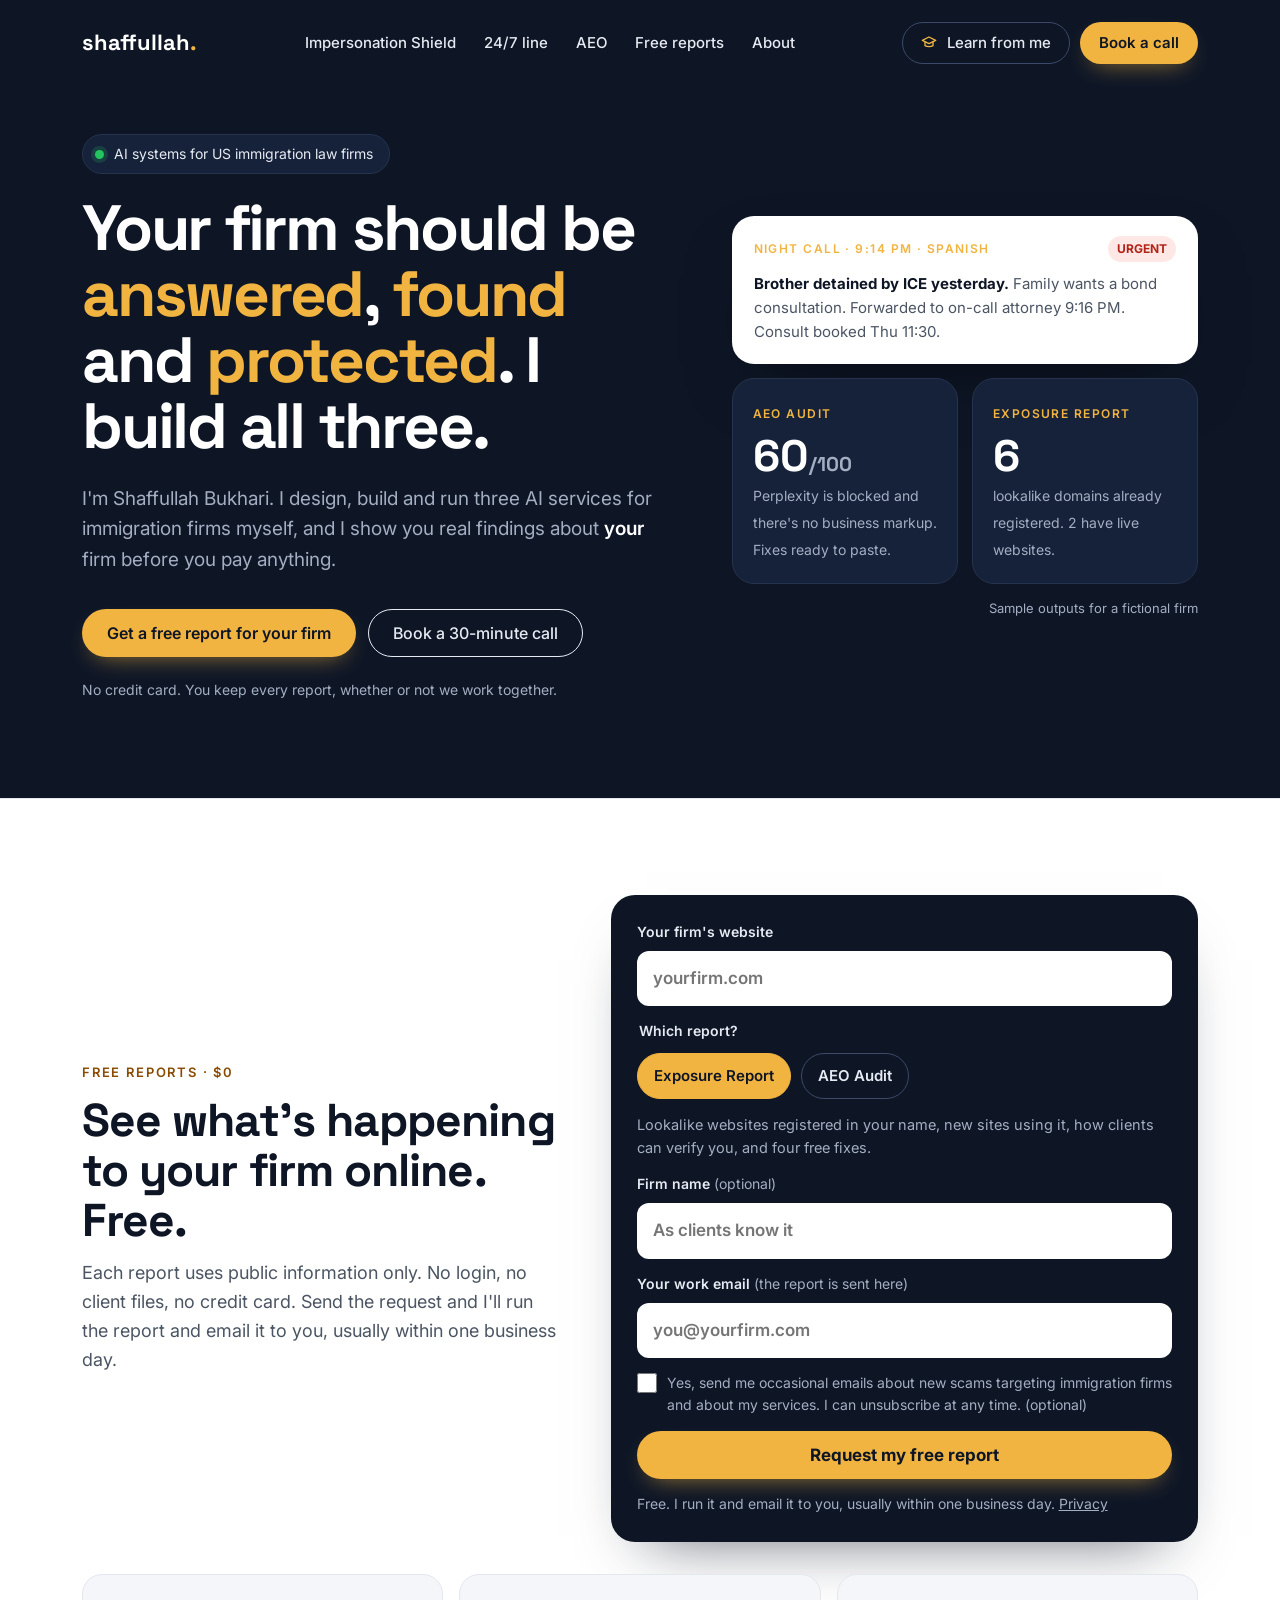
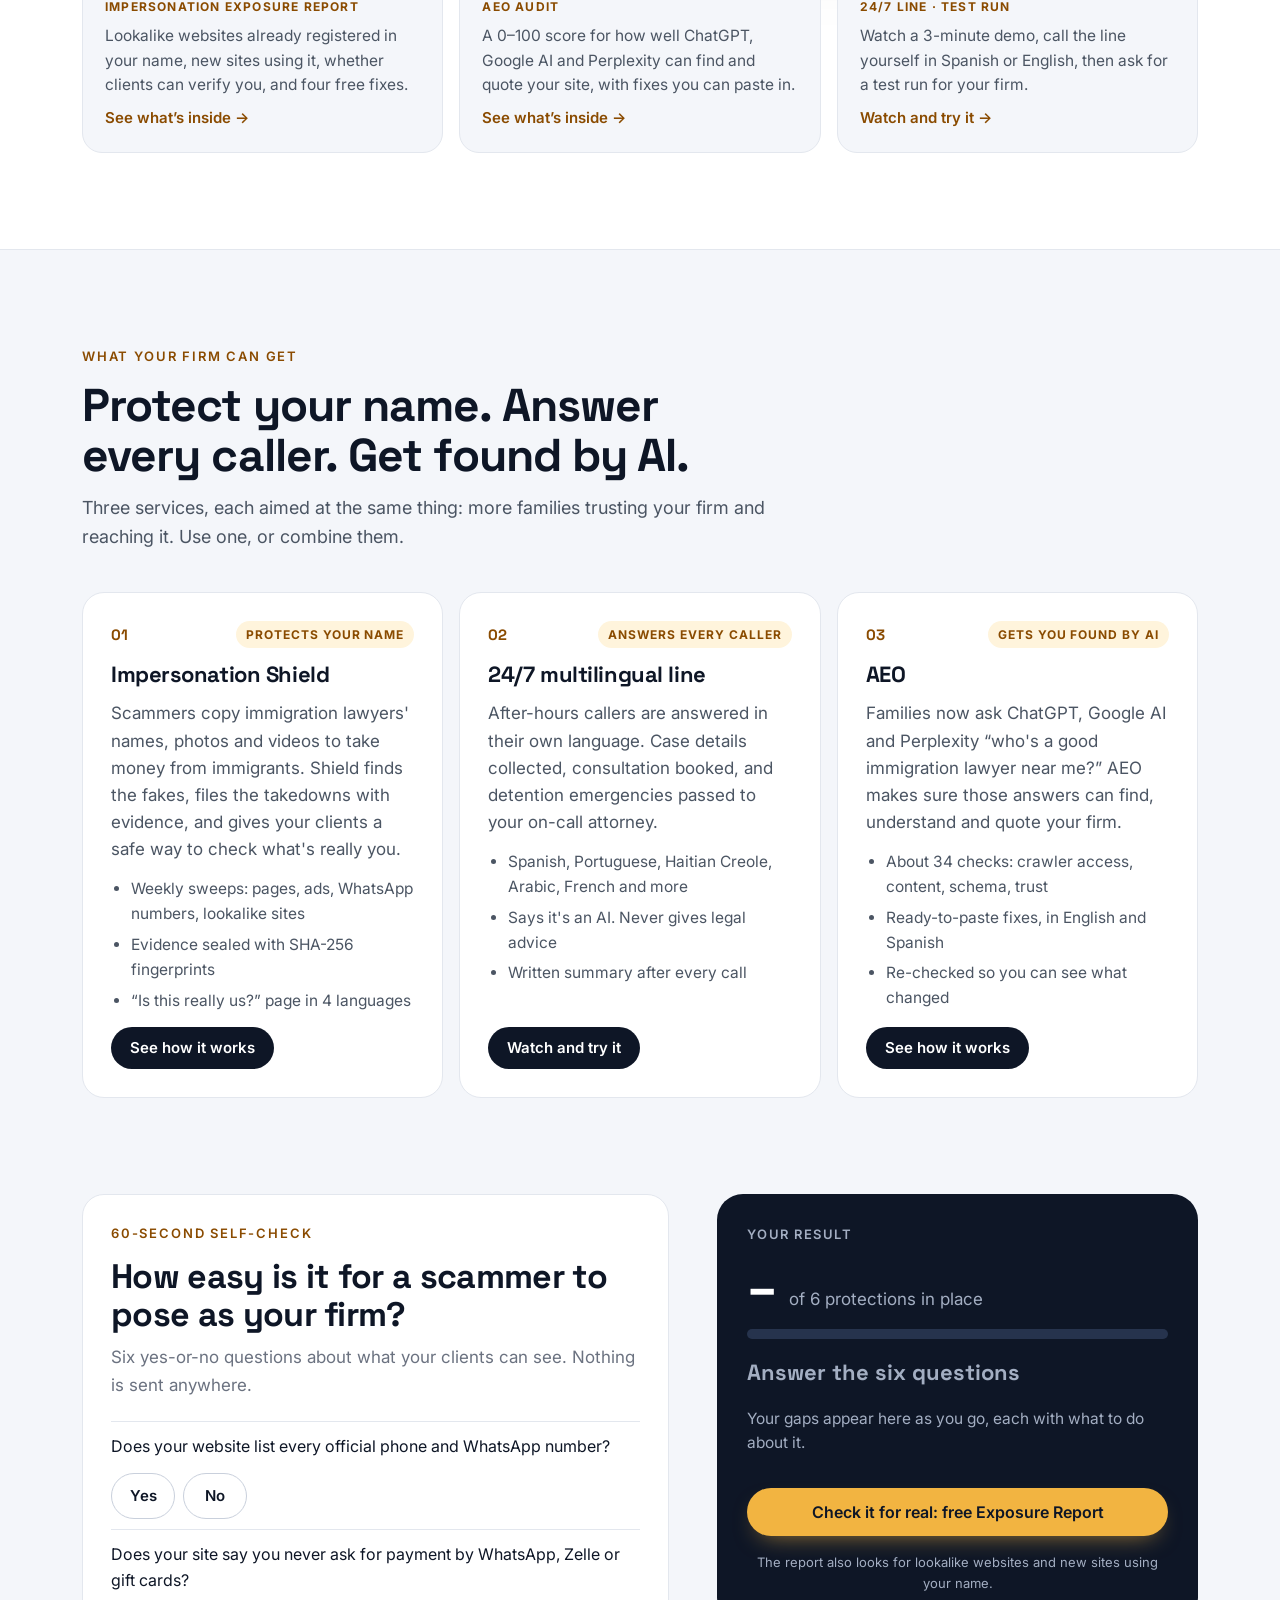
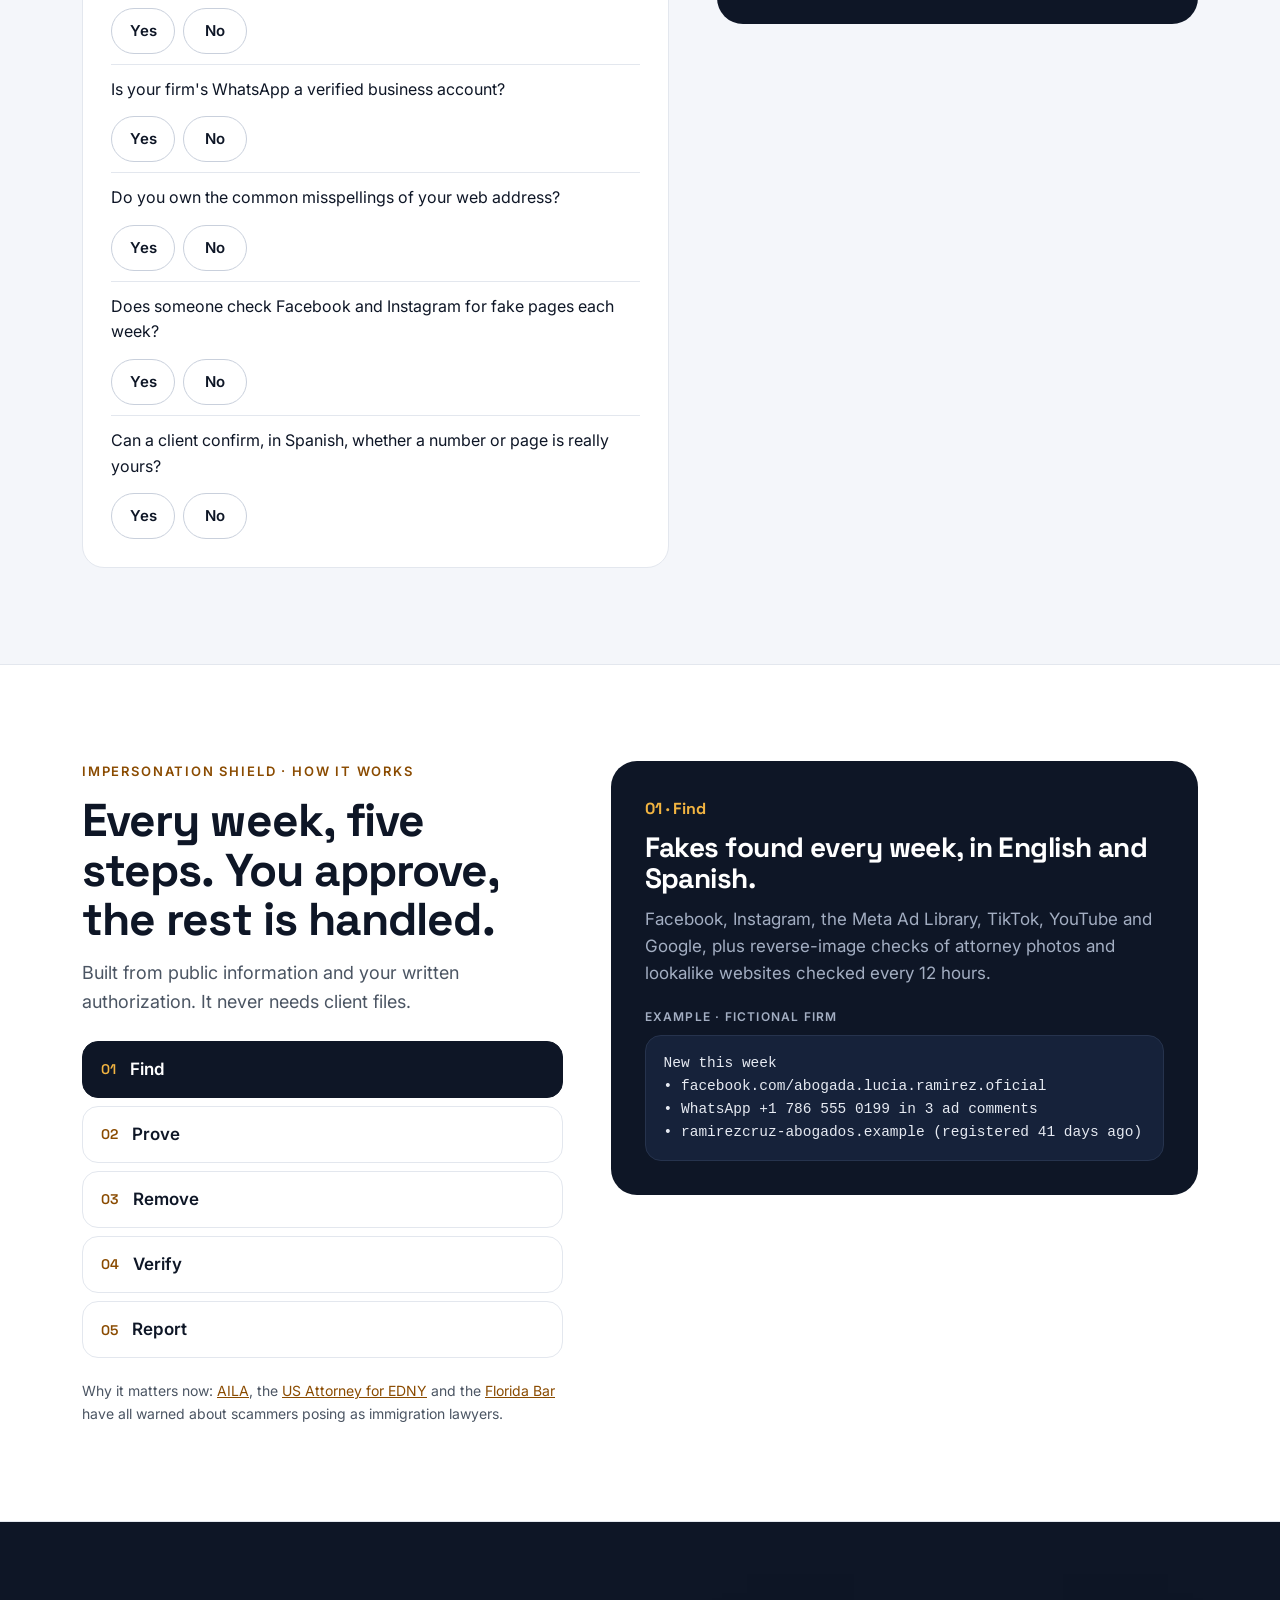
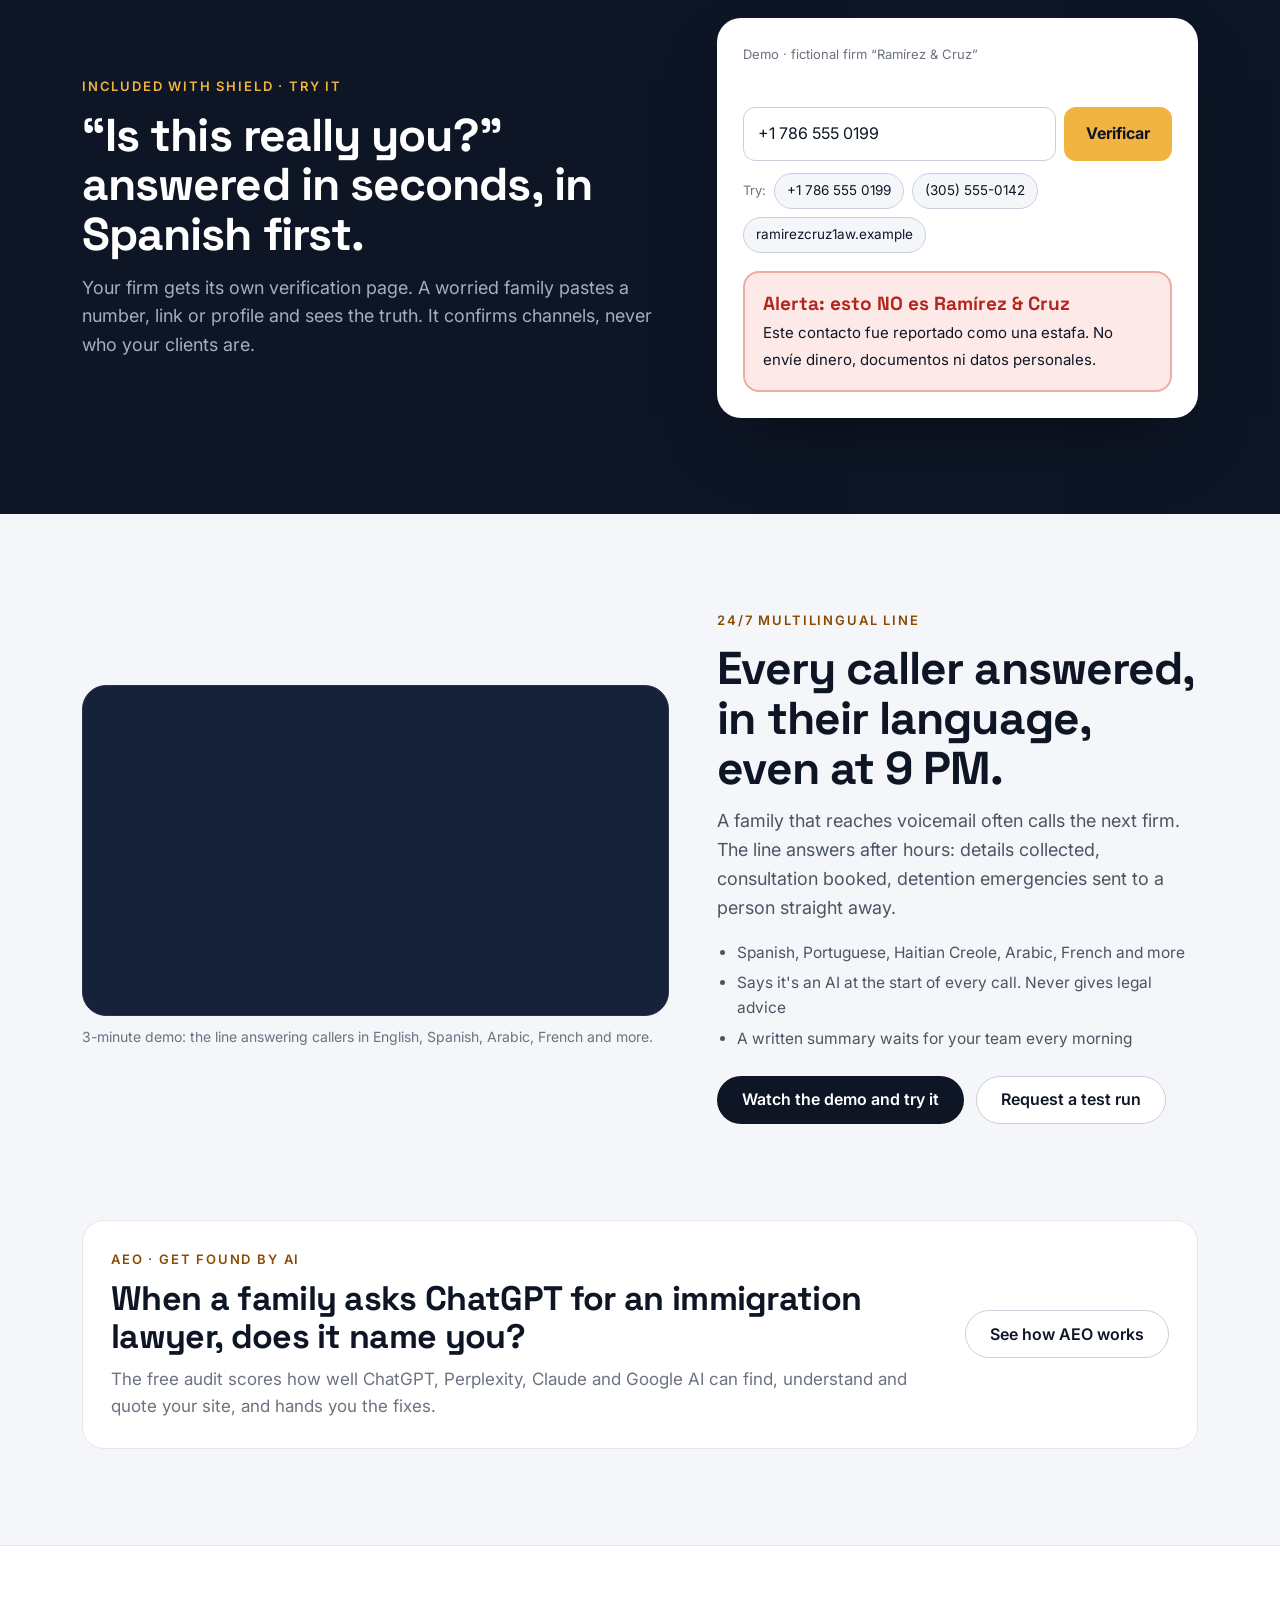
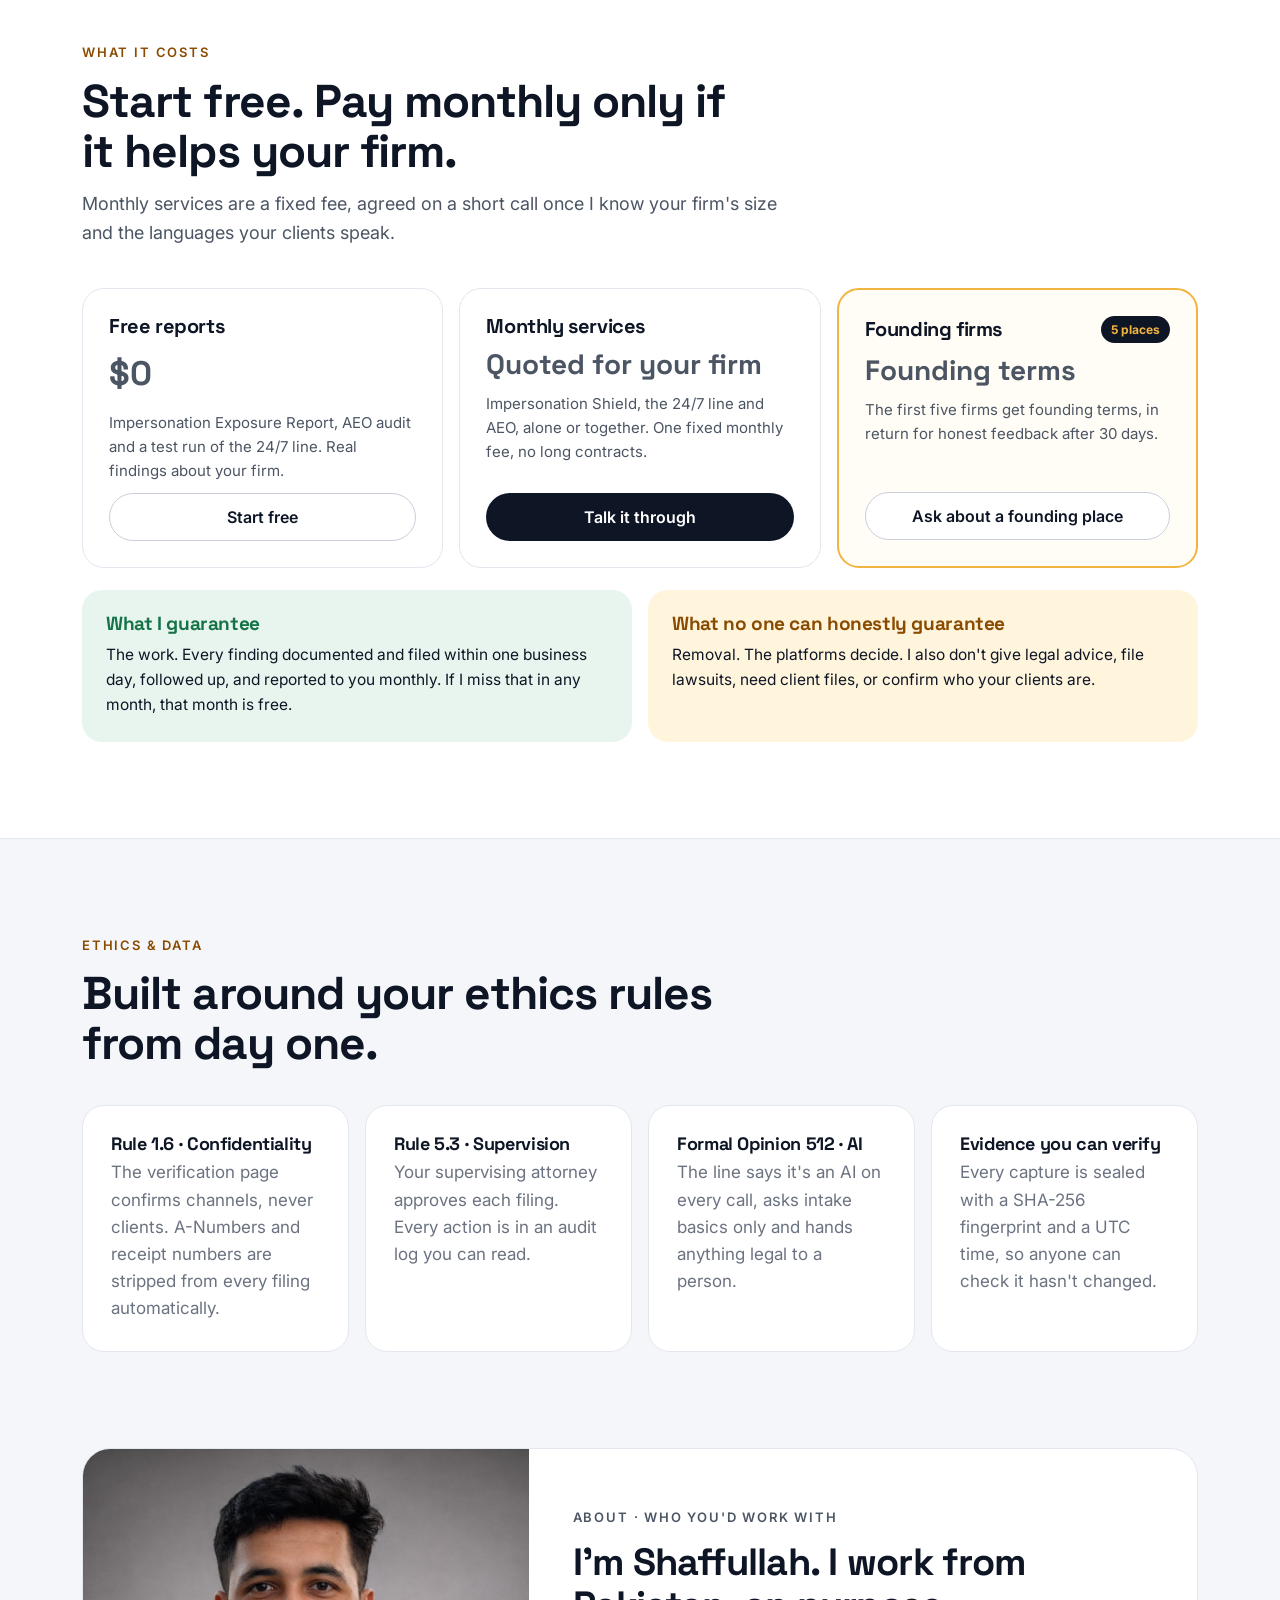
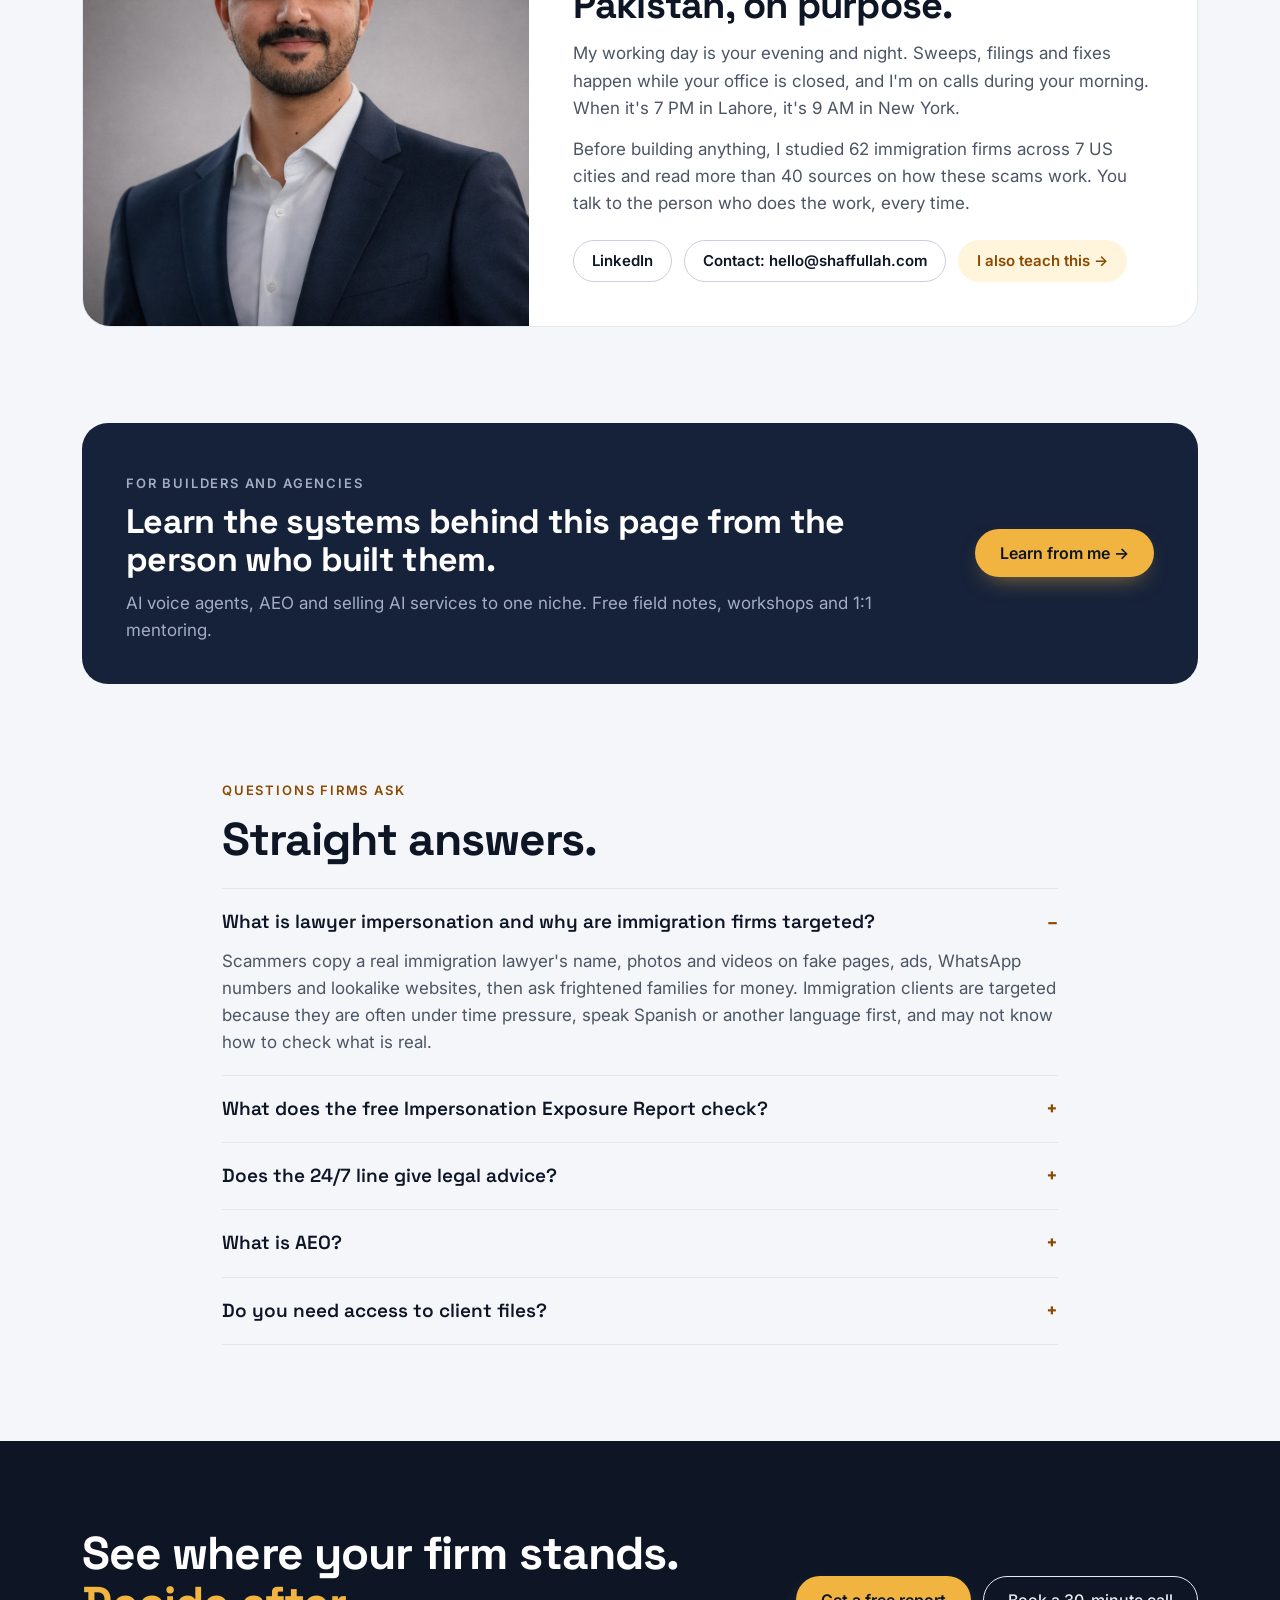
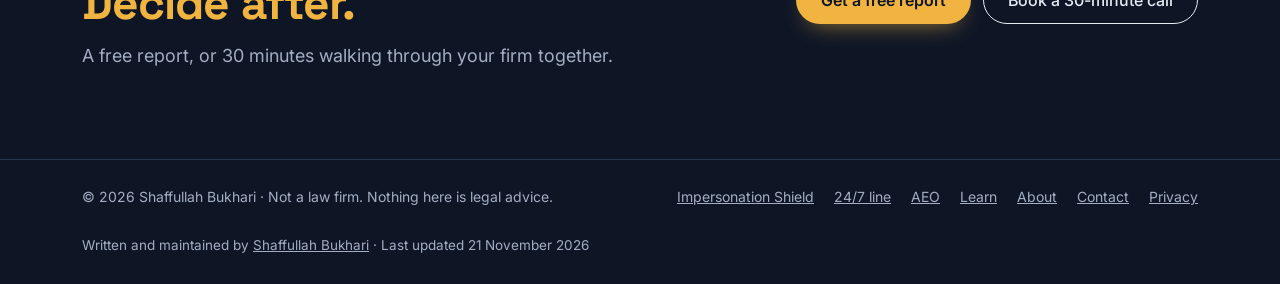
<file: index.html>
<!doctype html>
<html lang="en">
<head>
<meta charset="utf-8">
<meta name="viewport" content="width=device-width, initial-scale=1">
<title>AI for US Immigration Law Firms | Shaffullah Bukhari</title>
<meta name="description" content="Impersonation protection, a 24/7 multilingual phone line and AEO for US immigration law firms. Start with a free report on your own firm.">
<link rel="canonical" href="https://shaffullah.com/">
<meta property="og:type" content="website">
<meta property="og:site_name" content="Shaffullah Bukhari">
<meta property="og:url" content="https://shaffullah.com/">
<meta property="og:title" content="Your firm should be answered, found and protected">
<meta property="og:description" content="AI systems for US immigration law firms: impersonation protection, a 24/7 multilingual line and AEO. Free reports on your own firm.">
<meta property="og:image" content="https://shaffullah.com/assets/img/og-card.png">
<meta property="og:image:width" content="1200">
<meta property="og:image:height" content="630">
<meta name="twitter:card" content="summary_large_image">
<link rel="icon" href="/assets/img/favicon.svg" type="image/svg+xml">
<link rel="preconnect" href="https://fonts.googleapis.com">
<link rel="preconnect" href="https://fonts.gstatic.com" crossorigin>
<link rel="stylesheet" href="https://fonts.googleapis.com/css2?family=Inter:wght@400;500;600;700&family=Space+Grotesk:wght@500;600;700&display=swap">
<link rel="stylesheet" href="/assets/css/site.css">
<script src="/assets/js/site.js" defer></script>
<script type="application/ld+json">
{
  "@context": "https://schema.org",
  "@graph": [
    {
      "@type": "ProfessionalService",
      "@id": "https://shaffullah.com/#business",
      "name": "Shaffullah Bukhari",
      "description": "AI systems for US immigration law firms: impersonation protection (Impersonation Shield), a 24/7 multilingual AI phone line and Answer Engine Optimization (AEO).",
      "url": "https://shaffullah.com/",
      "email": "hello@shaffullah.com",
      "image": "https://shaffullah.com/assets/img/shaffullah-bukhari.webp",
      "logo": "https://shaffullah.com/assets/img/favicon.svg",
      "founder": { "@id": "https://shaffullah.com/#person" },
      "areaServed": { "@type": "Country", "name": "United States" },
      "knowsLanguage": ["en", "es"],
      "sameAs": ["https://www.linkedin.com/in/shaffullah-bukhari/"],
      "hasOfferCatalog": {
        "@type": "OfferCatalog",
        "name": "Services for immigration law firms",
        "itemListElement": [
          { "@type": "Offer", "itemOffered": { "@type": "Service", "name": "Impersonation Shield", "description": "Weekly sweeps for fake pages, ads, WhatsApp numbers and lookalike websites; takedowns filed with sealed evidence; a Spanish-first “Is this really us?” verification page." } },
          { "@type": "Offer", "itemOffered": { "@type": "Service", "name": "24/7 multilingual phone line", "description": "An AI line that answers after-hours callers in their language, takes intake details, books consultations and sends detention emergencies to the on-call attorney." } },
          { "@type": "Offer", "itemOffered": { "@type": "Service", "name": "AEO (Answer Engine Optimization)", "description": "Making a firm's website easy for ChatGPT, Perplexity, Claude and Google AI Overviews to find, understand and quote." } },
          { "@type": "Offer", "price": "0", "priceCurrency": "USD", "itemOffered": { "@type": "Service", "name": "Free Impersonation Exposure Report" } }
        ]
      }
    },
    {
      "@type": "Person",
      "@id": "https://shaffullah.com/#person",
      "name": "Shaffullah Bukhari",
      "jobTitle": "Builds and runs AI systems for US immigration law firms",
      "url": "https://shaffullah.com/#about",
      "image": "https://shaffullah.com/assets/img/shaffullah-bukhari.webp",
      "email": "hello@shaffullah.com",
      "sameAs": ["https://www.linkedin.com/in/shaffullah-bukhari/"]
    },
    {
      "@type": "WebSite",
      "@id": "https://shaffullah.com/#website",
      "name": "Shaffullah Bukhari",
      "url": "https://shaffullah.com/",
      "publisher": { "@id": "https://shaffullah.com/#business" }
    },
    {
      "@type": "WebPage",
      "@id": "https://shaffullah.com/#webpage",
      "url": "https://shaffullah.com/",
      "name": "AI for US Immigration Law Firms | Shaffullah Bukhari",
      "isPartOf": { "@id": "https://shaffullah.com/#website" },
      "about": { "@id": "https://shaffullah.com/#business" },
      "author": { "@id": "https://shaffullah.com/#person" },
      "dateModified": "2026-11-21",
      "inLanguage": "en"
    },
    {
      "@type": "FAQPage",
      "@id": "https://shaffullah.com/#faq",
      "mainEntity": [
        { "@type": "Question", "name": "What is lawyer impersonation and why are immigration firms targeted?", "acceptedAnswer": { "@type": "Answer", "text": "Scammers copy a real immigration lawyer's name, photos and videos on fake pages, ads, WhatsApp numbers and lookalike websites, then ask frightened families for money. Immigration clients are targeted because they are often under time pressure, speak Spanish or another language first, and may not know how to check what is real." } },
        { "@type": "Question", "name": "What does the free Impersonation Exposure Report check?", "acceptedAnswer": { "@type": "Answer", "text": "It checks up to 600 lookalike versions of your web address, new websites using your name in public certificate logs, whether clients can verify your real channels on your website, your email spoofing protection (DMARC), and where to report each finding. It uses public information only." } },
        { "@type": "Question", "name": "Does the 24/7 line give legal advice?", "acceptedAnswer": { "@type": "Answer", "text": "No. It says it is an AI at the start of every call, collects intake basics, books consultations and sends urgent calls such as detentions to a person. Anything legal goes to your team." } },
        { "@type": "Question", "name": "What is AEO?", "acceptedAnswer": { "@type": "Answer", "text": "AEO (Answer Engine Optimization) makes a website easy for AI assistants such as ChatGPT, Perplexity, Claude and Google AI Overviews to find, understand and quote, so your firm can be named when a family asks them for an immigration lawyer." } },
        { "@type": "Question", "name": "Do you need access to client files?", "acceptedAnswer": { "@type": "Answer", "text": "No. Every service works from public information and your written authorization. The verification page confirms official channels, never who your clients are, in line with ABA Model Rule 1.6." } }
      ]
    }
  ]
}
</script>
</head>
<body>
<a class="skip" href="#main">Skip to content</a>

<header class="site-head on-dark">
  <div class="wrap nav-bar">
    <a class="logo" href="/">shaffullah<span>.</span></a>
    <nav class="navlinks" aria-label="Main">
      <a href="/shield/">Impersonation Shield</a>
      <a href="/line/">24/7 line</a>
      <a href="/aeo/">AEO</a>
      <a href="/#reports">Free reports</a>
      <a href="/#about">About</a>
    </nav>
    <div class="nav-ctas">
      <a class="btn btn-ghost-dark btn-sm" href="/learn/">
        <svg width="16" height="16" viewBox="0 0 24 24" fill="none" stroke="#F2B441" stroke-width="2" stroke-linecap="round" stroke-linejoin="round" aria-hidden="true"><path d="M2 8l10-5 10 5-10 5z"/><path d="M6 10.5V16c3 2 9 2 12 0v-5.5"/></svg>
        Learn from me
      </a>
      <a class="btn btn-amber btn-sm" href="https://calendly.com/bukharishaffullah/30min">Book a call</a>
      <details class="mnav"><summary aria-label="Open menu">Menu</summary><nav class="mnav-panel" aria-label="Menu"><a href="/shield/">Impersonation Shield</a><a href="/line/">24/7 line</a><a href="/aeo/">AEO</a><a href="/#reports">Free reports</a><a href="/learn/">Learn from me</a><a href="/#about">About</a><a href="https://calendly.com/bukharishaffullah/30min">Book a call</a></nav></details>
    </div>
  </div>

  <div class="wrap hero hero-grid" id="top">
    <div>
      <p class="pill-status"><i aria-hidden="true"></i>AI systems for US immigration law firms</p>
      <h1 class="h1">Your firm should be <span class="amber">answered</span>, <span class="amber">found</span> and <span class="amber">protected</span>. I build all three.</h1>
      <p class="lead">I'm Shaffullah Bukhari. I design, build and run three AI services for immigration firms myself, and I show you real findings about <b>your</b> firm before you pay anything.</p>
      <div class="btn-row">
        <a class="btn btn-amber" href="#reports">Get a free report for your firm</a>
        <a class="btn btn-outline-dark" href="https://calendly.com/bukharishaffullah/30min">Book a 30-minute call</a>
      </div>
      <p class="fine">No credit card. You keep every report, whether or not we work together.</p>
    </div>
    <div class="stack" aria-label="Sample outputs for a fictional firm">
      <div class="proof-card">
        <div class="proof-top"><span class="tag">Night call · 9:14 PM · Spanish</span><span class="badge-red">URGENT</span></div>
        <p><b>Brother detained by ICE yesterday.</b> Family wants a bond consultation. Forwarded to on-call attorney 9:16 PM. Consult booked Thu 11:30.</p>
      </div>
      <div class="proof-pair">
        <a class="proof-mini" href="/aeo/">
          <span class="tag">AEO audit</span>
          <span class="big">60<small>/100</small></span>
          <span>Perplexity is blocked and there's no business markup. Fixes ready to paste.</span>
        </a>
        <a class="proof-mini" href="/shield/">
          <span class="tag">Exposure report</span>
          <span class="big">6</span>
          <span>lookalike domains already registered. 2 have live websites.</span>
        </a>
      </div>
      <p class="stack-note">Sample outputs for a fictional firm</p>
    </div>
  </div>
</header>

<main id="main">

  <!-- FREE REPORTS -->
  <section id="reports" class="band-white">
    <div class="wrap section">
      <div class="two two-910">
        <div>
          <p class="eyebrow">Free reports · $0</p>
          <h2 class="h2">See what's happening to your firm online. Free.</h2>
          <p class="sub">Each report uses public information only. No login, no client files, no credit card. Send the request and I'll run the report and email it to you, usually within one business day.</p>
        </div>
        <form class="report-form" data-report-form action="https://formsubmit.co/hello@shaffullah.com" method="post">
          <input type="hidden" name="_subject" value="Free report request">
          <input type="hidden" name="_captcha" value="false">
          <input type="hidden" name="_template" value="table">
          <input type="hidden" name="_next" value="https://shaffullah.com/thanks/">
          <label for="rf-site">Your firm's website
            <input id="rf-site" name="website" type="text" inputmode="url" autocomplete="url" placeholder="yourfirm.com" required maxlength="200">
          </label>
          <fieldset>
            <legend>Which report?</legend>
            <div class="choices">
              <label class="choice"><input type="radio" name="report" value="exposure" checked><span>Exposure Report</span></label>
              <label class="choice"><input type="radio" name="report" value="aeo"><span>AEO Audit</span></label>
            </div>
          </fieldset>
          <p class="report-blurb" data-blurb aria-live="polite"></p>
          <label for="rf-firm">Firm name <span class="opt-dark">(optional)</span>
            <input id="rf-firm" name="firm" type="text" autocomplete="organization" placeholder="As clients know it" maxlength="120">
          </label>
          <label for="rf-email">Your work email <span class="opt-dark">(the report is sent here)</span>
            <input id="rf-email" name="email" type="email" autocomplete="email" placeholder="you@yourfirm.com" required maxlength="200">
          </label>
          <label class="consent-dark"><input type="checkbox" name="consent" value="1"><span>Yes, send me occasional emails about new scams targeting immigration firms and about my services. I can unsubscribe at any time. <span class="opt-dark">(optional)</span></span></label>
          <div class="hp" aria-hidden="true"><label>Leave this empty<input type="text" name="_honey" tabindex="-1" autocomplete="off"></label></div>
          <button class="btn btn-amber" type="submit">Request my free report</button>
          <p class="form-msg" role="status" hidden></p>
          <p class="fine" style="margin: 0">Free. I run it and email it to you, usually within one business day. <a href="/privacy/" style="color: inherit">Privacy</a></p>
        </form>
      </div>
      <div class="grid-auto" style="margin-top: 32px">
        <a class="link-card" href="/shield/">
          <span class="tag">Impersonation Exposure Report</span>
          <p>Lookalike websites already registered in your name, new sites using it, whether clients can verify you, and four free fixes.</p>
          <span class="go">See what’s inside →</span>
        </a>
        <a class="link-card" href="/aeo/">
          <span class="tag">AEO Audit</span>
          <p>A 0–100 score for how well ChatGPT, Google AI and Perplexity can find and quote your site, with fixes you can paste in.</p>
          <span class="go">See what’s inside →</span>
        </a>
        <a class="link-card" href="/line/">
          <span class="tag">24/7 line · test run</span>
          <p>Watch a 3-minute demo, call the line yourself in Spanish or English, then ask for a test run for your firm.</p>
          <span class="go">Watch and try it →</span>
        </a>
      </div>
    </div>
  </section>

  <!-- SERVICES -->
  <section id="services" class="wrap section">
    <p class="eyebrow">What your firm can get</p>
    <h2 class="h2" style="max-width: 22ch">Protect your name. Answer every caller. Get found by AI.</h2>
    <p class="sub" style="margin-bottom: 40px">Three services, each aimed at the same thing: more families trusting your firm and reaching it. Use one, or combine them.</p>
    <div class="grid-auto">
      <article class="card svc">
        <div class="svc-top"><span class="svc-n">01</span><span class="chip">Protects your name</span></div>
        <h3>Impersonation Shield</h3>
        <p>Scammers copy immigration lawyers' names, photos and videos to take money from immigrants. Shield finds the fakes, files the takedowns with evidence, and gives your clients a safe way to check what's really you.</p>
        <ul>
          <li>Weekly sweeps: pages, ads, WhatsApp numbers, lookalike sites</li>
          <li>Evidence sealed with SHA-256 fingerprints</li>
          <li>“Is this really us?” page in 4 languages</li>
        </ul>
        <a class="btn btn-navy btn-sm" href="/shield/">See how it works</a>
      </article>
      <article class="card svc">
        <div class="svc-top"><span class="svc-n">02</span><span class="chip">Answers every caller</span></div>
        <h3>24/7 multilingual line</h3>
        <p>After-hours callers are answered in their own language. Case details collected, consultation booked, and detention emergencies passed to your on-call attorney.</p>
        <ul>
          <li>Spanish, Portuguese, Haitian Creole, Arabic, French and more</li>
          <li>Says it's an AI. Never gives legal advice</li>
          <li>Written summary after every call</li>
        </ul>
        <a class="btn btn-navy btn-sm" href="/line/">Watch and try it</a>
      </article>
      <article class="card svc">
        <div class="svc-top"><span class="svc-n">03</span><span class="chip">Gets you found by AI</span></div>
        <h3>AEO</h3>
        <p>Families now ask ChatGPT, Google AI and Perplexity “who's a good immigration lawyer near me?” AEO makes sure those answers can find, understand and quote your firm.</p>
        <ul>
          <li>About 34 checks: crawler access, content, schema, trust</li>
          <li>Ready-to-paste fixes, in English and Spanish</li>
          <li>Re-checked so you can see what changed</li>
        </ul>
        <a class="btn btn-navy btn-sm" href="/aeo/">See how it works</a>
      </article>
    </div>
  </section>

  <!-- SELF-CHECK -->
  <section id="check" class="wrap" style="padding-bottom: 96px">
    <div class="two two-1109 top-align">
      <div class="card" id="self-check">
        <p class="eyebrow">60-second self-check</p>
        <h2 class="h2-sm">How easy is it for a scammer to pose as your firm?</h2>
        <p class="muted" style="margin: 10px 0 22px">Six yes-or-no questions about what your clients can see. Nothing is sent anywhere.</p>
        <div class="qrow" data-id="listed" data-gap="Your official numbers aren’t listed" data-fix="List every real number on one page. Scammers rely on clients not knowing which numbers are yours.">
          <span>Does your website list every official phone and WhatsApp number?</span>
          <span class="yn"><button type="button" class="y" data-v="yes" aria-pressed="false">Yes</button><button type="button" class="n" data-v="no" aria-pressed="false">No</button></span>
        </div>
        <div class="qrow" data-id="payment" data-gap="No payment warning" data-fix="One line in Spanish and English stops the most common scam script.">
          <span>Does your site say you never ask for payment by WhatsApp, Zelle or gift cards?</span>
          <span class="yn"><button type="button" class="y" data-v="yes" aria-pressed="false">Yes</button><button type="button" class="n" data-v="no" aria-pressed="false">No</button></span>
        </div>
        <div class="qrow" data-id="verified" data-gap="WhatsApp isn’t verified" data-fix="A verified business account shows your firm’s name, so clients can tell it apart from copies.">
          <span>Is your firm's WhatsApp a verified business account?</span>
          <span class="yn"><button type="button" class="y" data-v="yes" aria-pressed="false">Yes</button><button type="button" class="n" data-v="no" aria-pressed="false">No</button></span>
        </div>
        <div class="qrow" data-id="domains" data-gap="Lookalike addresses are open" data-fix="Scammers register addresses one letter off yours. The free report shows which are already taken.">
          <span>Do you own the common misspellings of your web address?</span>
          <span class="yn"><button type="button" class="y" data-v="yes" aria-pressed="false">Yes</button><button type="button" class="n" data-v="no" aria-pressed="false">No</button></span>
        </div>
        <div class="qrow" data-id="sweeps" data-gap="No one is watching for fakes" data-fix="Fakes often run for weeks before a client mentions one. A weekly check catches them early.">
          <span>Does someone check Facebook and Instagram for fake pages each week?</span>
          <span class="yn"><button type="button" class="y" data-v="yes" aria-pressed="false">Yes</button><button type="button" class="n" data-v="no" aria-pressed="false">No</button></span>
        </div>
        <div class="qrow" data-id="verify" data-gap="Clients can’t verify you" data-fix="A simple “Is this really us?” page answers worried families in seconds.">
          <span>Can a client confirm, in Spanish, whether a number or page is really yours?</span>
          <span class="yn"><button type="button" class="y" data-v="yes" aria-pressed="false">Yes</button><button type="button" class="n" data-v="no" aria-pressed="false">No</button></span>
        </div>
      </div>
      <div class="result-card" aria-live="polite">
        <span class="label">Your result</span>
        <div class="score-line"><b id="sc-in-place">–</b><span>of 6 protections in place</span></div>
        <div class="meter"><span id="sc-meter"></span></div>
        <p class="level" id="sc-level">Answer the six questions</p>
        <p id="sc-body" style="color: var(--muted-light); font-size: 15.5px">Your gaps appear here as you go, each with what to do about it.</p>
        <ul class="gap-list" id="sc-gaps"></ul>
        <a class="btn btn-amber" data-link="exposure" href="#reports">Check it for real: free Exposure Report</a>
        <span class="fine" style="text-align: center; font-size: 13px">The report also looks for lookalike websites and new sites using your name.</span>
      </div>
    </div>
  </section>

  <!-- SHIELD -->
  <section id="shield" class="band-white">
    <div class="wrap section two two-910 top-align">
      <div>
        <p class="eyebrow">Impersonation Shield · how it works</p>
        <h2 class="h2">Every week, five steps. You approve, the rest is handled.</h2>
        <p class="sub" style="margin-bottom: 24px">Built from public information and your written authorization. It never needs client files.</p>
        <div class="steps" id="shield-steps" role="tablist" aria-label="Impersonation Shield steps" aria-orientation="vertical">
          <button type="button" role="tab" id="tab-find" aria-controls="panel-find" aria-selected="true"><span>01</span>Find</button>
          <button type="button" role="tab" id="tab-prove" aria-controls="panel-prove" aria-selected="false" tabindex="-1"><span>02</span>Prove</button>
          <button type="button" role="tab" id="tab-remove" aria-controls="panel-remove" aria-selected="false" tabindex="-1"><span>03</span>Remove</button>
          <button type="button" role="tab" id="tab-verify" aria-controls="panel-verify" aria-selected="false" tabindex="-1"><span>04</span>Verify</button>
          <button type="button" role="tab" id="tab-report" aria-controls="panel-report" aria-selected="false" tabindex="-1"><span>05</span>Report</button>
        </div>
        <p class="sources">Why it matters now: <a href="https://www.aila.org/library/think-immigration-immigration-scam-surge-threatens-clients-and-legal-providers">AILA</a>, the <a href="https://www.justice.gov/usao-edny/pr/five-defendants-charged-impersonating-immigration-judges-law-enforcement-officers-and">US Attorney for EDNY</a> and the <a href="https://www.floridabar.org/the-florida-bar-news/fraudsters-are-impersonating-attorneys-in-immigration-scheme/">Florida Bar</a> have all warned about scammers posing as immigration lawyers.</p>
      </div>
      <div>
        <div class="step-panel" role="tabpanel" id="panel-find" aria-labelledby="tab-find">
          <span class="tag">01 · Find</span>
          <h3>Fakes found every week, in English and Spanish.</h3>
          <p>Facebook, Instagram, the Meta Ad Library, TikTok, YouTube and Google, plus reverse-image checks of attorney photos and lookalike websites checked every 12 hours.</p>
          <p class="small-cap">Example · fictional firm</p>
          <pre class="mono-box">New this week
• facebook.com/abogada.lucia.ramirez.oficial
• WhatsApp +1 786 555 0199 in 3 ad comments
• ramirezcruz-abogados.example (registered 41 days ago)</pre>
        </div>
        <div class="step-panel" role="tabpanel" id="panel-prove" aria-labelledby="tab-prove" hidden>
          <span class="tag">02 · Prove</span>
          <h3>Evidence platforms and the FTC accept.</h3>
          <p>Screenshots, page source and links, each sealed with a SHA-256 fingerprint and a UTC timestamp, bundled into one verifiable evidence pack.</p>
          <p class="small-cap">Example · fictional firm</p>
          <pre class="mono-box">Screenshot — fake page    2026-11-20 03:14 UTC
SHA-256 325889580c1ad9583b23f2c55618399b…
Page source — 200 OK      2026-11-20 03:14 UTC
SHA-256 25ddf2c883e0d1958ea971d279a7e4f0…</pre>
        </div>
        <div class="step-panel" role="tabpanel" id="panel-remove" aria-labelledby="tab-remove" hidden>
          <span class="tag">03 · Remove</span>
          <h3>The right report, on the right form, every time.</h3>
          <p>Impersonation reports, copyright notices for copied videos and abuse reports to registrars and hosts. Your supervising attorney approves each filing; every case is tracked until it closes.</p>
          <p class="small-cap">Example · fictional firm</p>
          <pre class="mono-box">✓ Facebook impersonation (person)   filed
✓ Google Safe Browsing             filed
○ Registrar abuse report           awaiting approval
○ FTC + IC3 packet                 ready to send</pre>
        </div>
        <div class="step-panel" role="tabpanel" id="panel-verify" aria-labelledby="tab-verify" hidden>
          <span class="tag">04 · Verify</span>
          <h3>A safe way for families to check what's real.</h3>
          <p>Your own “Is this really us?” page in Spanish, English, Portuguese and Haitian Creole, plus an optional 24/7 phone line for callers who would rather ask.</p>
          <p class="small-cap">Example · fictional firm</p>
          <pre class="mono-box">¿Es realmente su firma?
+1 786 555 0199  →  ALERTA: esto NO es la firma
(305) 555-0142   →  Sí, es un canal oficial</pre>
        </div>
        <div class="step-panel" role="tabpanel" id="panel-report" aria-labelledby="tab-report" hidden>
          <span class="tag">05 · Report</span>
          <h3>One page a month, with your real numbers.</h3>
          <p>Fakes found, fakes removed, median time to removal and verification checks handled, measured from your own cases, not industry claims.</p>
          <p class="small-cap">Example · fictional firm</p>
          <pre class="mono-box">November
Found 14 · Removed 11 · Pending 3
Median time to removal: 1.6 days
Verification checks: 212</pre>
        </div>
      </div>
    </div>
  </section>

  <!-- VERIFY DEMO -->
  <section id="verify" class="band-navy on-dark">
    <div class="wrap section two two-1109">
      <div>
        <p class="eyebrow">Included with Shield · try it</p>
        <h2 class="h2">“Is this really you?” answered in seconds, in Spanish first.</h2>
        <p class="sub">Your firm gets its own verification page. A worried family pastes a number, link or profile and sees the truth. It confirms channels, never who your clients are.</p>
      </div>
      <div class="verify-card">
        <p class="muted" style="font-size: 13px">Demo · fictional firm “Ramírez &amp; Cruz”</p>
        <h3 lang="es">¿Es realmente Ramírez &amp; Cruz?</h3>
        <form class="verify-form" id="verify-form">
          <label for="verify-input" class="sr">Number, link or profile</label>
          <input id="verify-input" type="text" value="+1 786 555 0199" placeholder="Pegue un número o enlace" lang="es">
          <button type="submit" lang="es">Verificar</button>
        </form>
        <div class="samples"><span>Try:</span>
          <button type="button" data-sample="+1 786 555 0199">+1 786 555 0199</button>
          <button type="button" data-sample="(305) 555-0142">(305) 555-0142</button>
          <button type="button" data-sample="ramirezcruz1aw.example">ramirezcruz1aw.example</button>
        </div>
        <div id="verify-result" class="verdict v-bad" lang="es" aria-live="polite"><b>Alerta: esto NO es Ramírez &amp; Cruz</b><span>Este contacto fue reportado como una estafa. No envíe dinero, documentos ni datos personales.</span></div>
      </div>
    </div>
  </section>

  <!-- 24/7 LINE -->
  <section id="line" class="wrap section">
    <div class="two two-1109">
      <div>
        <div class="video"><iframe src="https://www.loom.com/embed/ceb4545b58cf4a27a87f70f1fd26960a" title="3-minute demo of the 24/7 multilingual line" allow="fullscreen; picture-in-picture"></iframe></div>
        <p class="muted" style="margin-top: 10px; font-size: 14px">3-minute demo: the line answering callers in English, Spanish, Arabic, French and more.</p>
      </div>
      <div>
        <p class="eyebrow">24/7 multilingual line</p>
        <h2 class="h2">Every caller answered, in their language, even at 9 PM.</h2>
        <p class="sub" style="margin-bottom: 18px">A family that reaches voicemail often calls the next firm. The line answers after hours: details collected, consultation booked, detention emergencies sent to a person straight away.</p>
        <ul class="ticks" style="margin-bottom: 24px">
          <li>Spanish, Portuguese, Haitian Creole, Arabic, French and more</li>
          <li>Says it's an AI at the start of every call. Never gives legal advice</li>
          <li>A written summary waits for your team every morning</li>
        </ul>
        <div class="btn-row">
          <a class="btn btn-navy" href="/line/">Watch the demo and try it</a>
          <a class="btn btn-outline" href="/line/#test-run">Request a test run</a>
        </div>
      </div>
    </div>
  </section>

  <!-- AEO -->
  <section id="aeo" class="wrap" style="padding-bottom: 96px">
    <div class="card" style="display: flex; flex-wrap: wrap; gap: 28px; align-items: center; justify-content: space-between">
      <div style="flex: 1 1 520px">
        <p class="eyebrow" style="margin-bottom: 10px">AEO · get found by AI</p>
        <h2 class="h2-sm">When a family asks ChatGPT for an immigration lawyer, does it name you?</h2>
        <p class="muted" style="margin-top: 10px">The free audit scores how well ChatGPT, Perplexity, Claude and Google AI can find, understand and quote your site, and hands you the fixes.</p>
      </div>
      <a class="btn btn-outline" href="/aeo/">See how AEO works</a>
    </div>
  </section>

  <!-- WHAT IT COSTS -->
  <section id="pricing" class="band-white">
    <div class="wrap section">
      <p class="eyebrow">What it costs</p>
      <h2 class="h2" style="max-width: 22ch">Start free. Pay monthly only if it helps your firm.</h2>
      <p class="sub" style="margin-bottom: 40px">Monthly services are a fixed fee, agreed on a short call once I know your firm's size and the languages your clients speak.</p>
      <div class="grid-auto-sm">
        <div class="price-card">
          <h3>Free reports</h3>
          <p class="price">$0</p>
          <p>Impersonation Exposure Report, AEO audit and a test run of the 24/7 line. Real findings about your firm.</p>
          <a class="btn btn-outline" href="#reports">Start free</a>
        </div>
        <div class="price-card">
          <h3>Monthly services</h3>
          <p class="price-sm">Quoted for your firm</p>
          <p>Impersonation Shield, the 24/7 line and AEO, alone or together. One fixed monthly fee, no long contracts.</p>
          <a class="btn btn-navy" href="https://calendly.com/bukharishaffullah/30min">Talk it through</a>
        </div>
        <div class="price-card featured">
          <div class="svc-top"><h3>Founding firms</h3><span class="badge-dark">5 places</span></div>
          <p class="price-sm">Founding terms</p>
          <p>The first five firms get founding terms, in return for honest feedback after 30 days.</p>
          <a class="btn btn-outline" href="mailto:hello@shaffullah.com?subject=Founding%20place">Ask about a founding place</a>
        </div>
      </div>
      <div class="grid-auto" style="margin-top: 22px">
        <div class="promise promise-good">
          <h3>What I guarantee</h3>
          <p>The work. Every finding documented and filed within one business day, followed up, and reported to you monthly. If I miss that in any month, that month is free.</p>
        </div>
        <div class="promise promise-honest">
          <h3>What no one can honestly guarantee</h3>
          <p>Removal. The platforms decide. I also don't give legal advice, file lawsuits, need client files, or confirm who your clients are.</p>
        </div>
      </div>
    </div>
  </section>

  <!-- ETHICS -->
  <section id="ethics" class="wrap section">
    <p class="eyebrow">Ethics &amp; data</p>
    <h2 class="h2" style="max-width: 24ch">Built around your ethics rules from day one.</h2>
    <div class="grid-auto-sm" style="margin-top: 36px">
      <div class="card"><h3 style="font-size: 18px; margin-bottom: 6px">Rule 1.6 · Confidentiality</h3><p class="muted">The verification page confirms channels, never clients. A-Numbers and receipt numbers are stripped from every filing automatically.</p></div>
      <div class="card"><h3 style="font-size: 18px; margin-bottom: 6px">Rule 5.3 · Supervision</h3><p class="muted">Your supervising attorney approves each filing. Every action is in an audit log you can read.</p></div>
      <div class="card"><h3 style="font-size: 18px; margin-bottom: 6px">Formal Opinion 512 · AI</h3><p class="muted">The line says it's an AI on every call, asks intake basics only and hands anything legal to a person.</p></div>
      <div class="card"><h3 style="font-size: 18px; margin-bottom: 6px">Evidence you can verify</h3><p class="muted">Every capture is sealed with a SHA-256 fingerprint and a UTC time, so anyone can check it hasn't changed.</p></div>
    </div>
  </section>

  <!-- ABOUT -->
  <section id="about" class="wrap" style="padding-bottom: 96px">
    <div class="about">
      <img src="/assets/img/shaffullah-bukhari.webp" alt="Shaffullah Bukhari" width="600" height="720" loading="lazy">
      <div class="about-body">
        <p class="eyebrow">About · who you'd work with</p>
        <h2 class="h2-sm" style="font-size: clamp(28px, 3.4vw, 38px)">I'm Shaffullah. I work from Pakistan, on purpose.</h2>
        <p>My working day is your evening and night. Sweeps, filings and fixes happen while your office is closed, and I'm on calls during your morning. When it's 7 PM in Lahore, it's 9 AM in New York.</p>
        <p>Before building anything, I studied 62 immigration firms across 7 US cities and read more than 40 sources on how these scams work. You talk to the person who does the work, every time.</p>
        <div class="btn-row" style="margin-top: 22px">
          <a class="btn btn-outline btn-sm" href="https://www.linkedin.com/in/shaffullah-bukhari/">LinkedIn</a>
          <a class="btn btn-outline btn-sm" href="mailto:hello@shaffullah.com">Contact: hello@shaffullah.com</a>
          <a class="btn btn-sm" style="background: var(--amber-soft); color: var(--amber-ink)" href="/learn/">I also teach this →</a>
        </div>
      </div>
    </div>
  </section>

  <!-- LEARN BAND -->
  <section class="wrap" style="padding-bottom: 96px" aria-label="Learn from me">
    <div class="learn-band">
      <div>
        <p class="eyebrow eyebrow-amber" style="margin-bottom: 10px">For builders and agencies</p>
        <h2 class="h2-sm">Learn the systems behind this page from the person who built them.</h2>
        <p>AI voice agents, AEO and selling AI services to one niche. Free field notes, workshops and 1:1 mentoring.</p>
      </div>
      <a class="btn btn-amber" href="/learn/">Learn from me →</a>
    </div>
  </section>

  <!-- FAQ -->
  <section id="faq" class="wrap" style="padding-bottom: 96px; max-width: 900px">
    <p class="eyebrow">Questions firms ask</p>
    <h2 class="h2" style="margin-bottom: 24px">Straight answers.</h2>
    <div class="faq">
      <details open>
        <summary>What is lawyer impersonation and why are immigration firms targeted?</summary>
        <p>Scammers copy a real immigration lawyer's name, photos and videos on fake pages, ads, WhatsApp numbers and lookalike websites, then ask frightened families for money. Immigration clients are targeted because they are often under time pressure, speak Spanish or another language first, and may not know how to check what is real.</p>
      </details>
      <details>
        <summary>What does the free Impersonation Exposure Report check?</summary>
        <p>It checks up to 600 lookalike versions of your web address, new websites using your name in public certificate logs, whether clients can verify your real channels on your website, your email spoofing protection (DMARC), and where to report each finding. It uses public information only.</p>
      </details>
      <details>
        <summary>Does the 24/7 line give legal advice?</summary>
        <p>No. It says it is an AI at the start of every call, collects intake basics, books consultations and sends urgent calls such as detentions to a person. Anything legal goes to your team.</p>
      </details>
      <details>
        <summary>What is AEO?</summary>
        <p>AEO (Answer Engine Optimization) makes a website easy for AI assistants such as ChatGPT, Perplexity, Claude and Google AI Overviews to find, understand and quote, so your firm can be named when a family asks them for an immigration lawyer.</p>
      </details>
      <details>
        <summary>Do you need access to client files?</summary>
        <p>No. Every service works from public information and your written authorization. The verification page confirms official channels, never who your clients are, in line with ABA Model Rule 1.6.</p>
      </details>
    </div>
  </section>
</main>

<footer class="band-navy on-dark" id="book">
  <div class="wrap cta-final">
    <div>
      <h2 class="h2">See where your firm stands. <span class="amber">Decide after.</span></h2>
      <p class="sub">A free report, or 30 minutes walking through your firm together.</p>
    </div>
    <div class="btn-row">
      <a class="btn btn-amber" href="#reports">Get a free report</a>
      <a class="btn btn-outline-dark" href="https://calendly.com/bukharishaffullah/30min">Book a 30-minute call</a>
    </div>
  </div>
  <div class="site-foot">
    <div class="wrap foot-row">
      <span>© 2026 Shaffullah Bukhari · Not a law firm. Nothing here is legal advice.</span>
      <span class="foot-links"><a href="/shield/">Impersonation Shield</a><a href="/line/">24/7 line</a><a href="/aeo/">AEO</a><a href="/learn/">Learn</a><a href="#about">About</a><a href="mailto:hello@shaffullah.com">Contact</a><a href="/privacy/">Privacy</a></span>
    </div>
    <p class="wrap byline">Written and maintained by <a href="#about">Shaffullah Bukhari</a> · Last updated <time datetime="2026-11-21">21 November 2026</time></p>
  </div>
</footer>
</body>
</html>
</file>
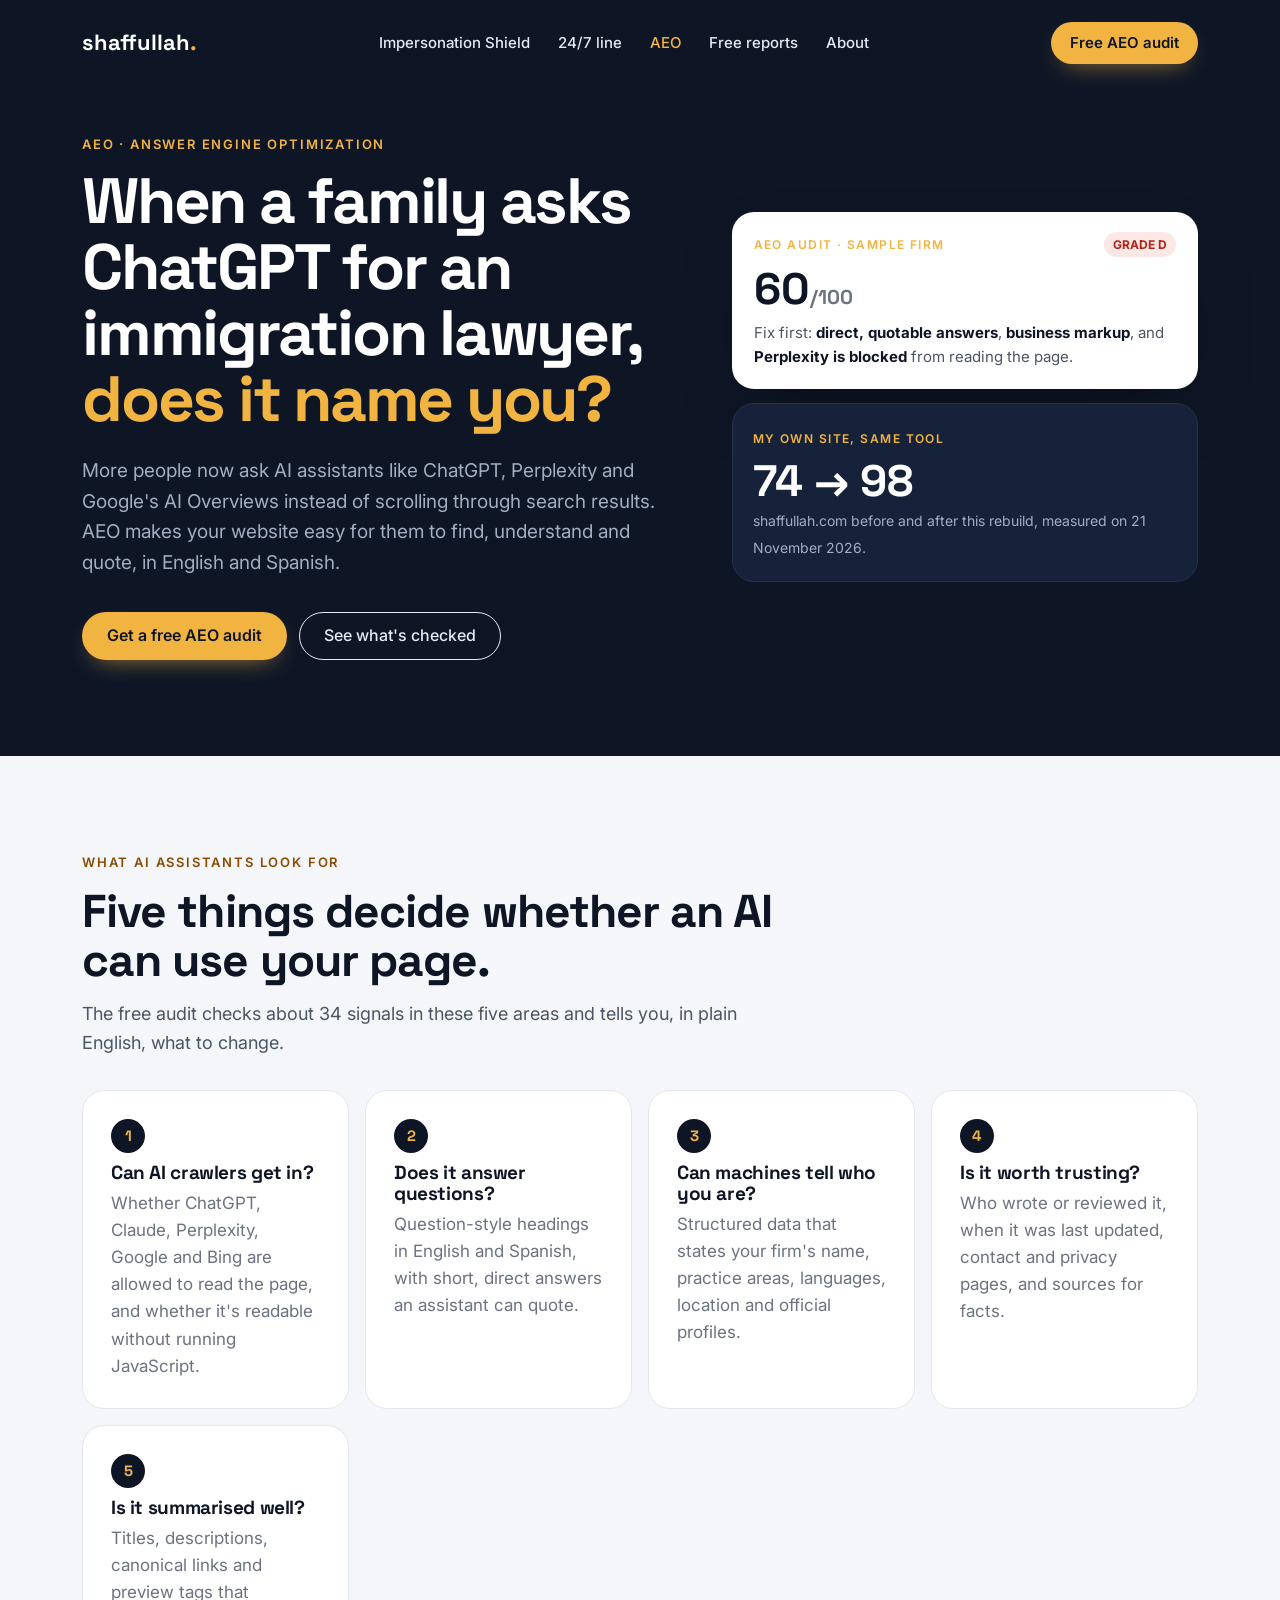
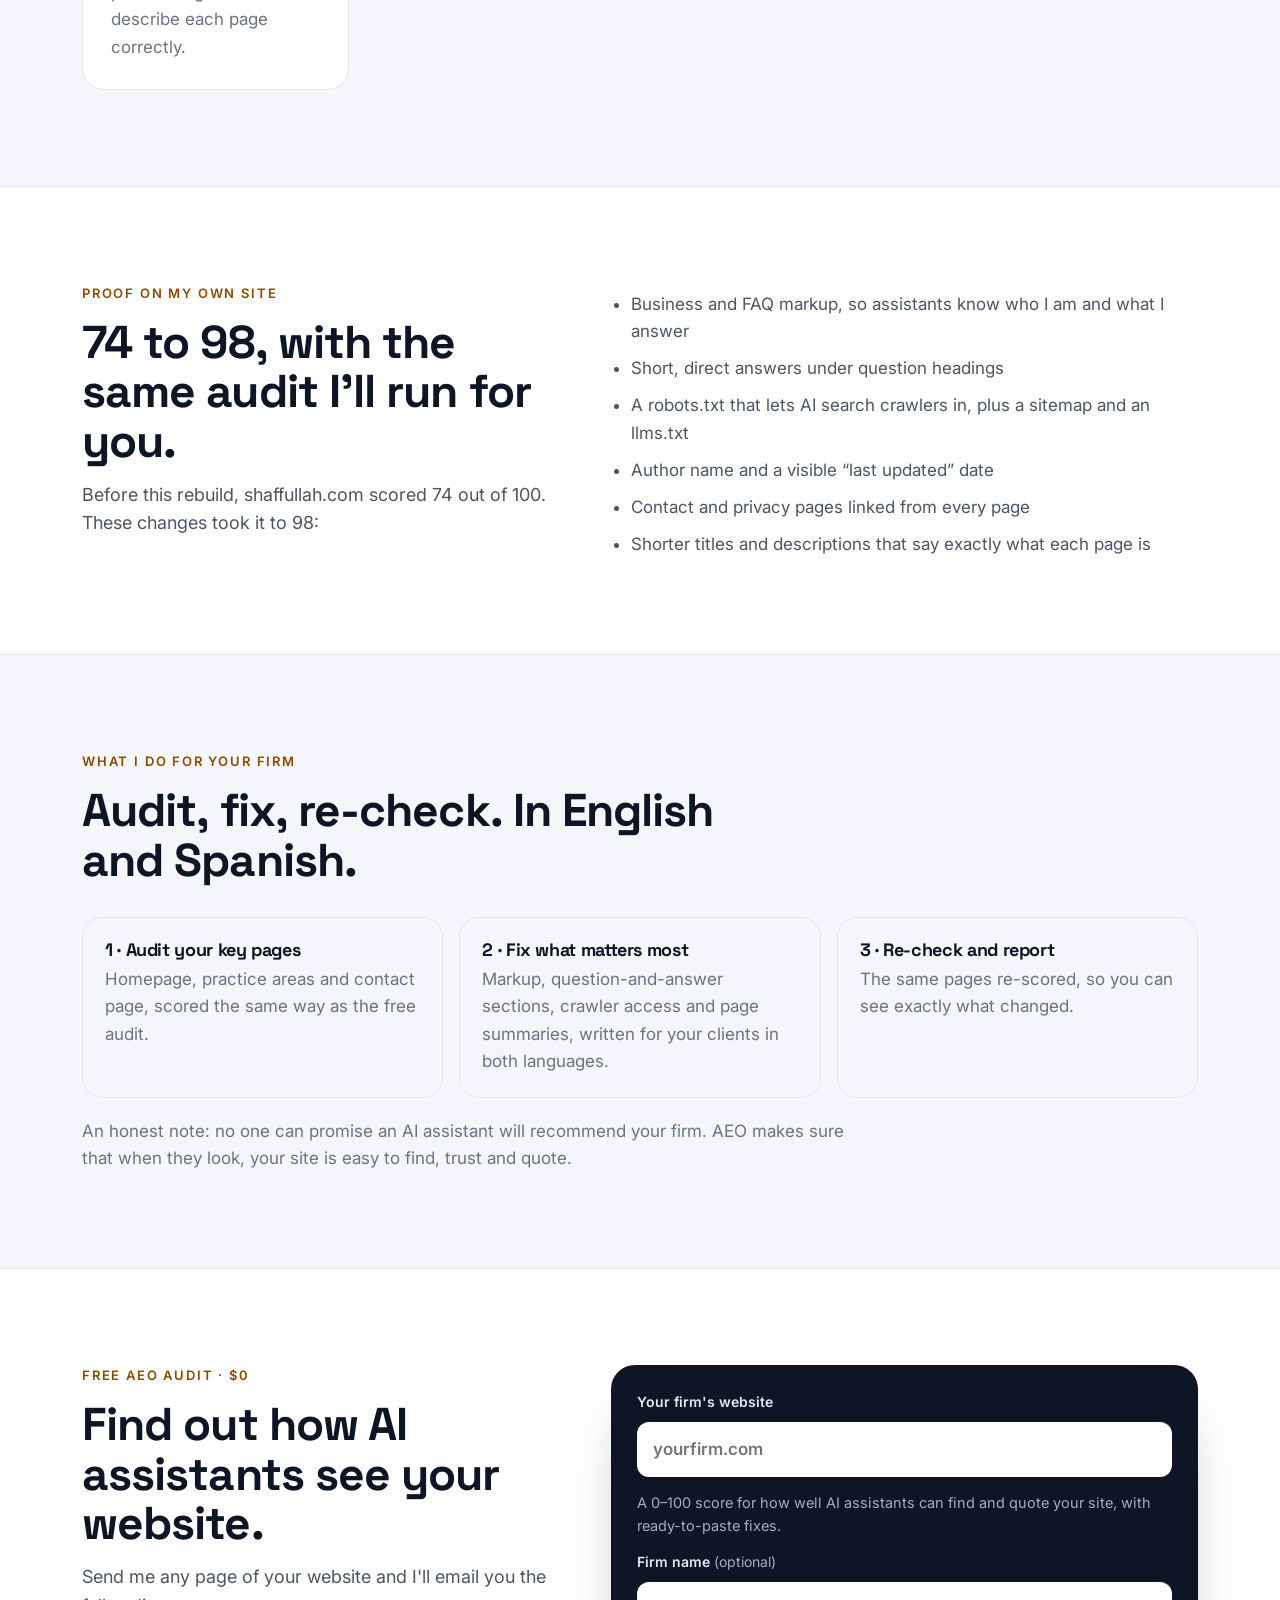
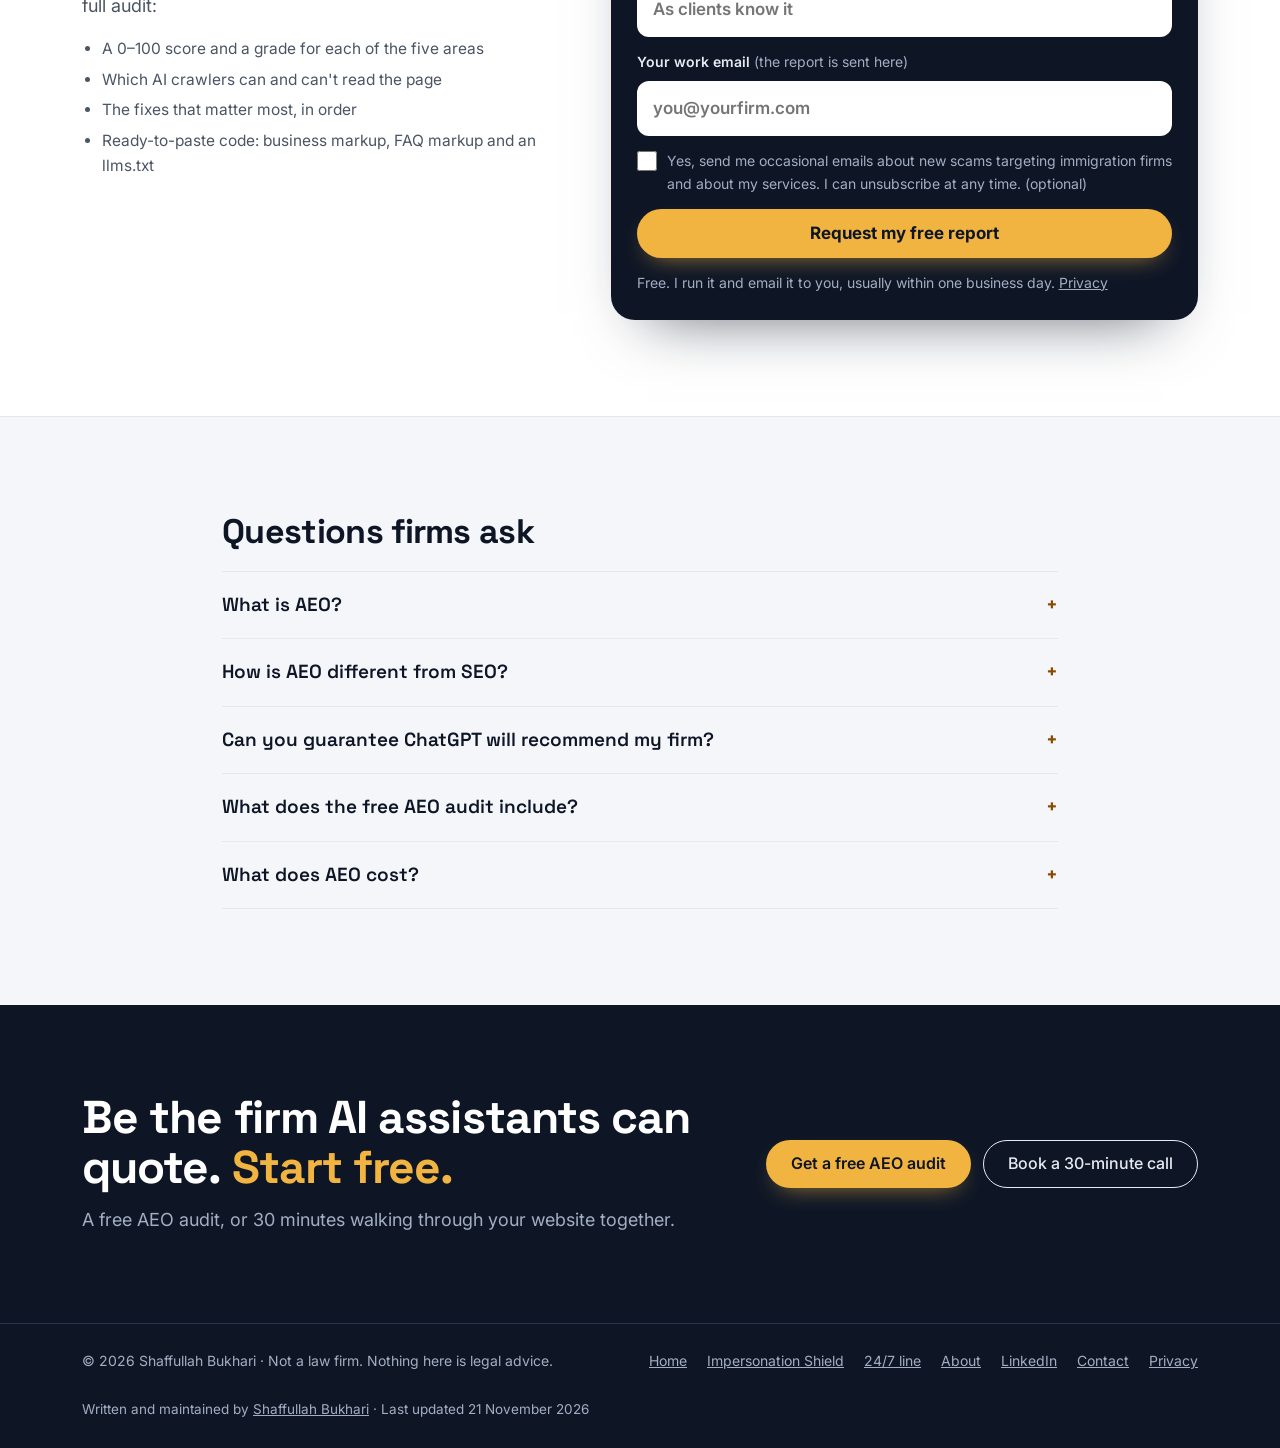
<file: aeo/index.html>
<!doctype html>
<html lang="en">
<head>
<meta charset="utf-8">
<meta name="viewport" content="width=device-width, initial-scale=1">
<title>AEO for Immigration Law Firms | Shaffullah Bukhari</title>
<meta name="description" content="AEO makes your immigration firm's website easy for ChatGPT, Perplexity, Claude and Google AI Overviews to find, understand and quote. Free AEO audit.">
<link rel="canonical" href="https://shaffullah.com/aeo/">
<meta property="og:type" content="website">
<meta property="og:site_name" content="Shaffullah Bukhari">
<meta property="og:url" content="https://shaffullah.com/aeo/">
<meta property="og:title" content="When a family asks ChatGPT for an immigration lawyer, does it name you?">
<meta property="og:description" content="AEO for immigration law firms: make your site easy for AI assistants to find, understand and quote. Free AEO audit with ready-to-paste fixes.">
<meta property="og:image" content="https://shaffullah.com/assets/img/og-card.png">
<meta name="twitter:card" content="summary_large_image">
<link rel="icon" href="/assets/img/favicon.svg" type="image/svg+xml">
<link rel="preconnect" href="https://fonts.googleapis.com">
<link rel="preconnect" href="https://fonts.gstatic.com" crossorigin>
<link rel="stylesheet" href="https://fonts.googleapis.com/css2?family=Inter:wght@400;500;600;700&family=Space+Grotesk:wght@500;600;700&display=swap">
<link rel="stylesheet" href="/assets/css/site.css">
<script src="/assets/js/site.js" defer></script>
<script type="application/ld+json">
{
  "@context": "https://schema.org",
  "@graph": [
    {
      "@type": "Service",
      "@id": "https://shaffullah.com/aeo/#service",
      "name": "AEO (Answer Engine Optimization) for immigration law firms",
      "serviceType": "Answer Engine Optimization",
      "description": "Audit and fix-up of a law firm's website so AI assistants such as ChatGPT, Perplexity, Claude and Google AI Overviews can find, understand and quote it: crawler access, answer-ready content, structured data, trust signals and metadata, in English and Spanish.",
      "provider": { "@type": "ProfessionalService", "@id": "https://shaffullah.com/#business", "name": "Shaffullah Bukhari", "url": "https://shaffullah.com/", "logo": "https://shaffullah.com/assets/img/favicon.svg", "email": "hello@shaffullah.com", "sameAs": ["https://www.linkedin.com/in/shaffullah-bukhari/"] },
      "areaServed": { "@type": "Country", "name": "United States" },
      "audience": { "@type": "BusinessAudience", "name": "US immigration law firms" },
      "offers": { "@type": "Offer", "name": "Free AEO audit", "price": "0", "priceCurrency": "USD" }
    },
    {
      "@type": "WebPage",
      "url": "https://shaffullah.com/aeo/",
      "name": "AEO for Immigration Law Firms",
      "author": { "@type": "Person", "@id": "https://shaffullah.com/#person", "name": "Shaffullah Bukhari" },
      "dateModified": "2026-11-21",
      "inLanguage": "en"
    },
    {
      "@type": "BreadcrumbList",
      "itemListElement": [
        { "@type": "ListItem", "position": 1, "name": "Home", "item": "https://shaffullah.com/" },
        { "@type": "ListItem", "position": 2, "name": "AEO", "item": "https://shaffullah.com/aeo/" }
      ]
    },
    {
      "@type": "FAQPage",
      "mainEntity": [
        { "@type": "Question", "name": "What is AEO?", "acceptedAnswer": { "@type": "Answer", "text": "AEO (Answer Engine Optimization) is making a website easy for AI assistants such as ChatGPT, Perplexity, Claude and Google AI Overviews to find, understand and quote, so your firm can be named when someone asks them for an immigration lawyer." } },
        { "@type": "Question", "name": "How is AEO different from SEO?", "acceptedAnswer": { "@type": "Answer", "text": "AEO builds on SEO. Both need a fast, crawlable, trustworthy site. AEO adds question-shaped content, short direct answers, structured data and making sure AI crawlers are allowed in, because AI assistants quote passages instead of listing pages." } },
        { "@type": "Question", "name": "Can you guarantee ChatGPT will recommend my firm?", "acceptedAnswer": { "@type": "Answer", "text": "No one honestly can. AI assistants decide for themselves. AEO makes sure that when they look, your site is easy to find, trust and quote." } },
        { "@type": "Question", "name": "What does the free AEO audit include?", "acceptedAnswer": { "@type": "Answer", "text": "A 0–100 score for a page of your website across about 34 checks in five areas, which AI crawlers can read it, the fixes that matter most, and ready-to-paste code such as business markup and an llms.txt file." } },
        { "@type": "Question", "name": "What does AEO cost?", "acceptedAnswer": { "@type": "Answer", "text": "The audit is free. Implementing the fixes is quoted for your firm after the audit, based on how many pages need work." } }
      ]
    }
  ]
}
</script>
</head>
<body>
<a class="skip" href="#main">Skip to content</a>

<header class="site-head on-dark">
  <div class="wrap nav-bar">
    <a class="logo" href="/">shaffullah<span>.</span></a>
    <nav class="navlinks" aria-label="Main">
      <a href="/shield/">Impersonation Shield</a>
      <a href="/line/">24/7 line</a>
      <a href="/aeo/" aria-current="page">AEO</a>
      <a href="/#reports">Free reports</a>
      <a href="/#about">About</a>
    </nav>
    <div class="nav-ctas">
      <a class="btn btn-amber btn-sm" href="#audit">Free AEO audit</a>
      <details class="mnav"><summary aria-label="Open menu">Menu</summary><nav class="mnav-panel" aria-label="Menu"><a href="/shield/">Impersonation Shield</a><a href="/line/">24/7 line</a><a href="/aeo/" aria-current="page">AEO</a><a href="/#reports">Free reports</a><a href="/learn/">Learn from me</a><a href="/#about">About</a><a href="https://calendly.com/bukharishaffullah/30min">Book a call</a></nav></details>
    </div>
  </div>
  <div class="wrap hero hero-grid">
    <div>
      <p class="eyebrow eyebrow-amber">AEO · Answer Engine Optimization</p>
      <h1 class="h1">When a family asks ChatGPT for an immigration lawyer, <span class="amber">does it name you?</span></h1>
      <p class="lead">More people now ask AI assistants like ChatGPT, Perplexity and Google's AI Overviews instead of scrolling through search results. AEO makes your website easy for them to find, understand and quote, in English and Spanish.</p>
      <div class="btn-row">
        <a class="btn btn-amber" href="#audit">Get a free AEO audit</a>
        <a class="btn btn-outline-dark" href="#checks">See what's checked</a>
      </div>
    </div>
    <div class="stack">
      <div class="proof-card">
        <div class="proof-top"><span class="tag">AEO audit · sample firm</span><span class="badge-red">GRADE D</span></div>
        <p style="font-family: var(--head); font-weight: 700; font-size: 44px; line-height: 1; color: var(--ink)">60<span style="font-size: 20px; color: var(--muted-2)">/100</span></p>
        <p style="margin-top: 10px">Fix first: <b>direct, quotable answers</b>, <b>business markup</b>, and <b>Perplexity is blocked</b> from reading the page.</p>
      </div>
      <div class="proof-mini" style="cursor: default">
        <span class="tag">My own site, same tool</span>
        <span class="big">74 → 98</span>
        <span>shaffullah.com before and after this rebuild, measured on 21 November 2026.</span>
      </div>
    </div>
  </div>
</header>

<main id="main">
  <section id="checks" class="wrap section">
    <p class="eyebrow">What AI assistants look for</p>
    <h2 class="h2" style="max-width: 24ch">Five things decide whether an AI can use your page.</h2>
    <p class="sub" style="margin-bottom: 32px">The free audit checks about 34 signals in these five areas and tells you, in plain English, what to change.</p>
    <div class="grid-auto-sm">
      <div class="card"><span class="step-num">1</span><h3 style="font-size: 19px; margin: 10px 0 6px">Can AI crawlers get in?</h3><p class="muted">Whether ChatGPT, Claude, Perplexity, Google and Bing are allowed to read the page, and whether it's readable without running JavaScript.</p></div>
      <div class="card"><span class="step-num">2</span><h3 style="font-size: 19px; margin: 10px 0 6px">Does it answer questions?</h3><p class="muted">Question-style headings in English and Spanish, with short, direct answers an assistant can quote.</p></div>
      <div class="card"><span class="step-num">3</span><h3 style="font-size: 19px; margin: 10px 0 6px">Can machines tell who you are?</h3><p class="muted">Structured data that states your firm's name, practice areas, languages, location and official profiles.</p></div>
      <div class="card"><span class="step-num">4</span><h3 style="font-size: 19px; margin: 10px 0 6px">Is it worth trusting?</h3><p class="muted">Who wrote or reviewed it, when it was last updated, contact and privacy pages, and sources for facts.</p></div>
      <div class="card"><span class="step-num">5</span><h3 style="font-size: 19px; margin: 10px 0 6px">Is it summarised well?</h3><p class="muted">Titles, descriptions, canonical links and preview tags that describe each page correctly.</p></div>
    </div>
  </section>

  <section class="band-white">
    <div class="wrap section two two-910 top-align">
      <div>
        <p class="eyebrow">Proof on my own site</p>
        <h2 class="h2">74 to 98, with the same audit I'll run for you.</h2>
        <p class="sub">Before this rebuild, shaffullah.com scored 74 out of 100. These changes took it to 98:</p>
      </div>
      <ul class="ticks" style="font-size: 17px; gap: 10px; margin-top: 8px">
        <li>Business and FAQ markup, so assistants know who I am and what I answer</li>
        <li>Short, direct answers under question headings</li>
        <li>A robots.txt that lets AI search crawlers in, plus a sitemap and an llms.txt</li>
        <li>Author name and a visible “last updated” date</li>
        <li>Contact and privacy pages linked from every page</li>
        <li>Shorter titles and descriptions that say exactly what each page is</li>
      </ul>
    </div>
  </section>

  <section class="wrap section">
    <p class="eyebrow">What I do for your firm</p>
    <h2 class="h2" style="max-width: 24ch">Audit, fix, re-check. In English and Spanish.</h2>
    <div class="grid-auto-sm" style="margin-top: 32px">
      <div class="card-soft"><h3 style="font-size: 18px; margin-bottom: 6px">1 · Audit your key pages</h3><p class="muted">Homepage, practice areas and contact page, scored the same way as the free audit.</p></div>
      <div class="card-soft"><h3 style="font-size: 18px; margin-bottom: 6px">2 · Fix what matters most</h3><p class="muted">Markup, question-and-answer sections, crawler access and page summaries, written for your clients in both languages.</p></div>
      <div class="card-soft"><h3 style="font-size: 18px; margin-bottom: 6px">3 · Re-check and report</h3><p class="muted">The same pages re-scored, so you can see exactly what changed.</p></div>
    </div>
    <p class="muted" style="margin-top: 20px; max-width: 70ch">An honest note: no one can promise an AI assistant will recommend your firm. AEO makes sure that when they look, your site is easy to find, trust and quote.</p>
  </section>

  <section id="audit" class="band-white">
    <div class="wrap section two two-910 top-align">
      <div>
        <p class="eyebrow">Free AEO audit · $0</p>
        <h2 class="h2">Find out how AI assistants see your website.</h2>
        <p class="sub">Send me any page of your website and I'll email you the full audit:</p>
        <ul class="ticks" style="margin-top: 16px">
          <li>A 0–100 score and a grade for each of the five areas</li>
          <li>Which AI crawlers can and can't read the page</li>
          <li>The fixes that matter most, in order</li>
          <li>Ready-to-paste code: business markup, FAQ markup and an llms.txt</li>
        </ul>
      </div>
      <form class="report-form" data-report-form action="https://formsubmit.co/hello@shaffullah.com" method="post">
          <input type="hidden" name="_subject" value="Free AEO audit request">
          <input type="hidden" name="_captcha" value="false">
          <input type="hidden" name="_template" value="table">
          <input type="hidden" name="_next" value="https://shaffullah.com/thanks/">
          <label for="rf-site">Your firm's website
            <input id="rf-site" name="website" type="text" inputmode="url" autocomplete="url" placeholder="yourfirm.com" required maxlength="200">
          </label>
          <input type="hidden" name="report" value="aeo">
          <p class="report-blurb" data-blurb aria-live="polite"></p>
          <label for="rf-firm">Firm name <span class="opt-dark">(optional)</span>
            <input id="rf-firm" name="firm" type="text" autocomplete="organization" placeholder="As clients know it" maxlength="120">
          </label>
          <label for="rf-email">Your work email <span class="opt-dark">(the report is sent here)</span>
            <input id="rf-email" name="email" type="email" autocomplete="email" placeholder="you@yourfirm.com" required maxlength="200">
          </label>
          <label class="consent-dark"><input type="checkbox" name="consent" value="1"><span>Yes, send me occasional emails about new scams targeting immigration firms and about my services. I can unsubscribe at any time. <span class="opt-dark">(optional)</span></span></label>
          <div class="hp" aria-hidden="true"><label>Leave this empty<input type="text" name="_honey" tabindex="-1" autocomplete="off"></label></div>
          <button class="btn btn-amber" type="submit">Request my free report</button>
          <p class="form-msg" role="status" hidden></p>
          <p class="fine" style="margin: 0">Free. I run it and email it to you, usually within one business day. <a href="/privacy/" style="color: inherit">Privacy</a></p>
        </form>
    </div>
  </section>

  <section class="wrap" style="max-width: 900px; padding-top: 96px; padding-bottom: 96px">
    <h2 class="h2-sm" style="margin-bottom: 20px">Questions firms ask</h2>
    <div class="faq">
      <details><summary>What is AEO?</summary><p>AEO (Answer Engine Optimization) is making a website easy for AI assistants such as ChatGPT, Perplexity, Claude and Google AI Overviews to find, understand and quote, so your firm can be named when someone asks them for an immigration lawyer.</p></details>
      <details><summary>How is AEO different from SEO?</summary><p>AEO builds on SEO. Both need a fast, crawlable, trustworthy site. AEO adds question-shaped content, short direct answers, structured data and making sure AI crawlers are allowed in, because AI assistants quote passages instead of listing pages.</p></details>
      <details><summary>Can you guarantee ChatGPT will recommend my firm?</summary><p>No one honestly can. AI assistants decide for themselves. AEO makes sure that when they look, your site is easy to find, trust and quote.</p></details>
      <details><summary>What does the free AEO audit include?</summary><p>A 0–100 score for a page of your website across about 34 checks in five areas, which AI crawlers can read it, the fixes that matter most, and ready-to-paste code such as business markup and an llms.txt file.</p></details>
      <details><summary>What does AEO cost?</summary><p>The audit is free. Implementing the fixes is quoted for your firm after the audit, based on how many pages need work.</p></details>
    </div>
  </section>
</main>

<footer class="band-navy on-dark">
  <div class="wrap cta-final">
    <div>
      <h2 class="h2">Be the firm AI assistants can quote. <span class="amber">Start free.</span></h2>
      <p class="sub">A free AEO audit, or 30 minutes walking through your website together.</p>
    </div>
    <div class="btn-row">
      <a class="btn btn-amber" href="#audit">Get a free AEO audit</a>
      <a class="btn btn-outline-dark" href="https://calendly.com/bukharishaffullah/30min">Book a 30-minute call</a>
    </div>
  </div>
  <div class="site-foot">
    <div class="wrap foot-row">
      <span>© 2026 Shaffullah Bukhari · Not a law firm. Nothing here is legal advice.</span>
      <span class="foot-links"><a href="/">Home</a><a href="/shield/">Impersonation Shield</a><a href="/line/">24/7 line</a><a href="/#about">About</a><a href="https://www.linkedin.com/in/shaffullah-bukhari/">LinkedIn</a><a href="mailto:hello@shaffullah.com">Contact</a><a href="/privacy/">Privacy</a></span>
    </div>
    <p class="wrap byline">Written and maintained by <a href="/#about">Shaffullah Bukhari</a> · Last updated <time datetime="2026-11-21">21 November 2026</time></p>
  </div>
</footer>
</body>
</html>
</file>
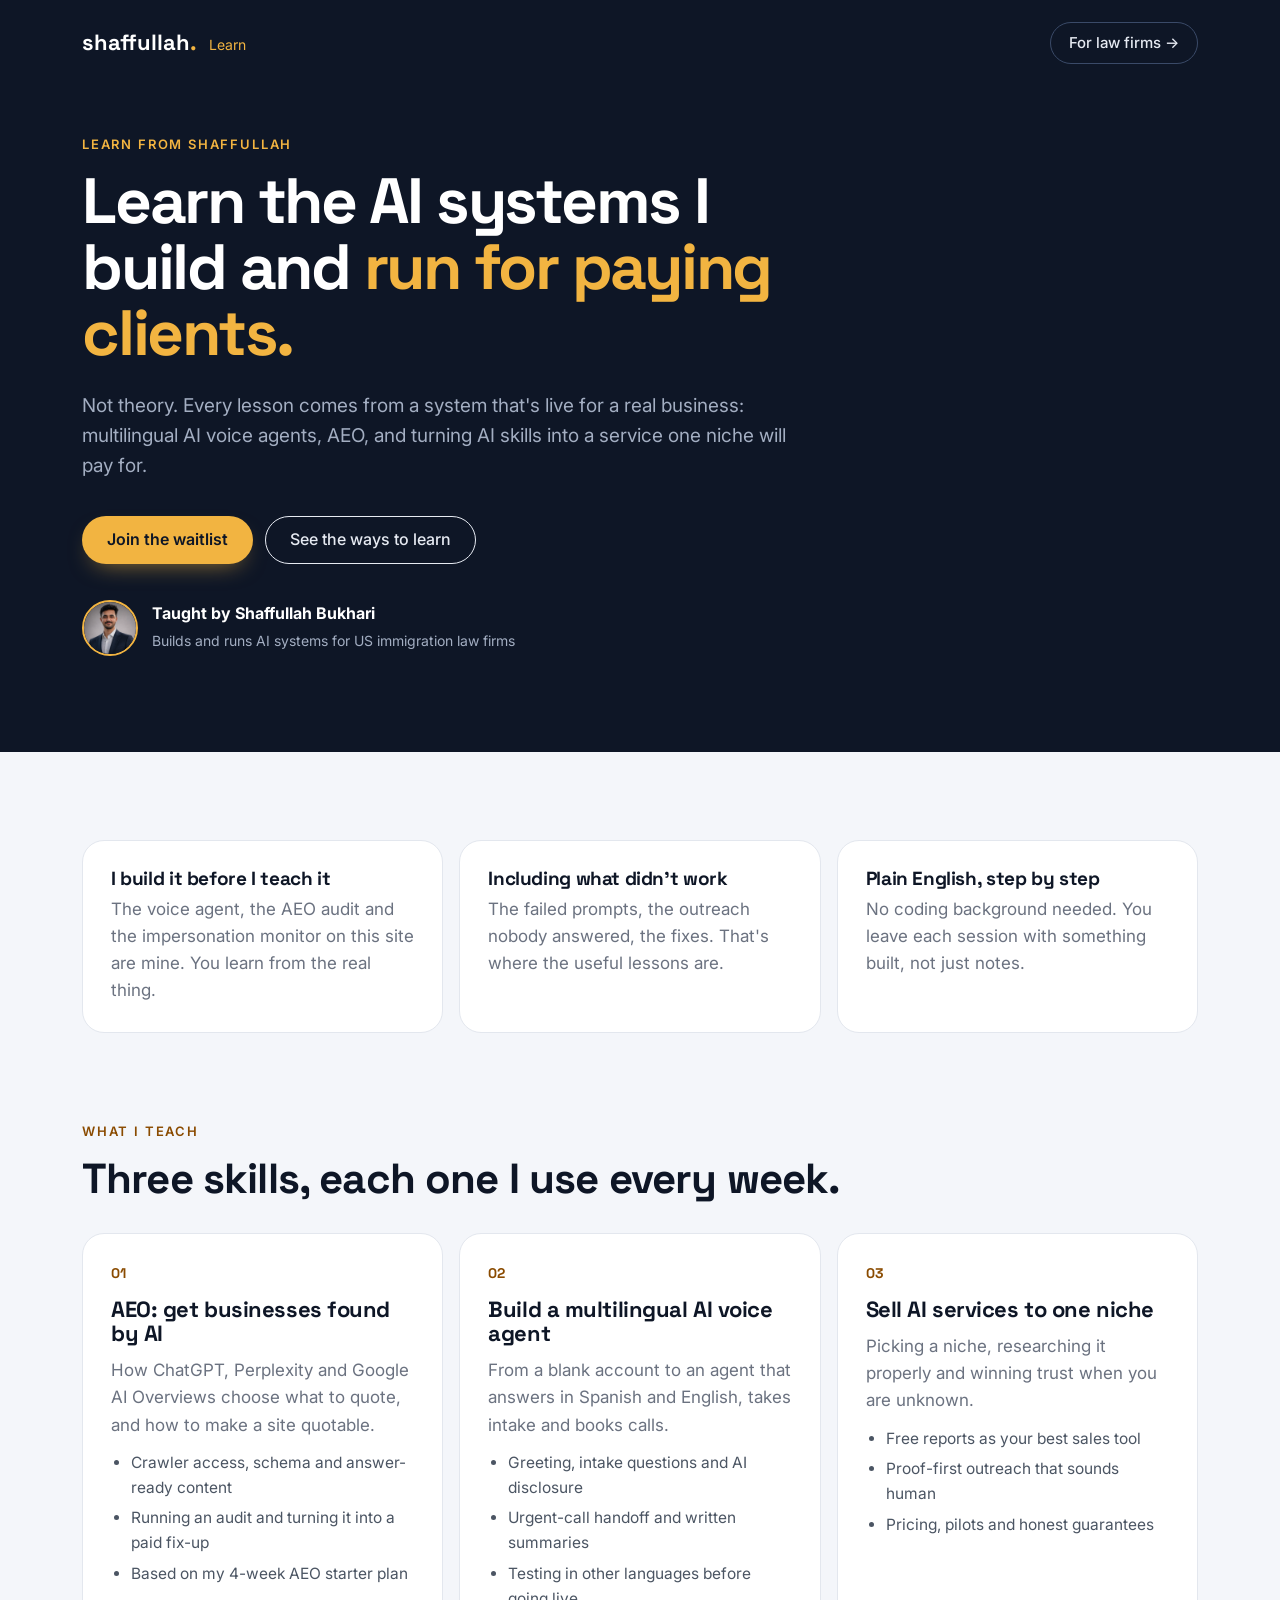
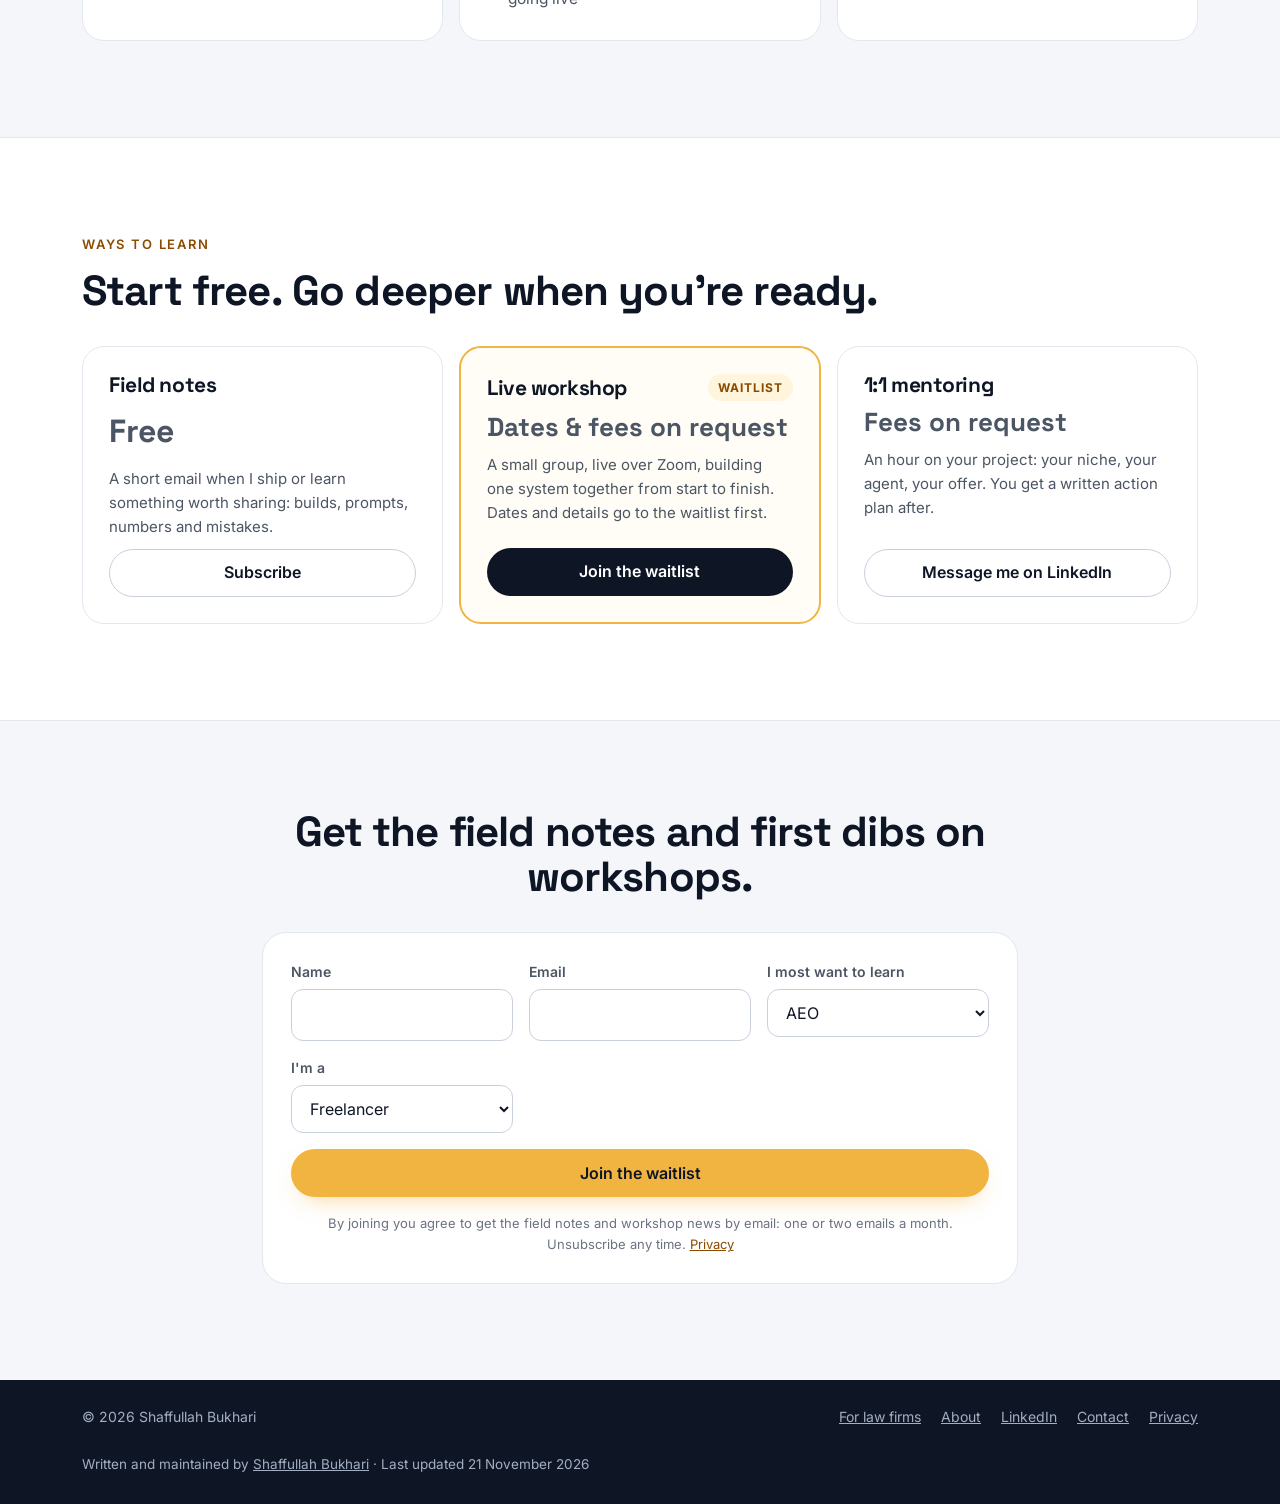
<file: learn/index.html>
<!doctype html>
<html lang="en">
<head>
<meta charset="utf-8">
<meta name="viewport" content="width=device-width, initial-scale=1">
<title>Learn AI Voice Agents and AEO | Shaffullah Bukhari</title>
<meta name="description" content="Learn the AI systems Shaffullah Bukhari builds and runs for paying clients: multilingual AI voice agents, AEO, and selling AI services to one niche.">
<link rel="canonical" href="https://shaffullah.com/learn/">
<meta property="og:type" content="website">
<meta property="og:site_name" content="Shaffullah Bukhari">
<meta property="og:url" content="https://shaffullah.com/learn/">
<meta property="og:title" content="Learn the AI systems I build and run for paying clients">
<meta property="og:description" content="Multilingual AI voice agents, AEO and selling AI services to one niche. Free field notes, workshops and 1:1 mentoring.">
<meta property="og:image" content="https://shaffullah.com/assets/img/og-card.png">
<meta name="twitter:card" content="summary_large_image">
<link rel="icon" href="/assets/img/favicon.svg" type="image/svg+xml">
<link rel="preconnect" href="https://fonts.googleapis.com">
<link rel="preconnect" href="https://fonts.gstatic.com" crossorigin>
<link rel="stylesheet" href="https://fonts.googleapis.com/css2?family=Inter:wght@400;500;600;700&family=Space+Grotesk:wght@500;600;700&display=swap">
<link rel="stylesheet" href="/assets/css/site.css">
<script src="/assets/js/site.js" defer></script>
<script type="application/ld+json">
{
  "@context": "https://schema.org",
  "@graph": [
    {
      "@type": "WebPage",
      "url": "https://shaffullah.com/learn/",
      "name": "Learn AI Voice Agents and AEO",
      "author": { "@type": "Person", "@id": "https://shaffullah.com/#person", "name": "Shaffullah Bukhari", "url": "https://shaffullah.com/#about" },
      "dateModified": "2026-11-21",
      "inLanguage": "en"
    },
    {
      "@type": "ItemList",
      "name": "What Shaffullah Bukhari teaches",
      "itemListElement": [
        { "@type": "ListItem", "position": 1, "item": { "@type": "Course", "name": "AEO: get businesses found by AI", "description": "How ChatGPT, Perplexity and Google AI Overviews choose what to quote, and how to make a site quotable.", "provider": { "@type": "Person", "name": "Shaffullah Bukhari" } } },
        { "@type": "ListItem", "position": 2, "item": { "@type": "Course", "name": "Build a multilingual AI voice agent", "description": "From a blank account to an agent that answers in Spanish and English, takes intake and books calls.", "provider": { "@type": "Person", "name": "Shaffullah Bukhari" } } },
        { "@type": "ListItem", "position": 3, "item": { "@type": "Course", "name": "Sell AI services to one niche", "description": "Picking a niche, researching it properly and winning trust when you are unknown.", "provider": { "@type": "Person", "name": "Shaffullah Bukhari" } } }
      ]
    }
  ]
}
</script>
</head>
<body>
<a class="skip" href="#main">Skip to content</a>

<header class="site-head on-dark">
  <div class="wrap nav-bar">
    <a class="logo" href="/">shaffullah<span>.</span><span class="logo-sub">Learn</span></a>
    <a class="btn btn-ghost-dark btn-sm" href="/">For law firms →</a>
  </div>
  <div class="wrap" style="padding-top: 48px; padding-bottom: 96px">
    <p class="eyebrow eyebrow-amber">Learn from Shaffullah</p>
    <h1 class="h1" style="max-width: 18ch">Learn the AI systems I build and <span class="amber">run for paying clients.</span></h1>
    <p class="lead" style="margin: 24px 0 34px; max-width: 60ch">Not theory. Every lesson comes from a system that's live for a real business: multilingual AI voice agents, AEO, and turning AI skills into a service one niche will pay for.</p>
    <div class="btn-row">
      <a class="btn btn-amber" href="#join">Join the waitlist</a>
      <a class="btn btn-outline-dark" href="#formats">See the ways to learn</a>
    </div>
    <div style="margin-top: 36px; display: flex; align-items: center; gap: 14px">
      <img src="/assets/img/shaffullah-bukhari.webp" alt="Shaffullah Bukhari" width="56" height="56" style="width: 56px; height: 56px; border-radius: 50%; object-fit: cover; object-position: 50% 20%; border: 2px solid var(--amber)">
      <div><b style="display: block; color: #fff; font-size: 16px">Taught by Shaffullah Bukhari</b><span style="font-size: 14px; color: var(--muted-light)">Builds and runs AI systems for US immigration law firms</span></div>
    </div>
  </div>
</header>

<main id="main">
  <section class="wrap" style="padding-top: 88px; padding-bottom: 40px">
    <div class="grid-auto">
      <div class="card"><h3 style="font-size: 19px; margin-bottom: 6px">I build it before I teach it</h3><p class="muted">The voice agent, the AEO audit and the impersonation monitor on this site are mine. You learn from the real thing.</p></div>
      <div class="card"><h3 style="font-size: 19px; margin-bottom: 6px">Including what didn't work</h3><p class="muted">The failed prompts, the outreach nobody answered, the fixes. That's where the useful lessons are.</p></div>
      <div class="card"><h3 style="font-size: 19px; margin-bottom: 6px">Plain English, step by step</h3><p class="muted">No coding background needed. You leave each session with something built, not just notes.</p></div>
    </div>
  </section>

  <section class="wrap" style="padding-top: 48px; padding-bottom: 48px">
    <p class="eyebrow">What I teach</p>
    <h2 class="h2" style="font-size: clamp(30px, 3.8vw, 42px); margin-bottom: 32px">Three skills, each one I use every week.</h2>
    <div class="grid-auto">
      <article class="card track">
        <span class="n">01</span><h3>AEO: get businesses found by AI</h3>
        <p class="muted">How ChatGPT, Perplexity and Google AI Overviews choose what to quote, and how to make a site quotable.</p>
        <ul class="ticks"><li>Crawler access, schema and answer-ready content</li><li>Running an audit and turning it into a paid fix-up</li><li>Based on my 4-week AEO starter plan</li></ul>
      </article>
      <article class="card track">
        <span class="n">02</span><h3>Build a multilingual AI voice agent</h3>
        <p class="muted">From a blank account to an agent that answers in Spanish and English, takes intake and books calls.</p>
        <ul class="ticks"><li>Greeting, intake questions and AI disclosure</li><li>Urgent-call handoff and written summaries</li><li>Testing in other languages before going live</li></ul>
      </article>
      <article class="card track">
        <span class="n">03</span><h3>Sell AI services to one niche</h3>
        <p class="muted">Picking a niche, researching it properly and winning trust when you are unknown.</p>
        <ul class="ticks"><li>Free reports as your best sales tool</li><li>Proof-first outreach that sounds human</li><li>Pricing, pilots and honest guarantees</li></ul>
      </article>
    </div>
  </section>

  <section id="formats" class="band-white" style="margin-top: 48px">
    <div class="wrap section">
      <p class="eyebrow">Ways to learn</p>
      <h2 class="h2" style="font-size: clamp(30px, 3.8vw, 42px); margin-bottom: 32px">Start free. Go deeper when you're ready.</h2>
      <div class="grid-auto">
        <div class="price-card">
          <h3 style="font-size: 21px">Field notes</h3>
          <p class="price" style="font-size: 32px">Free</p>
          <p>A short email when I ship or learn something worth sharing: builds, prompts, numbers and mistakes.</p>
          <a class="btn btn-outline" href="#join">Subscribe</a>
        </div>
        <div class="price-card featured">
          <div class="svc-top"><h3 style="font-size: 21px">Live workshop</h3><span class="chip">Waitlist</span></div>
          <p class="price-sm" style="font-size: 26px">Dates &amp; fees on request</p>
          <p>A small group, live over Zoom, building one system together from start to finish. Dates and details go to the waitlist first.</p>
          <a class="btn btn-navy" href="#join">Join the waitlist</a>
        </div>
        <div class="price-card">
          <h3 style="font-size: 21px">1:1 mentoring</h3>
          <p class="price-sm" style="font-size: 26px">Fees on request</p>
          <p>An hour on your project: your niche, your agent, your offer. You get a written action plan after.</p>
          <a class="btn btn-outline" href="https://www.linkedin.com/in/shaffullah-bukhari/">Message me on LinkedIn</a>
        </div>
      </div>
    </div>
  </section>

  <section id="join" class="wrap" style="max-width: 820px; padding-top: 88px; padding-bottom: 96px">
    <h2 class="h2" style="font-size: clamp(30px, 3.8vw, 42px); text-align: center">Get the field notes and first dibs on workshops.</h2>
    <form class="form-card" style="margin-top: 32px" data-inquiry="waitlist" data-thanks="Thank you. You’ll be added to the list." action="https://formsubmit.co/hello@shaffullah.com" method="post">
        <input type="hidden" name="_subject" value="Learn waitlist">
        <input type="hidden" name="_captcha" value="false">
        <input type="hidden" name="_template" value="table">
        <input type="hidden" name="_next" value="https://shaffullah.com/thanks/">
      <input type="hidden" name="kind" value="waitlist">
      <label>Name<input type="text" name="name" autocomplete="name" maxlength="100"></label>
      <label>Email<input type="email" name="email" autocomplete="email" required maxlength="200"></label>
      <label>I most want to learn
        <select name="interest"><option>AEO</option><option>AI voice agents</option><option>Selling AI services to a niche</option></select>
      </label>
      <label>I'm a
        <select name="role"><option>Freelancer</option><option>Agency owner</option><option>Business owner</option><option>Student</option></select>
      </label>
      <div class="hp" aria-hidden="true"><label>Leave this empty<input type="text" name="_honey" tabindex="-1" autocomplete="off"></label></div>
      <p class="form-msg full" role="status" hidden></p>
      <button class="btn btn-amber full" type="submit">Join the waitlist</button>
      <p class="form-note">By joining you agree to get the field notes and workshop news by email: one or two emails a month. Unsubscribe any time. <a href="/privacy/">Privacy</a></p>
    </form>
  </section>
</main>

<footer class="band-navy on-dark">
  <div class="site-foot" style="border-top: 0">
    <div class="wrap foot-row">
      <span>© 2026 Shaffullah Bukhari</span>
      <span class="foot-links"><a href="/">For law firms</a><a href="/#about">About</a><a href="https://www.linkedin.com/in/shaffullah-bukhari/">LinkedIn</a><a href="mailto:hello@shaffullah.com">Contact</a><a href="/privacy/">Privacy</a></span>
    </div>
    <p class="wrap byline">Written and maintained by <a href="/#about">Shaffullah Bukhari</a> · Last updated <time datetime="2026-11-21">21 November 2026</time></p>
  </div>
</footer>
</body>
</html>
</file>
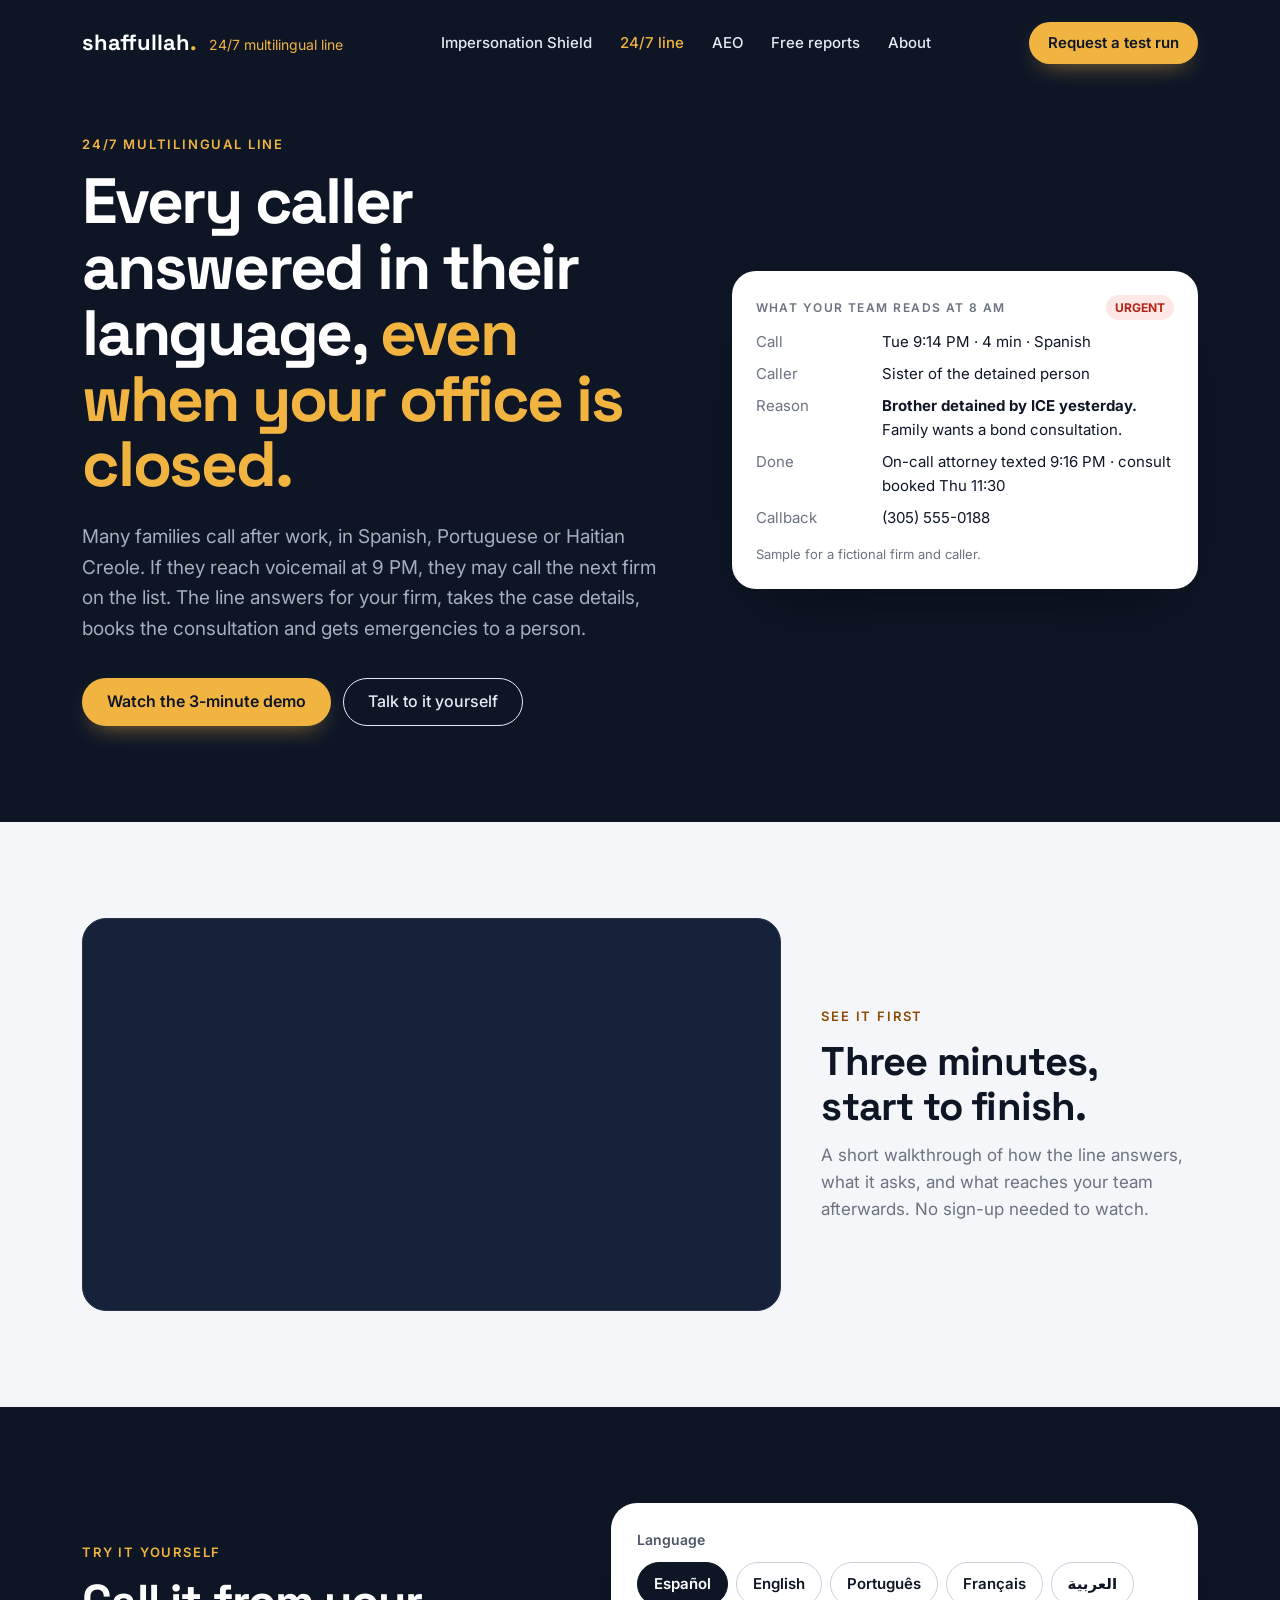
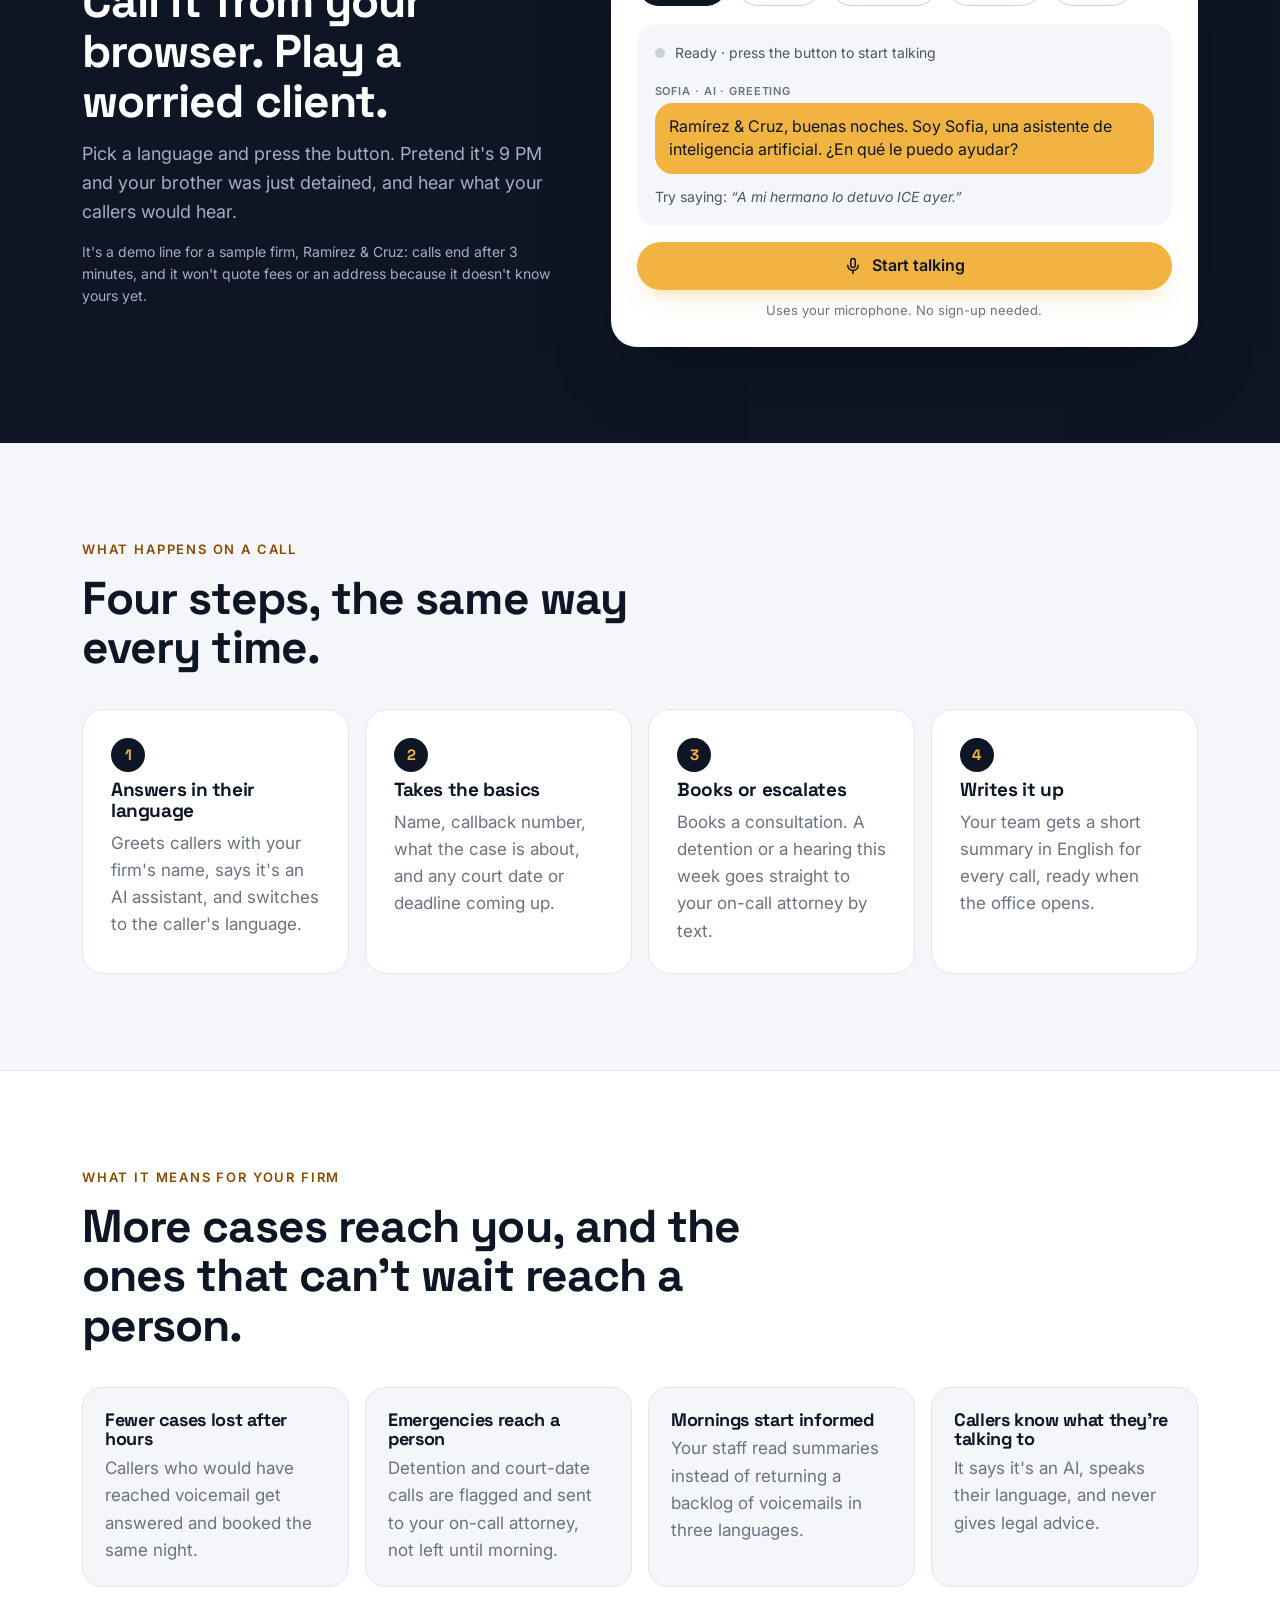
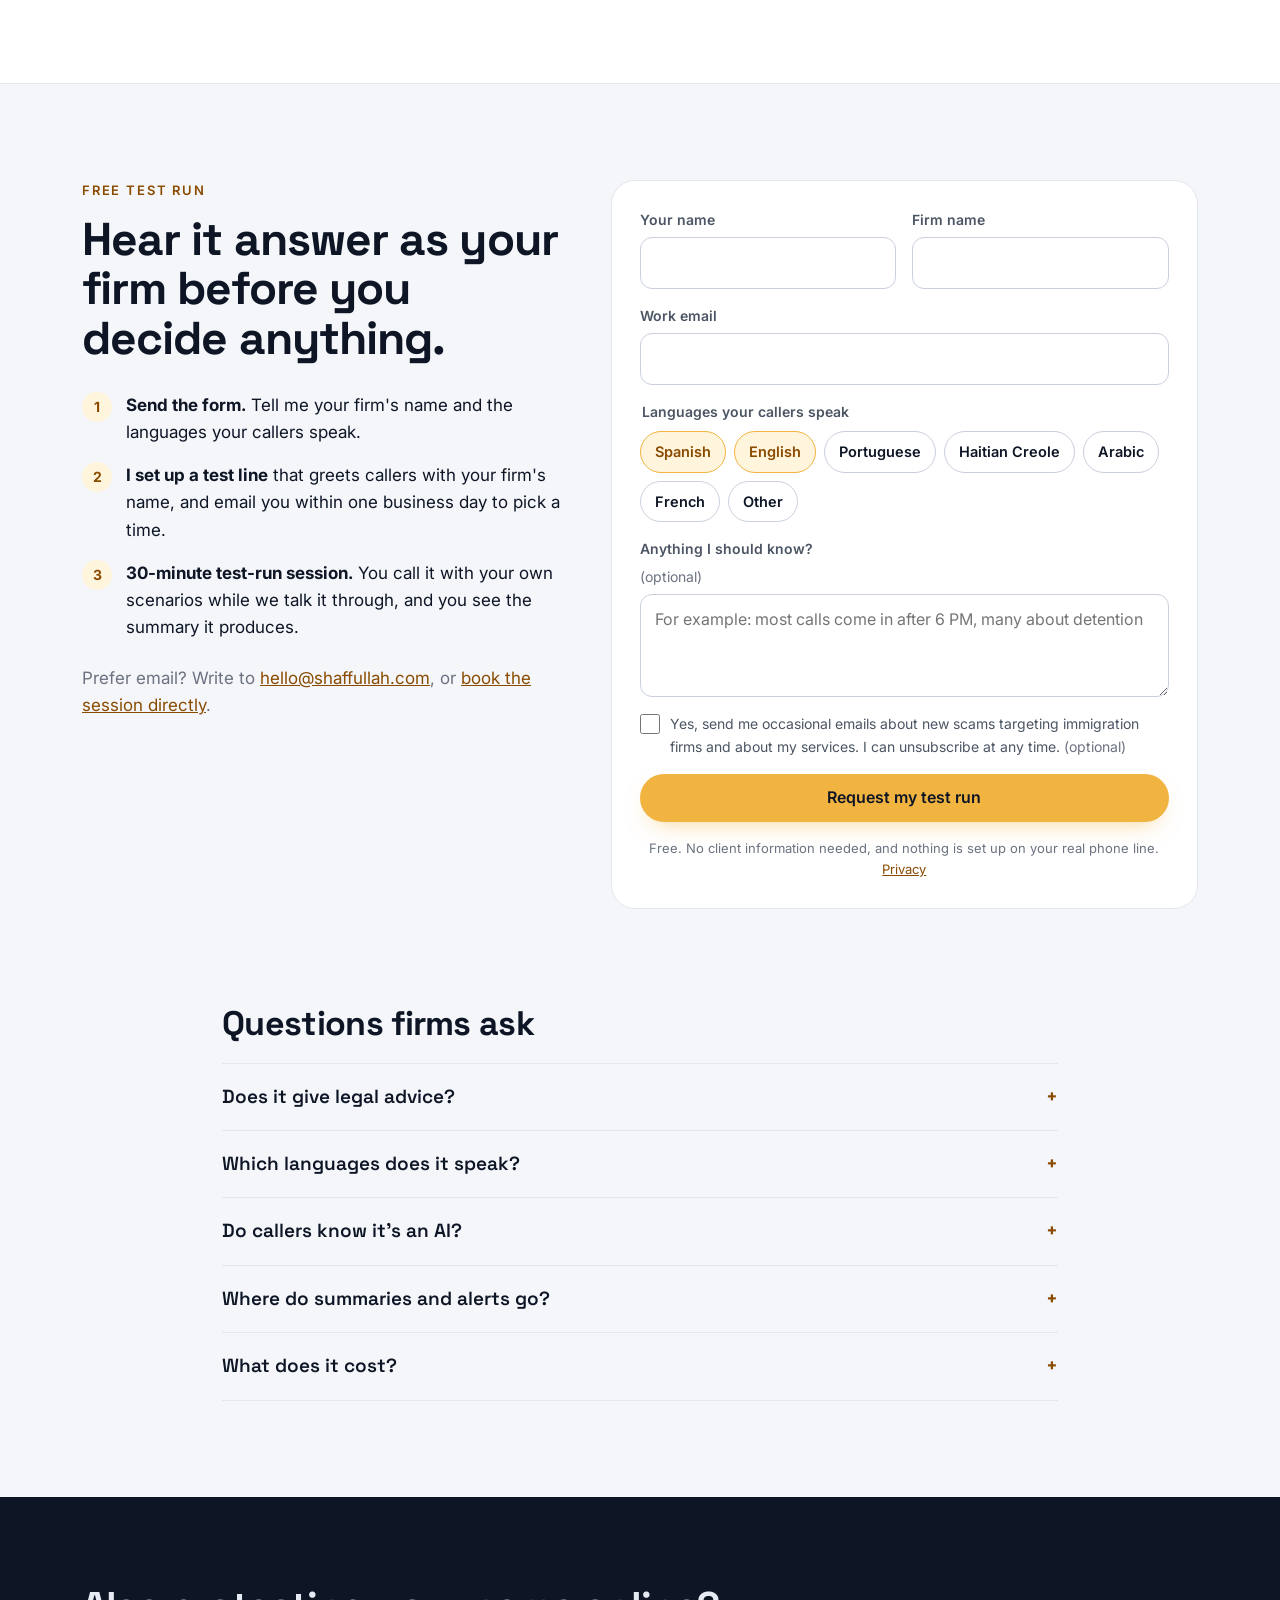
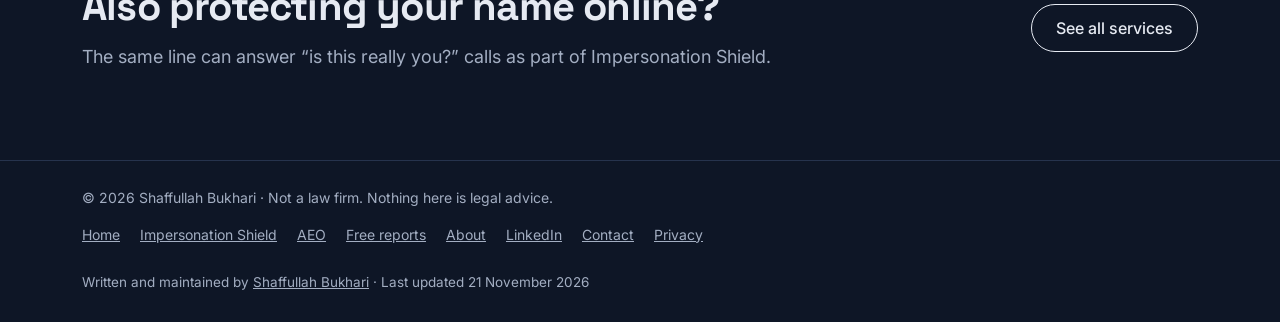
<file: line/index.html>
<!doctype html>
<html lang="en">
<head>
<meta charset="utf-8">
<meta name="viewport" content="width=device-width, initial-scale=1">
<title>24/7 Multilingual Line for Immigration Firms | Shaffullah</title>
<meta name="description" content="An AI phone line that answers your firm's after-hours callers in their language, books consultations and sends detention emergencies to a person.">
<link rel="canonical" href="https://shaffullah.com/line/">
<meta property="og:type" content="website">
<meta property="og:site_name" content="Shaffullah Bukhari">
<meta property="og:url" content="https://shaffullah.com/line/">
<meta property="og:title" content="Every caller answered in their language, even at 9 PM">
<meta property="og:description" content="Watch the 3-minute demo, talk to the line yourself, then ask for a free test run for your firm.">
<meta property="og:image" content="https://shaffullah.com/assets/img/og-card.png">
<meta name="twitter:card" content="summary_large_image">
<link rel="icon" href="/assets/img/favicon.svg" type="image/svg+xml">
<link rel="preconnect" href="https://fonts.googleapis.com">
<link rel="preconnect" href="https://fonts.gstatic.com" crossorigin>
<link rel="stylesheet" href="https://fonts.googleapis.com/css2?family=Inter:wght@400;500;600;700&family=Space+Grotesk:wght@500;600;700&display=swap">
<link rel="stylesheet" href="/assets/css/site.css">
<script src="/assets/js/site.js" defer></script>
<script type="application/ld+json">
{
  "@context": "https://schema.org",
  "@graph": [
    {
      "@type": "Service",
      "@id": "https://shaffullah.com/line/#service",
      "name": "24/7 multilingual phone line for immigration law firms",
      "serviceType": "AI phone answering and intake",
      "description": "An AI line that answers after-hours callers in Spanish, English, Portuguese, Arabic, French and Haitian Creole, says it is an AI, takes intake basics, books consultations and texts detention emergencies to the on-call attorney.",
      "provider": { "@type": "ProfessionalService", "@id": "https://shaffullah.com/#business", "name": "Shaffullah Bukhari", "url": "https://shaffullah.com/", "logo": "https://shaffullah.com/assets/img/favicon.svg", "email": "hello@shaffullah.com", "sameAs": ["https://www.linkedin.com/in/shaffullah-bukhari/"] },
      "areaServed": { "@type": "Country", "name": "United States" },
      "audience": { "@type": "BusinessAudience", "name": "US immigration law firms" }
    },
    {
      "@type": "WebPage",
      "url": "https://shaffullah.com/line/",
      "name": "24/7 Multilingual Line for Immigration Firms",
      "author": { "@type": "Person", "@id": "https://shaffullah.com/#person", "name": "Shaffullah Bukhari" },
      "dateModified": "2026-11-21",
      "inLanguage": "en"
    },
    {
      "@type": "BreadcrumbList",
      "itemListElement": [
        { "@type": "ListItem", "position": 1, "name": "Home", "item": "https://shaffullah.com/" },
        { "@type": "ListItem", "position": 2, "name": "24/7 multilingual line", "item": "https://shaffullah.com/line/" }
      ]
    },
    {
      "@type": "FAQPage",
      "mainEntity": [
        { "@type": "Question", "name": "Does it give legal advice?", "acceptedAnswer": { "@type": "Answer", "text": "No. It collects intake basics and hands anything legal to your team. It says so to callers if they ask." } },
        { "@type": "Question", "name": "Which languages does it speak?", "acceptedAnswer": { "@type": "Answer", "text": "Spanish, English, Portuguese, Arabic, French and Haitian Creole. Other languages can be set up on request." } },
        { "@type": "Question", "name": "Do callers know it's an AI?", "acceptedAnswer": { "@type": "Answer", "text": "Yes. It says so at the start of every call, in line with ABA Formal Opinion 512." } },
        { "@type": "Question", "name": "Where do summaries and alerts go?", "acceptedAnswer": { "@type": "Answer", "text": "Summaries go to the email address you choose. Urgent calls also go by text to your on-call attorney." } },
        { "@type": "Question", "name": "What does it cost?", "acceptedAnswer": { "@type": "Answer", "text": "A fixed monthly fee, quoted after the test run once you've seen it work for your firm." } }
      ]
    }
  ]
}
</script>
</head>
<body>
<a class="skip" href="#main">Skip to content</a>

<header class="site-head on-dark">
  <div class="wrap nav-bar">
    <a class="logo" href="/">shaffullah<span>.</span><span class="logo-sub">24/7 multilingual line</span></a>
    <nav class="navlinks" aria-label="Main">
      <a href="/shield/">Impersonation Shield</a>
      <a href="/line/" aria-current="page">24/7 line</a>
      <a href="/aeo/">AEO</a>
      <a href="/#reports">Free reports</a>
      <a href="/#about">About</a>
    </nav>
    <div class="nav-ctas">
      <a class="btn btn-amber btn-sm" href="#test-run">Request a test run</a>
      <details class="mnav"><summary aria-label="Open menu">Menu</summary><nav class="mnav-panel" aria-label="Menu"><a href="/shield/">Impersonation Shield</a><a href="/line/" aria-current="page">24/7 line</a><a href="/aeo/">AEO</a><a href="/#reports">Free reports</a><a href="/learn/">Learn from me</a><a href="/#about">About</a><a href="https://calendly.com/bukharishaffullah/30min">Book a call</a></nav></details>
    </div>
  </div>
  <div class="wrap hero hero-grid">
    <div>
      <p class="eyebrow eyebrow-amber">24/7 multilingual line</p>
      <h1 class="h1">Every caller answered in their language, <span class="amber">even when your office is closed.</span></h1>
      <p class="lead">Many families call after work, in Spanish, Portuguese or Haitian Creole. If they reach voicemail at 9 PM, they may call the next firm on the list. The line answers for your firm, takes the case details, books the consultation and gets emergencies to a person.</p>
      <div class="btn-row">
        <a class="btn btn-amber" href="#demo">Watch the 3-minute demo</a>
        <a class="btn btn-outline-dark" href="#try">Talk to it yourself</a>
      </div>
    </div>
    <div class="summary-card">
      <div class="proof-top"><span class="tag" style="color: var(--muted-2)">What your team reads at 8 AM</span><span class="badge-red">URGENT</span></div>
      <dl>
        <dt>Call</dt><dd>Tue 9:14 PM · 4 min · Spanish</dd>
        <dt>Caller</dt><dd>Sister of the detained person</dd>
        <dt>Reason</dt><dd><b>Brother detained by ICE yesterday.</b> Family wants a bond consultation.</dd>
        <dt>Done</dt><dd>On-call attorney texted 9:16 PM · consult booked Thu 11:30</dd>
        <dt>Callback</dt><dd>(305) 555-0188</dd>
      </dl>
      <p class="muted" style="margin-top: 14px; font-size: 13px">Sample for a fictional firm and caller.</p>
    </div>
  </div>
</header>

<main id="main">
  <section id="demo" class="wrap section">
    <div class="two" style="grid-template-columns: minmax(0, 1.3fr) minmax(0, 0.7fr); gap: 40px">
      <div class="video">
        <iframe src="https://www.loom.com/embed/ceb4545b58cf4a27a87f70f1fd26960a" title="3-minute demo of the 24/7 multilingual line" allow="fullscreen; picture-in-picture"></iframe>
      </div>
      <div>
        <p class="eyebrow">See it first</p>
        <h2 class="h2-sm" style="font-size: clamp(30px, 3.6vw, 40px)">Three minutes, start to finish.</h2>
        <p class="muted" style="margin-top: 12px">A short walkthrough of how the line answers, what it asks, and what reaches your team afterwards. No sign-up needed to watch.</p>
      </div>
    </div>
  </section>

  <section id="try" class="band-navy on-dark">
    <div class="wrap section two two-910">
      <div>
        <p class="eyebrow">Try it yourself</p>
        <h2 class="h2">Call it from your browser. Play a worried client.</h2>
        <p class="sub">Pick a language and press the button. Pretend it's 9 PM and your brother was just detained, and hear what your callers would hear.</p>
        <p class="fine" style="margin-top: 14px">It's a demo line for a sample firm, Ramírez &amp; Cruz: calls end after 3 minutes, and it won't quote fees or an address because it doesn't know yours yet.</p>
      </div>
      <div class="try-card" id="try-card">
        <p style="font-size: 14px; font-weight: 600; color: var(--muted); margin-bottom: 10px">Language</p>
        <div class="lang-row" id="lang-row">
          <button type="button" data-lang="es" aria-pressed="true" lang="es">Español</button>
          <button type="button" data-lang="en" aria-pressed="false">English</button>
          <button type="button" data-lang="pt" aria-pressed="false" lang="pt">Português</button>
          <button type="button" data-lang="fr" aria-pressed="false" lang="fr">Français</button>
          <button type="button" data-lang="ar" aria-pressed="false" lang="ar">العربية</button>
        </div>
        <div class="try-box">
          <div class="try-status" id="try-status"><i aria-hidden="true"></i><span id="try-status-text">Ready · press the button to start talking</span></div>
          <div>
            <span style="font-size: 11px; font-weight: 600; letter-spacing: 0.08em; text-transform: uppercase; color: var(--muted-2)">Sofia · AI · greeting</span>
            <p class="greeting" id="greeting" lang="es">Ramírez &amp; Cruz, buenas noches. Soy Sofia, una asistente de inteligencia artificial. ¿En qué le puedo ayudar?</p>
          </div>
          <p style="font-size: 14px; color: var(--muted)">Try saying: <i id="try-prompt">“A mi hermano lo detuvo ICE ayer.”</i></p>
        </div>
        <button type="button" class="btn btn-amber" id="start-talking" style="width: 100%; margin-top: 16px">
          <svg width="18" height="18" viewBox="0 0 24 24" fill="none" stroke="currentColor" stroke-width="2" stroke-linecap="round" stroke-linejoin="round" aria-hidden="true"><rect x="9" y="2" width="6" height="12" rx="3"/><path d="M5 11a7 7 0 0 0 14 0"/><path d="M12 18v4"/></svg>
          Start talking
        </button>
        <p class="muted" style="margin-top: 10px; font-size: 13px; text-align: center">Uses your microphone. No sign-up needed.</p>
      </div>
    </div>
  </section>

  <section class="wrap section">
    <p class="eyebrow">What happens on a call</p>
    <h2 class="h2" style="max-width: 22ch">Four steps, the same way every time.</h2>
    <div class="grid-auto-sm" style="margin-top: 36px">
      <div class="card" style="display: flex; flex-direction: column; gap: 8px"><span class="step-num">1</span><h3 style="font-size: 19px">Answers in their language</h3><p class="muted">Greets callers with your firm's name, says it's an AI assistant, and switches to the caller's language.</p></div>
      <div class="card" style="display: flex; flex-direction: column; gap: 8px"><span class="step-num">2</span><h3 style="font-size: 19px">Takes the basics</h3><p class="muted">Name, callback number, what the case is about, and any court date or deadline coming up.</p></div>
      <div class="card" style="display: flex; flex-direction: column; gap: 8px"><span class="step-num">3</span><h3 style="font-size: 19px">Books or escalates</h3><p class="muted">Books a consultation. A detention or a hearing this week goes straight to your on-call attorney by text.</p></div>
      <div class="card" style="display: flex; flex-direction: column; gap: 8px"><span class="step-num">4</span><h3 style="font-size: 19px">Writes it up</h3><p class="muted">Your team gets a short summary in English for every call, ready when the office opens.</p></div>
    </div>
  </section>

  <section class="band-white">
    <div class="wrap section">
      <p class="eyebrow">What it means for your firm</p>
      <h2 class="h2" style="max-width: 24ch">More cases reach you, and the ones that can't wait reach a person.</h2>
      <div class="grid-auto-sm" style="margin-top: 36px">
        <div class="card-soft"><h3 style="font-size: 18px; margin-bottom: 6px">Fewer cases lost after hours</h3><p class="muted">Callers who would have reached voicemail get answered and booked the same night.</p></div>
        <div class="card-soft"><h3 style="font-size: 18px; margin-bottom: 6px">Emergencies reach a person</h3><p class="muted">Detention and court-date calls are flagged and sent to your on-call attorney, not left until morning.</p></div>
        <div class="card-soft"><h3 style="font-size: 18px; margin-bottom: 6px">Mornings start informed</h3><p class="muted">Your staff read summaries instead of returning a backlog of voicemails in three languages.</p></div>
        <div class="card-soft"><h3 style="font-size: 18px; margin-bottom: 6px">Callers know what they're talking to</h3><p class="muted">It says it's an AI, speaks their language, and never gives legal advice.</p></div>
      </div>
    </div>
  </section>

  <section id="test-run" class="wrap section">
    <div class="two two-910 top-align">
      <div>
        <p class="eyebrow">Free test run</p>
        <h2 class="h2">Hear it answer as your firm before you decide anything.</h2>
        <ol class="steps-3">
          <li><span class="n">1</span><span><b>Send the form.</b> Tell me your firm's name and the languages your callers speak.</span></li>
          <li><span class="n">2</span><span><b>I set up a test line</b> that greets callers with your firm's name, and email you within one business day to pick a time.</span></li>
          <li><span class="n">3</span><span><b>30-minute test-run session.</b> You call it with your own scenarios while we talk it through, and you see the summary it produces.</span></li>
        </ol>
        <p class="muted" style="margin-top: 24px">Prefer email? Write to <a href="mailto:hello@shaffullah.com?subject=Test%20run%20request">hello@shaffullah.com</a>, or <a href="https://calendly.com/bukharishaffullah/30min">book the session directly</a>.</p>
      </div>
      <form class="form-card" data-inquiry="test_run" data-thanks="Thank you. I’ll email you within one business day to pick a time." action="https://formsubmit.co/hello@shaffullah.com" method="post">
        <input type="hidden" name="_subject" value="Test run request (24/7 line)">
        <input type="hidden" name="_captcha" value="false">
        <input type="hidden" name="_template" value="table">
        <input type="hidden" name="_next" value="https://shaffullah.com/thanks/">
        <input type="hidden" name="kind" value="test_run">
        <label>Your name<input type="text" name="name" autocomplete="name" maxlength="100"></label>
        <label>Firm name<input type="text" name="firm" autocomplete="organization" maxlength="120"></label>
        <label class="full">Work email<input type="email" name="email" autocomplete="email" required maxlength="200"></label>
        <fieldset class="full">
          <legend>Languages your callers speak</legend>
          <div class="toggles">
            <label class="toggle"><input type="checkbox" name="languages" value="Spanish" checked><span>Spanish</span></label>
            <label class="toggle"><input type="checkbox" name="languages" value="English" checked><span>English</span></label>
            <label class="toggle"><input type="checkbox" name="languages" value="Portuguese"><span>Portuguese</span></label>
            <label class="toggle"><input type="checkbox" name="languages" value="Haitian Creole"><span>Haitian Creole</span></label>
            <label class="toggle"><input type="checkbox" name="languages" value="Arabic"><span>Arabic</span></label>
            <label class="toggle"><input type="checkbox" name="languages" value="French"><span>French</span></label>
            <label class="toggle"><input type="checkbox" name="languages" value="Other"><span>Other</span></label>
          </div>
        </fieldset>
        <label class="full">Anything I should know? <span style="font-weight: 400; color: var(--muted-2)">(optional)</span><textarea name="message" rows="3" maxlength="2000" placeholder="For example: most calls come in after 6 PM, many about detention"></textarea></label>
        <label class="full consent"><input type="checkbox" name="consent" value="1"><span>Yes, send me occasional emails about new scams targeting immigration firms and about my services. I can unsubscribe at any time. <span style="color: var(--muted-2)">(optional)</span></span></label>
        <div class="hp" aria-hidden="true"><label>Leave this empty<input type="text" name="_honey" tabindex="-1" autocomplete="off"></label></div>
        <p class="form-msg full" role="status" hidden></p>
        <button class="btn btn-amber full" type="submit">Request my test run</button>
        <p class="form-note">Free. No client information needed, and nothing is set up on your real phone line. <a href="/privacy/">Privacy</a></p>
      </form>
    </div>
  </section>

  <section class="wrap" style="max-width: 900px; padding-bottom: 96px">
    <h2 class="h2-sm" style="margin-bottom: 20px">Questions firms ask</h2>
    <div class="faq">
      <details><summary>Does it give legal advice?</summary><p>No. It collects intake basics and hands anything legal to your team. It says so to callers if they ask.</p></details>
      <details><summary>Which languages does it speak?</summary><p>Spanish, English, Portuguese, Arabic, French and Haitian Creole. Other languages can be set up on request.</p></details>
      <details><summary>Do callers know it's an AI?</summary><p>Yes. It says so at the start of every call, in line with ABA Formal Opinion 512.</p></details>
      <details><summary>Where do summaries and alerts go?</summary><p>Summaries go to the email address you choose. Urgent calls also go by text to your on-call attorney.</p></details>
      <details><summary>What does it cost?</summary><p>A fixed monthly fee, quoted after the test run once you've seen it work for your firm.</p></details>
    </div>
  </section>
</main>

<footer class="band-navy on-dark">
  <div class="wrap cta-final">
    <div>
      <h2 class="h2-sm" style="font-size: clamp(28px, 3.6vw, 40px)">Also protecting your name online?</h2>
      <p class="sub">The same line can answer “is this really you?” calls as part of Impersonation Shield.</p>
    </div>
    <a class="btn btn-outline-dark" href="/#services">See all services</a>
  </div>
  <div class="site-foot">
    <div class="wrap foot-row">
      <span>© 2026 Shaffullah Bukhari · Not a law firm. Nothing here is legal advice.</span>
      <span class="foot-links"><a href="/">Home</a><a href="/shield/">Impersonation Shield</a><a href="/aeo/">AEO</a><a href="/#reports">Free reports</a><a href="/#about">About</a><a href="https://www.linkedin.com/in/shaffullah-bukhari/">LinkedIn</a><a href="mailto:hello@shaffullah.com">Contact</a><a href="/privacy/">Privacy</a></span>
    </div>
    <p class="wrap byline">Written and maintained by <a href="/#about">Shaffullah Bukhari</a> · Last updated <time datetime="2026-11-21">21 November 2026</time></p>
  </div>
</footer>
</body>
</html>
</file>
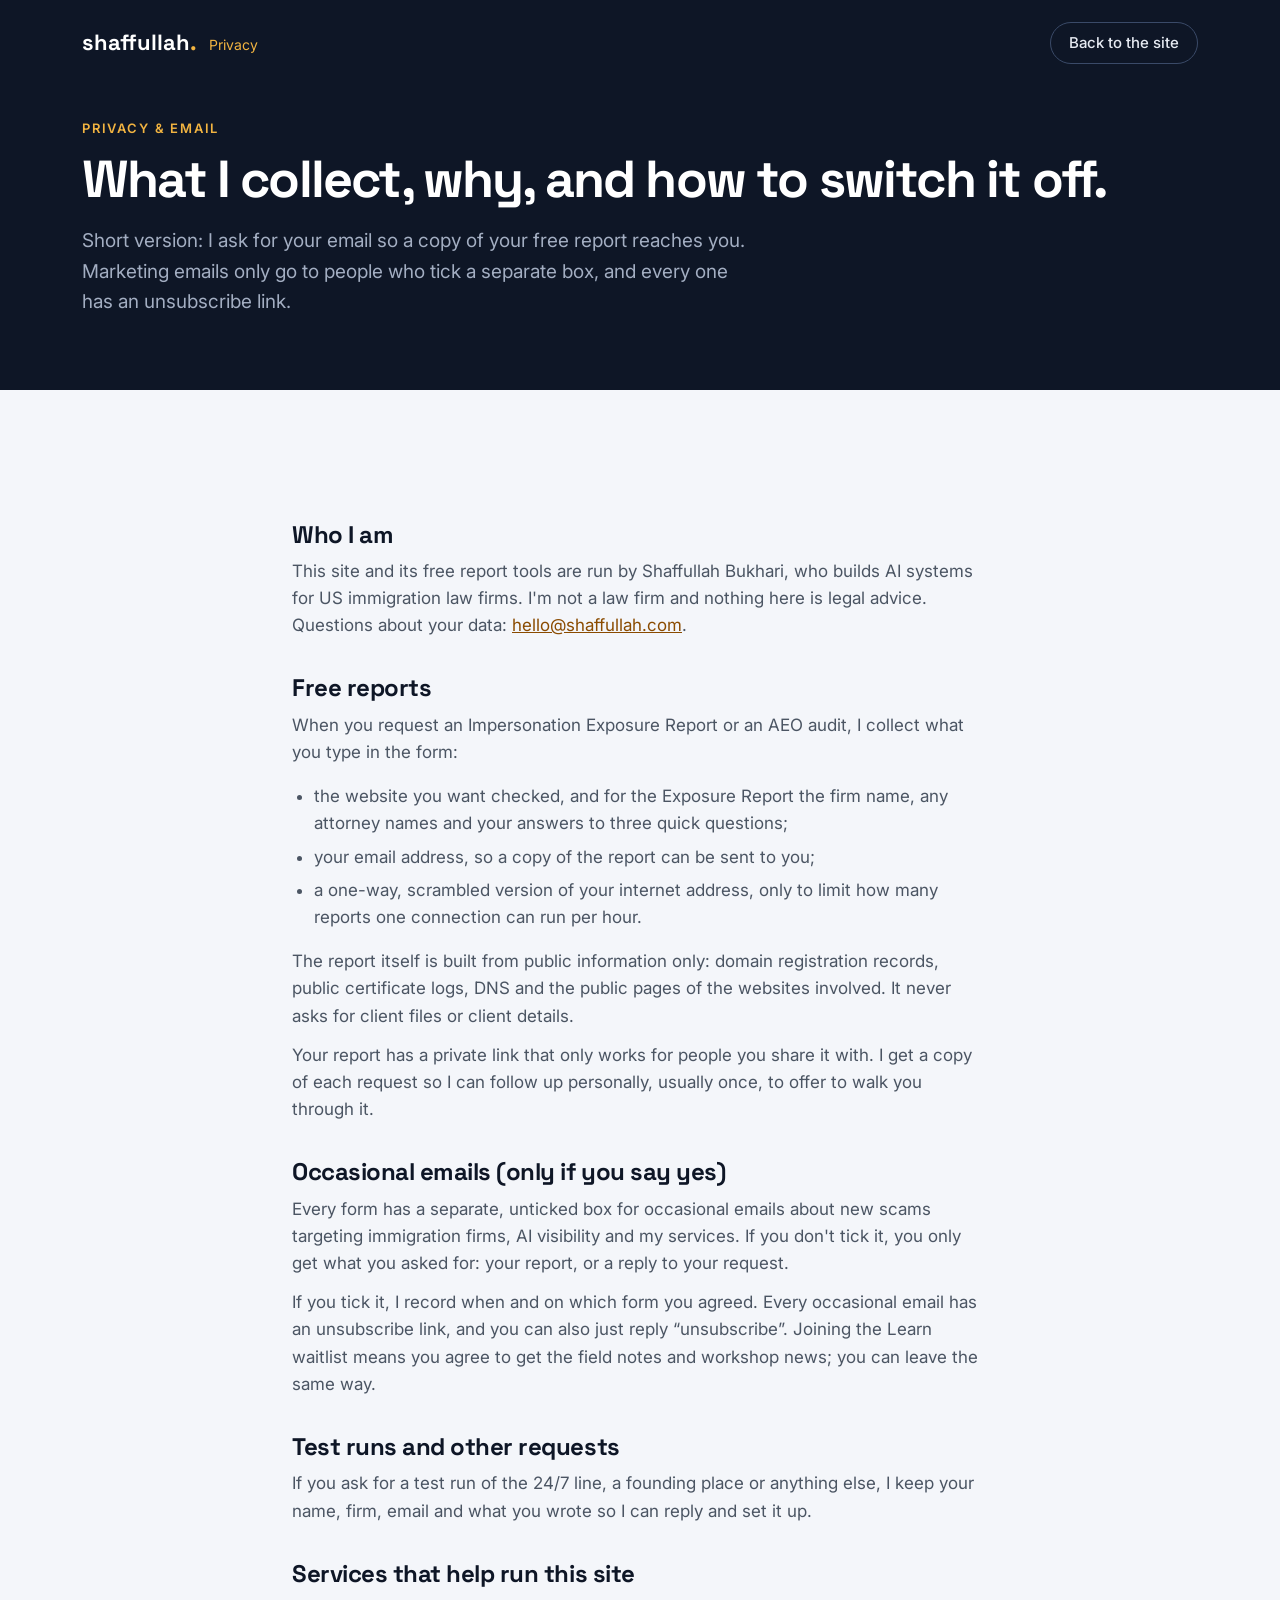
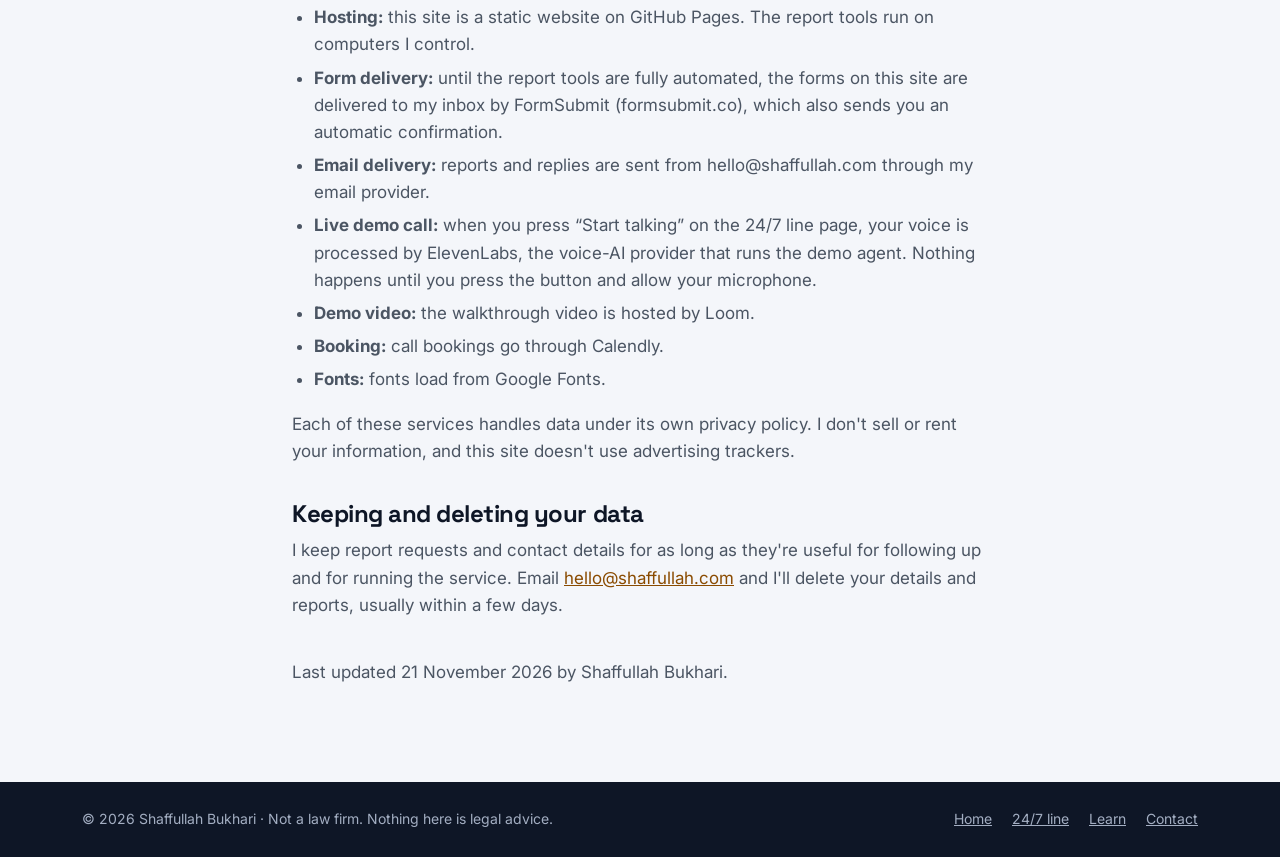
<file: privacy/index.html>
<!doctype html>
<html lang="en">
<head>
<meta charset="utf-8">
<meta name="viewport" content="width=device-width, initial-scale=1">
<title>Privacy and Email Policy | Shaffullah Bukhari</title>
<meta name="description" content="What shaffullah.com and its free report tools collect, why, which services help run them, how occasional emails work and how to get your data deleted.">
<link rel="canonical" href="https://shaffullah.com/privacy/">
<meta property="og:title" content="Privacy and email policy">
<meta property="og:description" content="What the site and the free report tools collect, why, and how to unsubscribe or get your data deleted.">
<meta property="og:image" content="https://shaffullah.com/assets/img/og-card.png">
<link rel="icon" href="/assets/img/favicon.svg" type="image/svg+xml">
<link rel="preconnect" href="https://fonts.googleapis.com">
<link rel="preconnect" href="https://fonts.gstatic.com" crossorigin>
<link rel="stylesheet" href="https://fonts.googleapis.com/css2?family=Inter:wght@400;500;600;700&family=Space+Grotesk:wght@500;600;700&display=swap">
<link rel="stylesheet" href="/assets/css/site.css">
<script type="application/ld+json">
{ "@context": "https://schema.org", "@type": "WebPage", "url": "https://shaffullah.com/privacy/", "name": "Privacy and Email Policy", "dateModified": "2026-11-21", "author": { "@type": "Person", "@id": "https://shaffullah.com/#person", "name": "Shaffullah Bukhari" } }
</script>
</head>
<body>
<a class="skip" href="#main">Skip to content</a>
<header class="site-head on-dark">
  <div class="wrap nav-bar">
    <a class="logo" href="/">shaffullah<span>.</span><span class="logo-sub">Privacy</span></a>
    <a class="btn btn-ghost-dark btn-sm" href="/">Back to the site</a>
  </div>
  <div class="wrap" style="padding-top: 32px; padding-bottom: 72px">
    <p class="eyebrow eyebrow-amber">Privacy &amp; email</p>
    <h1 class="h1" style="font-size: clamp(34px, 4.6vw, 52px)">What I collect, why, and how to switch it off.</h1>
    <p class="lead" style="margin-top: 20px">Short version: I ask for your email so a copy of your free report reaches you. Marketing emails only go to people who tick a separate box, and every one has an unsubscribe link.</p>
  </div>
</header>

<main id="main" class="wrap section prose">
  <h2>Who I am</h2>
  <p>This site and its free report tools are run by Shaffullah Bukhari, who builds AI systems for US immigration law firms. I'm not a law firm and nothing here is legal advice. Questions about your data: <a href="mailto:hello@shaffullah.com">hello@shaffullah.com</a>.</p>

  <h2>Free reports</h2>
  <p>When you request an Impersonation Exposure Report or an AEO audit, I collect what you type in the form:</p>
  <ul>
    <li>the website you want checked, and for the Exposure Report the firm name, any attorney names and your answers to three quick questions;</li>
    <li>your email address, so a copy of the report can be sent to you;</li>
    <li>a one-way, scrambled version of your internet address, only to limit how many reports one connection can run per hour.</li>
  </ul>
  <p>The report itself is built from public information only: domain registration records, public certificate logs, DNS and the public pages of the websites involved. It never asks for client files or client details.</p>
  <p>Your report has a private link that only works for people you share it with. I get a copy of each request so I can follow up personally, usually once, to offer to walk you through it.</p>

  <h2>Occasional emails (only if you say yes)</h2>
  <p>Every form has a separate, unticked box for occasional emails about new scams targeting immigration firms, AI visibility and my services. If you don't tick it, you only get what you asked for: your report, or a reply to your request.</p>
  <p>If you tick it, I record when and on which form you agreed. Every occasional email has an unsubscribe link, and you can also just reply “unsubscribe”. Joining the Learn waitlist means you agree to get the field notes and workshop news; you can leave the same way.</p>

  <h2>Test runs and other requests</h2>
  <p>If you ask for a test run of the 24/7 line, a founding place or anything else, I keep your name, firm, email and what you wrote so I can reply and set it up.</p>

  <h2>Services that help run this site</h2>
  <ul>
    <li><b>Hosting:</b> this site is a static website on GitHub Pages. The report tools run on computers I control.</li>
    <li><b>Form delivery:</b> until the report tools are fully automated, the forms on this site are delivered to my inbox by FormSubmit (formsubmit.co), which also sends you an automatic confirmation.</li>
    <li><b>Email delivery:</b> reports and replies are sent from hello@shaffullah.com through my email provider.</li>
    <li><b>Live demo call:</b> when you press “Start talking” on the 24/7 line page, your voice is processed by ElevenLabs, the voice-AI provider that runs the demo agent. Nothing happens until you press the button and allow your microphone.</li>
    <li><b>Demo video:</b> the walkthrough video is hosted by Loom.</li>
    <li><b>Booking:</b> call bookings go through Calendly.</li>
    <li><b>Fonts:</b> fonts load from Google Fonts.</li>
  </ul>
  <p>Each of these services handles data under its own privacy policy. I don't sell or rent your information, and this site doesn't use advertising trackers.</p>

  <h2>Keeping and deleting your data</h2>
  <p>I keep report requests and contact details for as long as they're useful for following up and for running the service. Email <a href="mailto:hello@shaffullah.com?subject=Delete%20my%20data">hello@shaffullah.com</a> and I'll delete your details and reports, usually within a few days.</p>

  <p class="muted" style="margin-top: 40px">Last updated <time datetime="2026-11-21">21 November 2026</time> by Shaffullah Bukhari.</p>
</main>

<footer class="band-navy on-dark">
  <div class="site-foot" style="border-top: 0">
    <div class="wrap foot-row">
      <span>© 2026 Shaffullah Bukhari · Not a law firm. Nothing here is legal advice.</span>
      <span class="foot-links"><a href="/">Home</a><a href="/line/">24/7 line</a><a href="/learn/">Learn</a><a href="mailto:hello@shaffullah.com">Contact</a></span>
    </div>
  </div>
</footer>
</body>
</html>
</file>
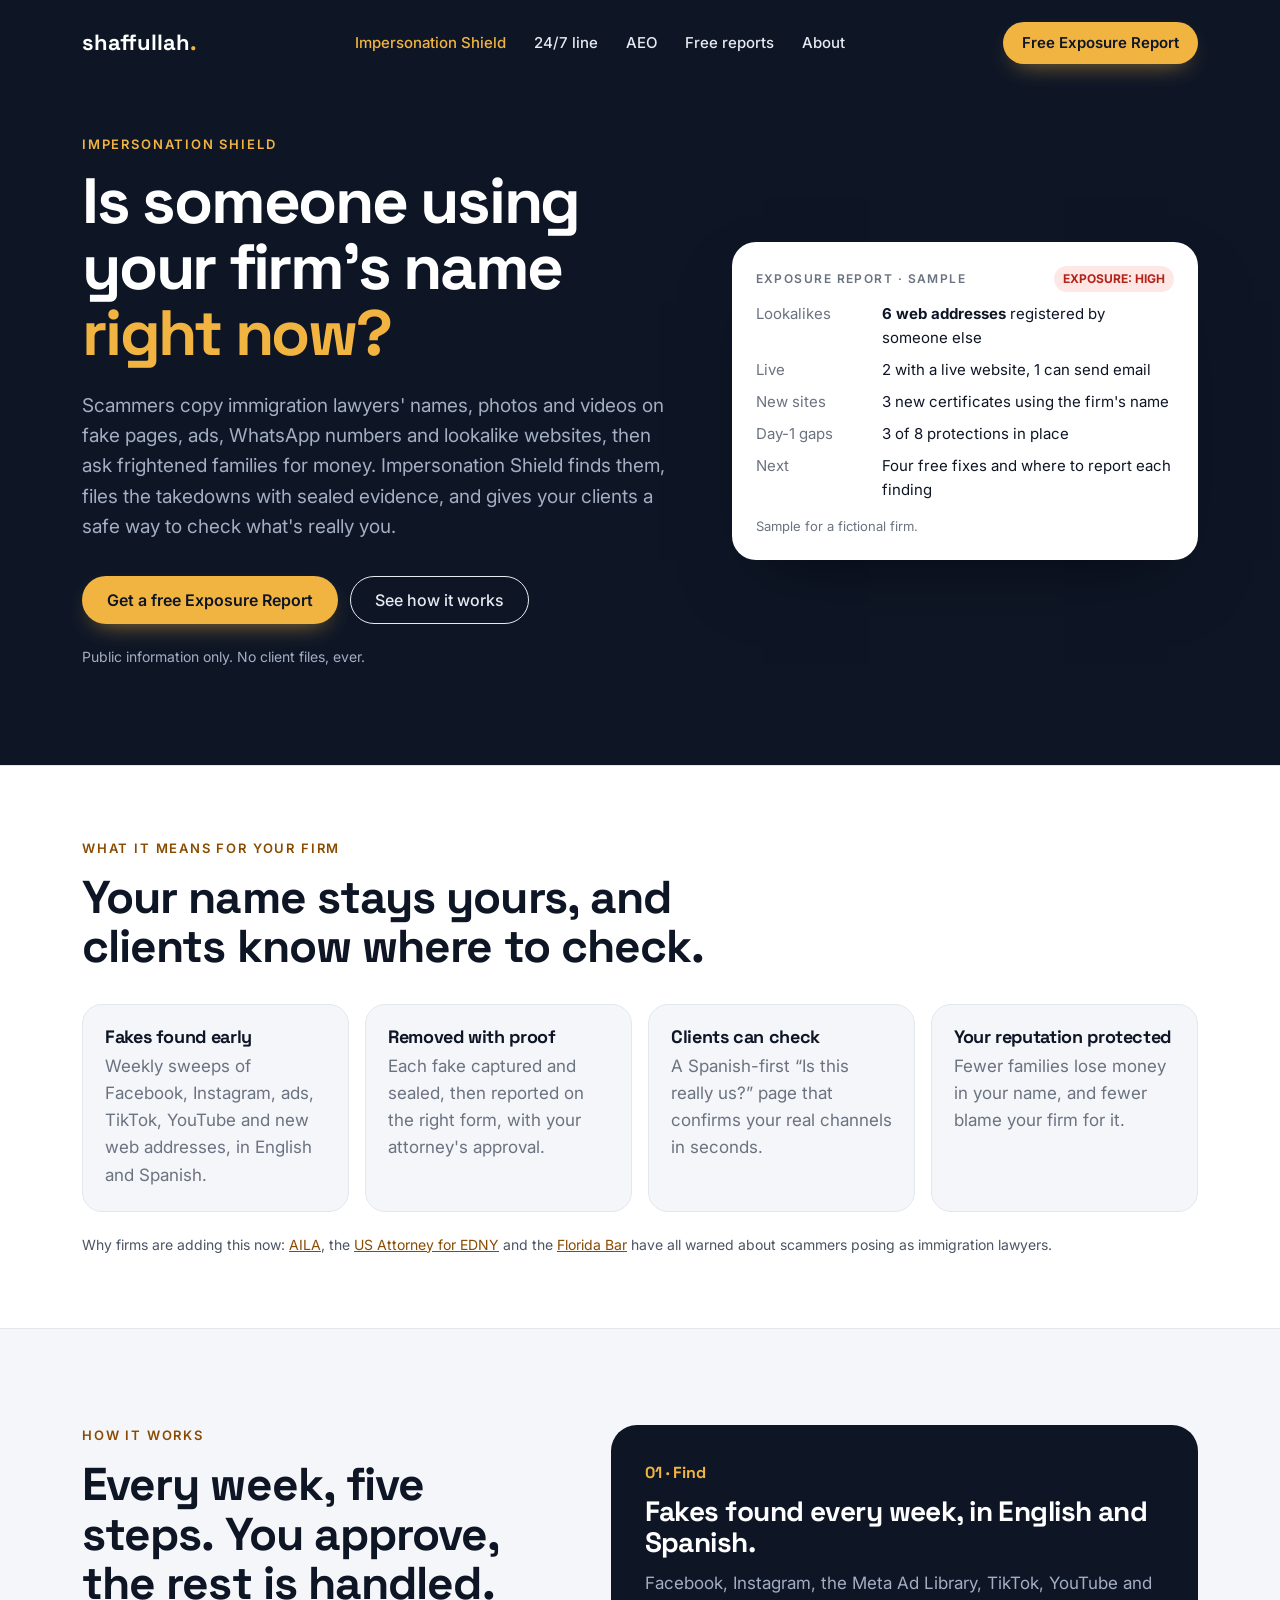
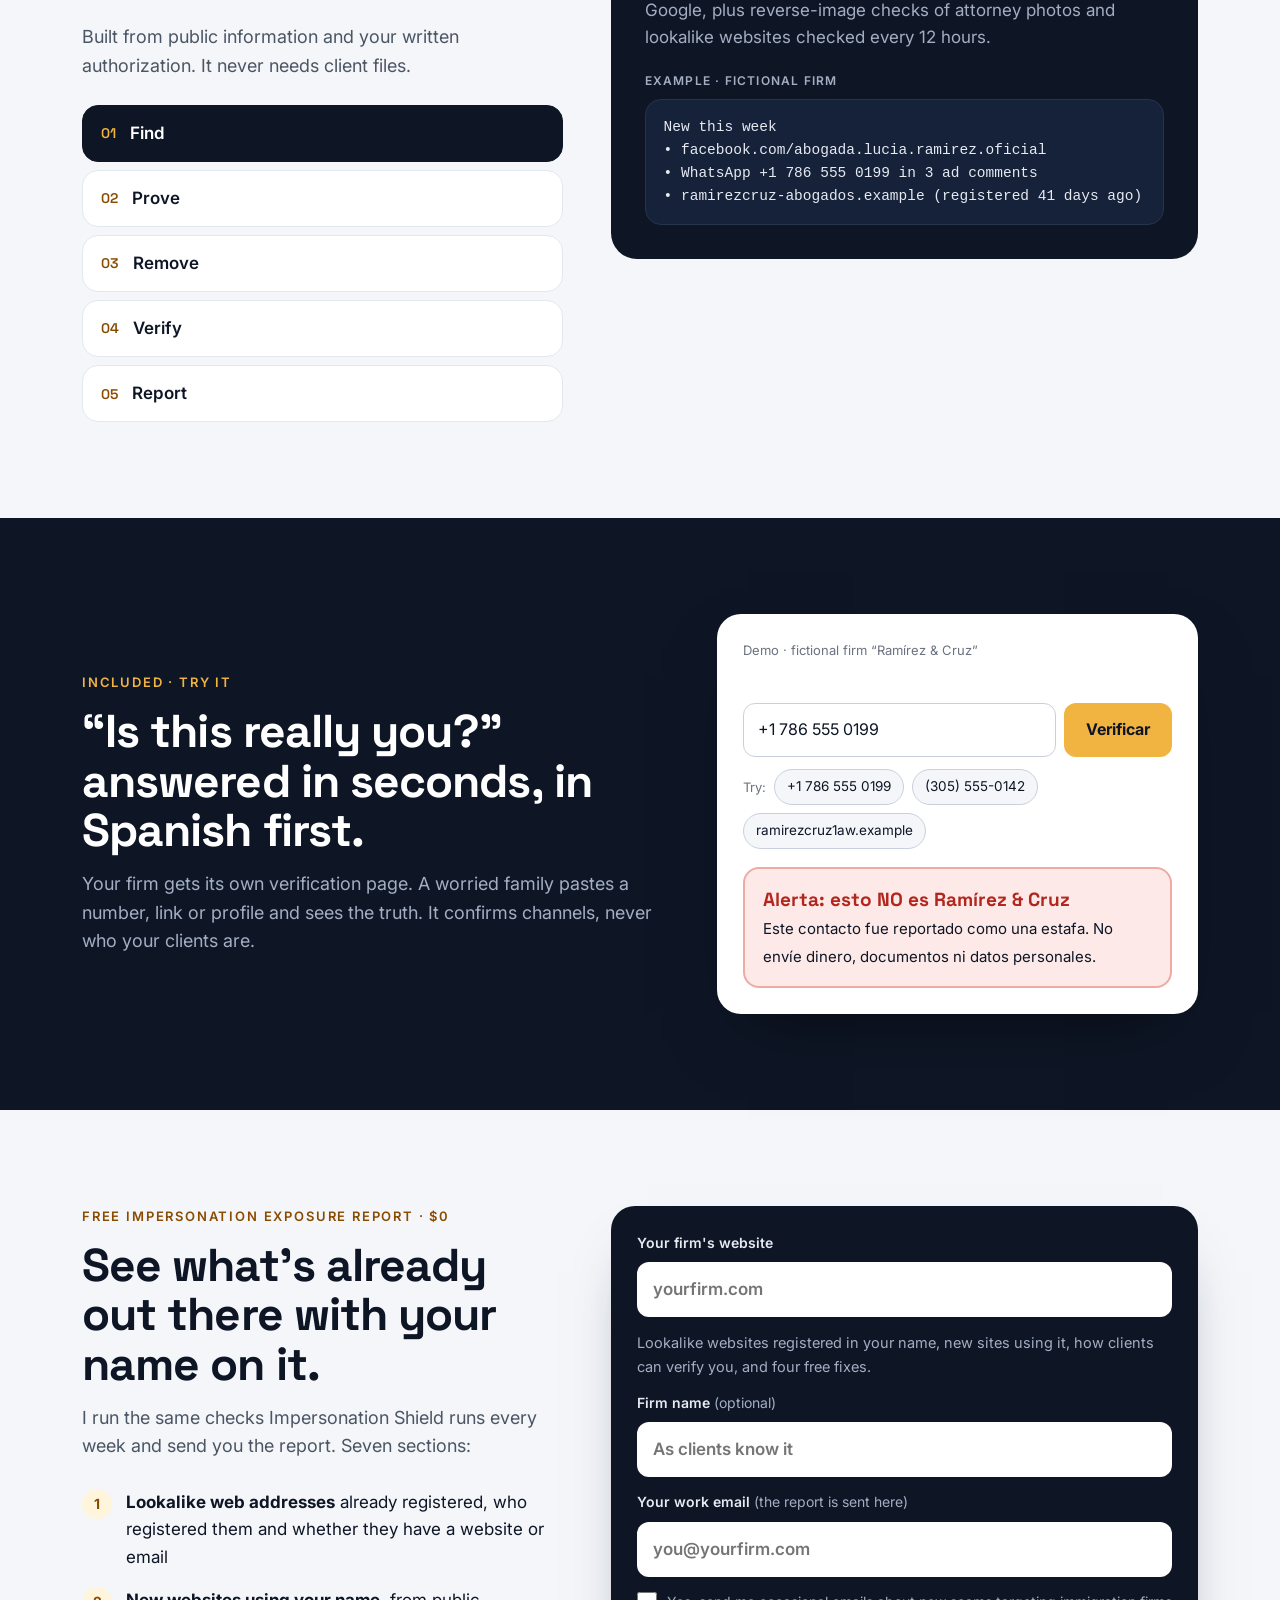
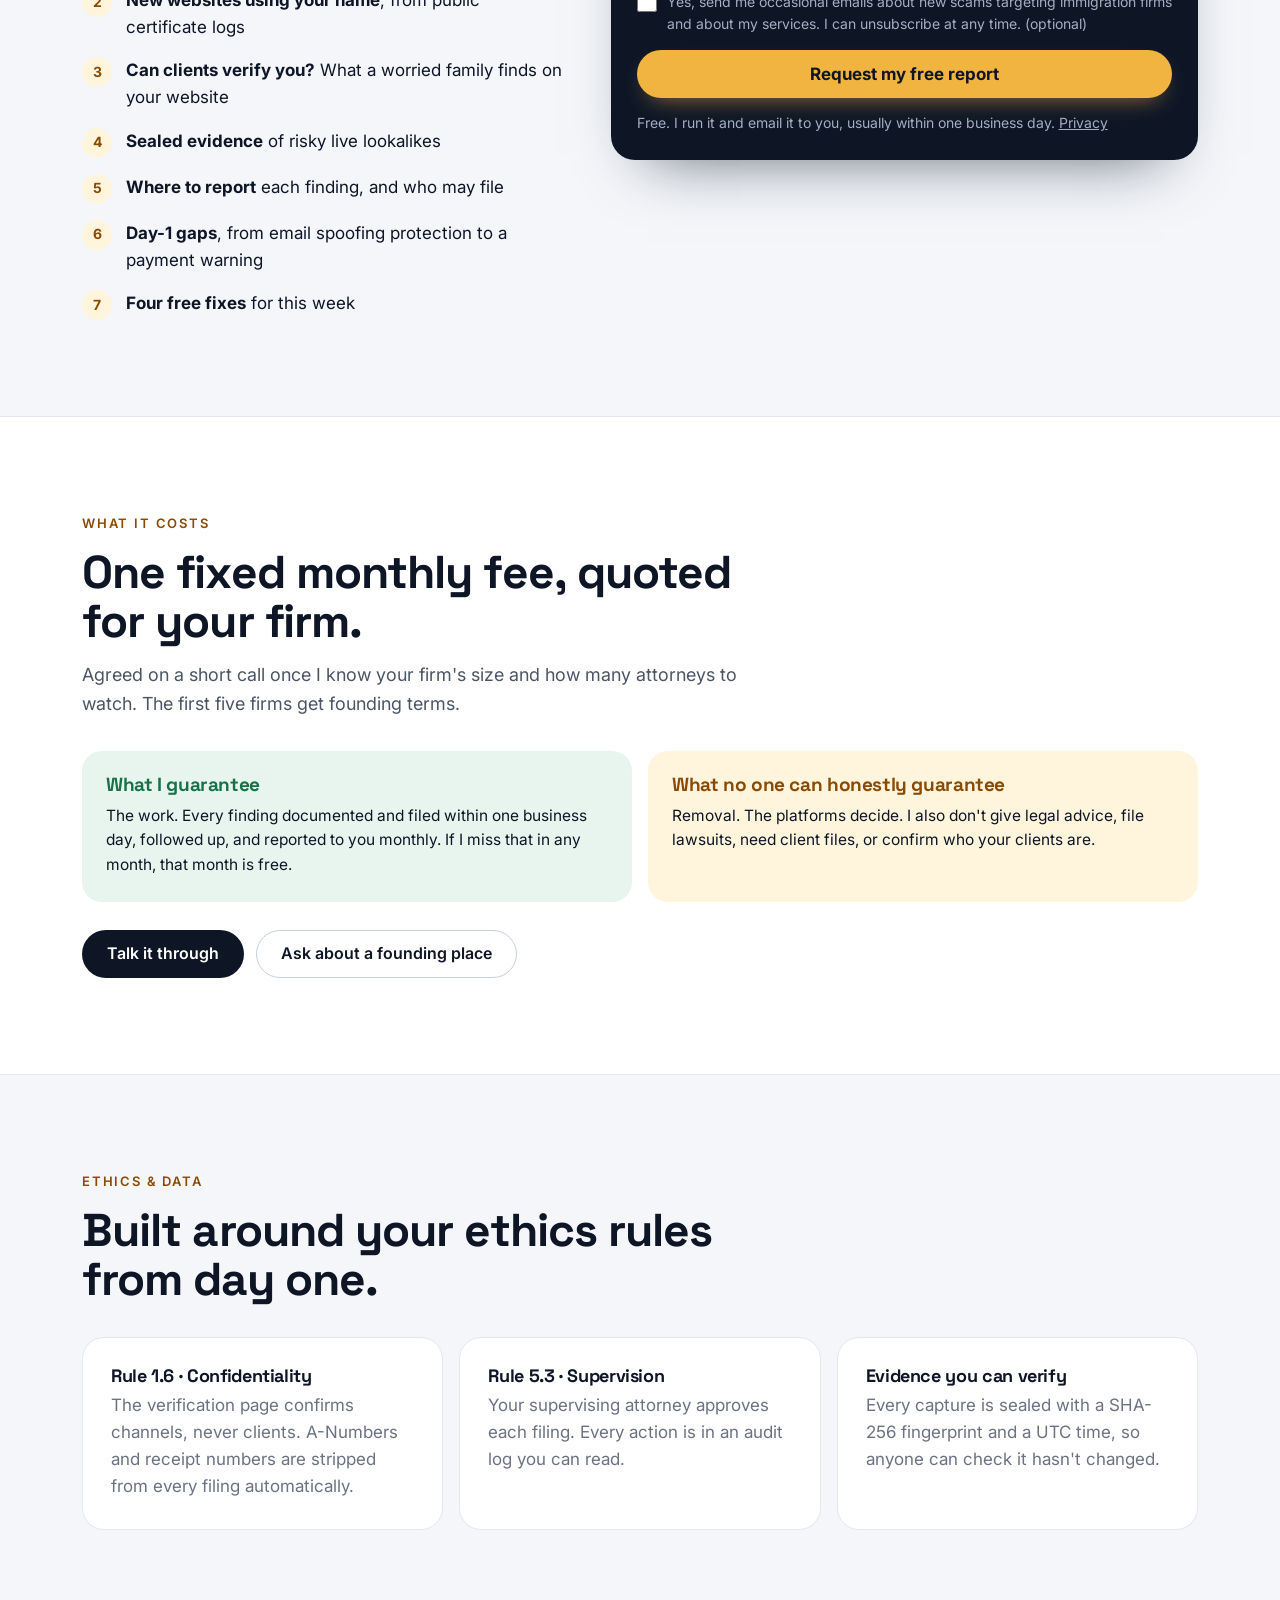
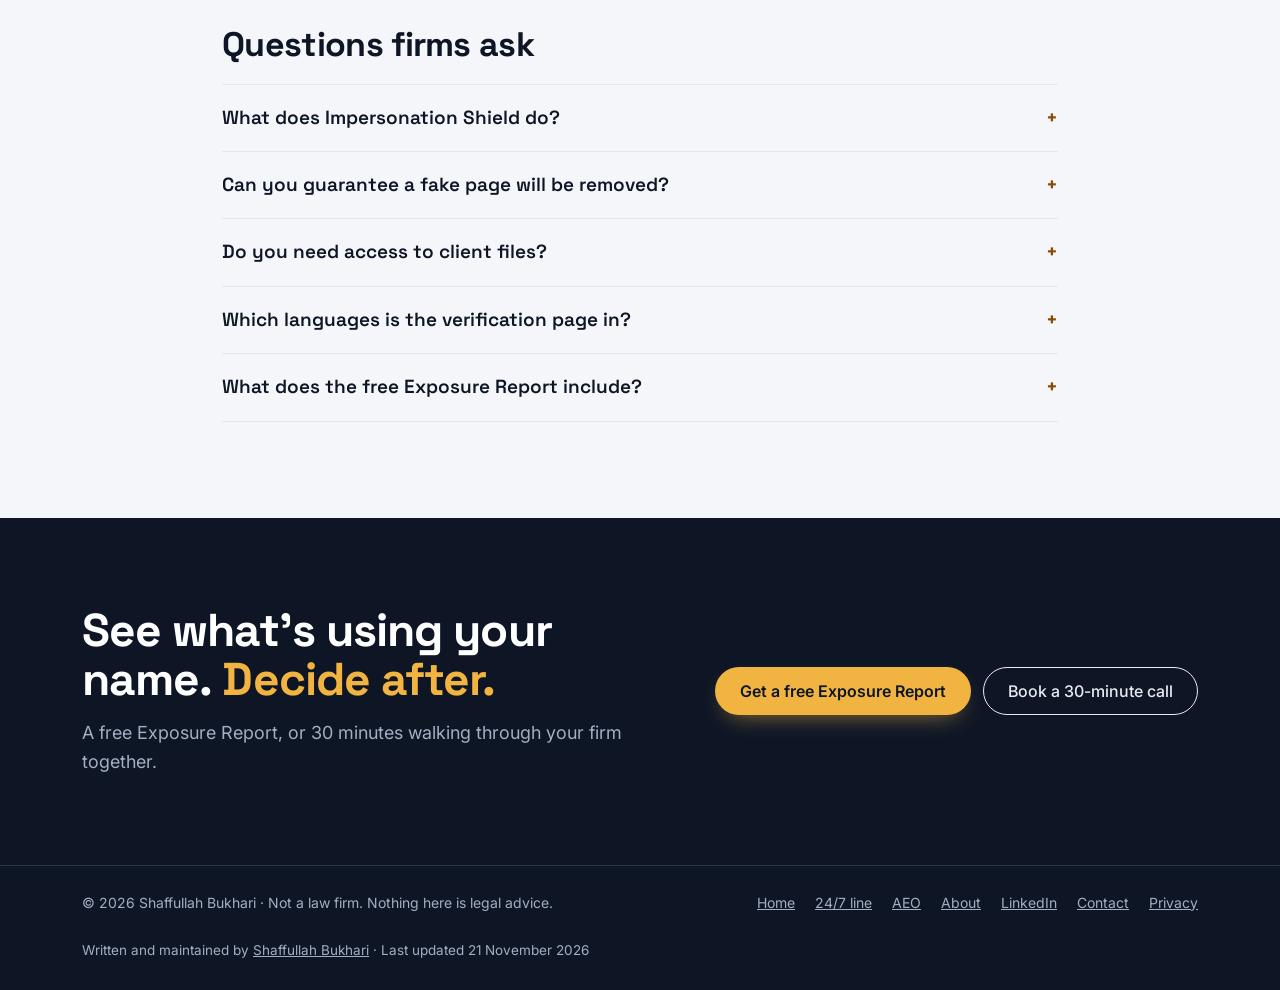
<file: shield/index.html>
<!doctype html>
<html lang="en">
<head>
<meta charset="utf-8">
<meta name="viewport" content="width=device-width, initial-scale=1">
<title>Impersonation Shield for Immigration Law Firms | Shaffullah</title>
<meta name="description" content="Fake pages, copied videos, WhatsApp numbers and lookalike websites using your firm's name: found, removed with sealed evidence, and easy for clients to check.">
<link rel="canonical" href="https://shaffullah.com/shield/">
<meta property="og:type" content="website">
<meta property="og:site_name" content="Shaffullah Bukhari">
<meta property="og:url" content="https://shaffullah.com/shield/">
<meta property="og:title" content="Is someone using your firm's name right now?">
<meta property="og:description" content="Impersonation Shield finds fakes of your immigration firm, files the takedowns with sealed evidence and gives clients a safe way to check what's real. Free Exposure Report.">
<meta property="og:image" content="https://shaffullah.com/assets/img/og-card.png">
<meta name="twitter:card" content="summary_large_image">
<link rel="icon" href="/assets/img/favicon.svg" type="image/svg+xml">
<link rel="preconnect" href="https://fonts.googleapis.com">
<link rel="preconnect" href="https://fonts.gstatic.com" crossorigin>
<link rel="stylesheet" href="https://fonts.googleapis.com/css2?family=Inter:wght@400;500;600;700&family=Space+Grotesk:wght@500;600;700&display=swap">
<link rel="stylesheet" href="/assets/css/site.css">
<script src="/assets/js/site.js" defer></script>
<script type="application/ld+json">
{
  "@context": "https://schema.org",
  "@graph": [
    {
      "@type": "Service",
      "@id": "https://shaffullah.com/shield/#service",
      "name": "Impersonation Shield",
      "serviceType": "Brand impersonation monitoring and takedowns for law firms",
      "description": "Weekly sweeps for fake pages, ads, WhatsApp numbers and lookalike websites that impersonate an immigration law firm; takedowns filed with SHA-256-sealed evidence after the supervising attorney approves; a Spanish-first “Is this really us?” verification page; a monthly report.",
      "provider": { "@type": "ProfessionalService", "@id": "https://shaffullah.com/#business", "name": "Shaffullah Bukhari", "url": "https://shaffullah.com/", "logo": "https://shaffullah.com/assets/img/favicon.svg", "email": "hello@shaffullah.com", "sameAs": ["https://www.linkedin.com/in/shaffullah-bukhari/"] },
      "areaServed": { "@type": "Country", "name": "United States" },
      "audience": { "@type": "BusinessAudience", "name": "US immigration law firms" },
      "offers": { "@type": "Offer", "name": "Free Impersonation Exposure Report", "price": "0", "priceCurrency": "USD" }
    },
    {
      "@type": "WebPage",
      "url": "https://shaffullah.com/shield/",
      "name": "Impersonation Shield for Immigration Law Firms",
      "author": { "@type": "Person", "@id": "https://shaffullah.com/#person", "name": "Shaffullah Bukhari" },
      "dateModified": "2026-11-21",
      "inLanguage": "en"
    },
    {
      "@type": "BreadcrumbList",
      "itemListElement": [
        { "@type": "ListItem", "position": 1, "name": "Home", "item": "https://shaffullah.com/" },
        { "@type": "ListItem", "position": 2, "name": "Impersonation Shield", "item": "https://shaffullah.com/shield/" }
      ]
    },
    {
      "@type": "FAQPage",
      "mainEntity": [
        { "@type": "Question", "name": "What does Impersonation Shield do?", "acceptedAnswer": { "@type": "Answer", "text": "Every week it looks for fake pages, ads, WhatsApp numbers and lookalike websites using your firm's or attorneys' names, captures sealed evidence, files the right takedown reports once your supervising attorney approves, and keeps a Spanish-first “Is this really us?” page so clients can check what's real." } },
        { "@type": "Question", "name": "Can you guarantee a fake page will be removed?", "acceptedAnswer": { "@type": "Answer", "text": "No one honestly can: the platforms decide. What is guaranteed is the work: every finding documented and filed within one business day, followed up, and reported to you monthly." } },
        { "@type": "Question", "name": "Do you need access to client files?", "acceptedAnswer": { "@type": "Answer", "text": "No. Everything works from public information and your written authorization. The verification page confirms official channels, never who your clients are." } },
        { "@type": "Question", "name": "Which languages is the verification page in?", "acceptedAnswer": { "@type": "Answer", "text": "Spanish first, plus English, Portuguese and Haitian Creole." } },
        { "@type": "Question", "name": "What does the free Exposure Report include?", "acceptedAnswer": { "@type": "Answer", "text": "Lookalike web addresses already registered in your firm's name and who registered them, new websites using your name in public certificate logs, whether clients can verify your real channels, your email spoofing protection, where to report each finding, and four free fixes for this week." } }
      ]
    }
  ]
}
</script>
</head>
<body>
<a class="skip" href="#main">Skip to content</a>

<header class="site-head on-dark">
  <div class="wrap nav-bar">
    <a class="logo" href="/">shaffullah<span>.</span></a>
    <nav class="navlinks" aria-label="Main">
      <a href="/shield/" aria-current="page">Impersonation Shield</a>
      <a href="/line/">24/7 line</a>
      <a href="/aeo/">AEO</a>
      <a href="/#reports">Free reports</a>
      <a href="/#about">About</a>
    </nav>
    <div class="nav-ctas">
      <a class="btn btn-amber btn-sm" href="#report">Free Exposure Report</a>
      <details class="mnav"><summary aria-label="Open menu">Menu</summary><nav class="mnav-panel" aria-label="Menu"><a href="/shield/" aria-current="page">Impersonation Shield</a><a href="/line/">24/7 line</a><a href="/aeo/">AEO</a><a href="/#reports">Free reports</a><a href="/learn/">Learn from me</a><a href="/#about">About</a><a href="https://calendly.com/bukharishaffullah/30min">Book a call</a></nav></details>
    </div>
  </div>
  <div class="wrap hero hero-grid">
    <div>
      <p class="eyebrow eyebrow-amber">Impersonation Shield</p>
      <h1 class="h1">Is someone using your firm's name <span class="amber">right now?</span></h1>
      <p class="lead">Scammers copy immigration lawyers' names, photos and videos on fake pages, ads, WhatsApp numbers and lookalike websites, then ask frightened families for money. Impersonation Shield finds them, files the takedowns with sealed evidence, and gives your clients a safe way to check what's really you.</p>
      <div class="btn-row">
        <a class="btn btn-amber" href="#report">Get a free Exposure Report</a>
        <a class="btn btn-outline-dark" href="#how">See how it works</a>
      </div>
      <p class="fine">Public information only. No client files, ever.</p>
    </div>
    <div class="summary-card">
      <div class="proof-top"><span class="tag" style="color: var(--muted-2)">Exposure Report · sample</span><span class="badge-red">EXPOSURE: HIGH</span></div>
      <dl>
        <dt>Lookalikes</dt><dd><b>6 web addresses</b> registered by someone else</dd>
        <dt>Live</dt><dd>2 with a live website, 1 can send email</dd>
        <dt>New sites</dt><dd>3 new certificates using the firm's name</dd>
        <dt>Day-1 gaps</dt><dd>3 of 8 protections in place</dd>
        <dt>Next</dt><dd>Four free fixes and where to report each finding</dd>
      </dl>
      <p class="muted" style="margin-top: 14px; font-size: 13px">Sample for a fictional firm.</p>
    </div>
  </div>
</header>

<main id="main">
  <section class="band-white">
    <div class="wrap section-tight">
      <p class="eyebrow">What it means for your firm</p>
      <h2 class="h2" style="max-width: 24ch">Your name stays yours, and clients know where to check.</h2>
      <div class="grid-auto-sm" style="margin-top: 32px">
        <div class="card-soft"><h3 style="font-size: 18px; margin-bottom: 6px">Fakes found early</h3><p class="muted">Weekly sweeps of Facebook, Instagram, ads, TikTok, YouTube and new web addresses, in English and Spanish.</p></div>
        <div class="card-soft"><h3 style="font-size: 18px; margin-bottom: 6px">Removed with proof</h3><p class="muted">Each fake captured and sealed, then reported on the right form, with your attorney's approval.</p></div>
        <div class="card-soft"><h3 style="font-size: 18px; margin-bottom: 6px">Clients can check</h3><p class="muted">A Spanish-first “Is this really us?” page that confirms your real channels in seconds.</p></div>
        <div class="card-soft"><h3 style="font-size: 18px; margin-bottom: 6px">Your reputation protected</h3><p class="muted">Fewer families lose money in your name, and fewer blame your firm for it.</p></div>
      </div>
      <p class="sources">Why firms are adding this now: <a href="https://www.aila.org/library/think-immigration-immigration-scam-surge-threatens-clients-and-legal-providers">AILA</a>, the <a href="https://www.justice.gov/usao-edny/pr/five-defendants-charged-impersonating-immigration-judges-law-enforcement-officers-and">US Attorney for EDNY</a> and the <a href="https://www.floridabar.org/the-florida-bar-news/fraudsters-are-impersonating-attorneys-in-immigration-scheme/">Florida Bar</a> have all warned about scammers posing as immigration lawyers.</p>
    </div>
  </section>

  <section id="how" class="wrap section two two-910 top-align">
    <div>
      <p class="eyebrow">How it works</p>
      <h2 class="h2">Every week, five steps. You approve, the rest is handled.</h2>
      <p class="sub" style="margin-bottom: 24px">Built from public information and your written authorization. It never needs client files.</p>
      <div class="steps" id="shield-steps" role="tablist" aria-label="Impersonation Shield steps" aria-orientation="vertical">
          <button type="button" role="tab" id="tab-find" aria-controls="panel-find" aria-selected="true"><span>01</span>Find</button>
          <button type="button" role="tab" id="tab-prove" aria-controls="panel-prove" aria-selected="false" tabindex="-1"><span>02</span>Prove</button>
          <button type="button" role="tab" id="tab-remove" aria-controls="panel-remove" aria-selected="false" tabindex="-1"><span>03</span>Remove</button>
          <button type="button" role="tab" id="tab-verify" aria-controls="panel-verify" aria-selected="false" tabindex="-1"><span>04</span>Verify</button>
          <button type="button" role="tab" id="tab-report" aria-controls="panel-report" aria-selected="false" tabindex="-1"><span>05</span>Report</button>
        </div>
    </div>
    <div>
      <div class="step-panel" role="tabpanel" id="panel-find" aria-labelledby="tab-find">
          <span class="tag">01 · Find</span>
          <h3>Fakes found every week, in English and Spanish.</h3>
          <p>Facebook, Instagram, the Meta Ad Library, TikTok, YouTube and Google, plus reverse-image checks of attorney photos and lookalike websites checked every 12 hours.</p>
          <p class="small-cap">Example · fictional firm</p>
          <pre class="mono-box">New this week
• facebook.com/abogada.lucia.ramirez.oficial
• WhatsApp +1 786 555 0199 in 3 ad comments
• ramirezcruz-abogados.example (registered 41 days ago)</pre>
        </div>
        <div class="step-panel" role="tabpanel" id="panel-prove" aria-labelledby="tab-prove" hidden>
          <span class="tag">02 · Prove</span>
          <h3>Evidence platforms and the FTC accept.</h3>
          <p>Screenshots, page source and links, each sealed with a SHA-256 fingerprint and a UTC timestamp, bundled into one verifiable evidence pack.</p>
          <p class="small-cap">Example · fictional firm</p>
          <pre class="mono-box">Screenshot — fake page    2026-11-20 03:14 UTC
SHA-256 325889580c1ad9583b23f2c55618399b…
Page source — 200 OK      2026-11-20 03:14 UTC
SHA-256 25ddf2c883e0d1958ea971d279a7e4f0…</pre>
        </div>
        <div class="step-panel" role="tabpanel" id="panel-remove" aria-labelledby="tab-remove" hidden>
          <span class="tag">03 · Remove</span>
          <h3>The right report, on the right form, every time.</h3>
          <p>Impersonation reports, copyright notices for copied videos and abuse reports to registrars and hosts. Your supervising attorney approves each filing; every case is tracked until it closes.</p>
          <p class="small-cap">Example · fictional firm</p>
          <pre class="mono-box">✓ Facebook impersonation (person)   filed
✓ Google Safe Browsing             filed
○ Registrar abuse report           awaiting approval
○ FTC + IC3 packet                 ready to send</pre>
        </div>
        <div class="step-panel" role="tabpanel" id="panel-verify" aria-labelledby="tab-verify" hidden>
          <span class="tag">04 · Verify</span>
          <h3>A safe way for families to check what's real.</h3>
          <p>Your own “Is this really us?” page in Spanish, English, Portuguese and Haitian Creole, plus an optional 24/7 phone line for callers who would rather ask.</p>
          <p class="small-cap">Example · fictional firm</p>
          <pre class="mono-box">¿Es realmente su firma?
+1 786 555 0199  →  ALERTA: esto NO es la firma
(305) 555-0142   →  Sí, es un canal oficial</pre>
        </div>
        <div class="step-panel" role="tabpanel" id="panel-report" aria-labelledby="tab-report" hidden>
          <span class="tag">05 · Report</span>
          <h3>One page a month, with your real numbers.</h3>
          <p>Fakes found, fakes removed, median time to removal and verification checks handled, measured from your own cases, not industry claims.</p>
          <p class="small-cap">Example · fictional firm</p>
          <pre class="mono-box">November
Found 14 · Removed 11 · Pending 3
Median time to removal: 1.6 days
Verification checks: 212</pre>
        </div>
      </div>
  </section>

  <section id="verify" class="band-navy on-dark">
    <div class="wrap section two two-1109">
      <div>
        <p class="eyebrow">Included · try it</p>
        <h2 class="h2">“Is this really you?” answered in seconds, in Spanish first.</h2>
        <p class="sub">Your firm gets its own verification page. A worried family pastes a number, link or profile and sees the truth. It confirms channels, never who your clients are.</p>
      </div>
      <div class="verify-card">
        <p class="muted" style="font-size: 13px">Demo · fictional firm “Ramírez &amp; Cruz”</p>
        <h3 lang="es">¿Es realmente Ramírez &amp; Cruz?</h3>
        <form class="verify-form" id="verify-form">
          <label for="verify-input" class="sr">Number, link or profile</label>
          <input id="verify-input" type="text" value="+1 786 555 0199" placeholder="Pegue un número o enlace" lang="es">
          <button type="submit" lang="es">Verificar</button>
        </form>
        <div class="samples"><span>Try:</span>
          <button type="button" data-sample="+1 786 555 0199">+1 786 555 0199</button>
          <button type="button" data-sample="(305) 555-0142">(305) 555-0142</button>
          <button type="button" data-sample="ramirezcruz1aw.example">ramirezcruz1aw.example</button>
        </div>
        <div id="verify-result" class="verdict v-bad" lang="es" aria-live="polite"><b>Alerta: esto NO es Ramírez &amp; Cruz</b><span>Este contacto fue reportado como una estafa. No envíe dinero, documentos ni datos personales.</span></div>
      </div>
    </div>
  </section>

  <section id="report" class="wrap section">
    <div class="two two-910 top-align">
      <div>
        <p class="eyebrow">Free Impersonation Exposure Report · $0</p>
        <h2 class="h2">See what's already out there with your name on it.</h2>
        <p class="sub">I run the same checks Impersonation Shield runs every week and send you the report. Seven sections:</p>
        <ol class="steps-3">
          <li><span class="n">1</span><span><b>Lookalike web addresses</b> already registered, who registered them and whether they have a website or email</span></li>
          <li><span class="n">2</span><span><b>New websites using your name</b>, from public certificate logs</span></li>
          <li><span class="n">3</span><span><b>Can clients verify you?</b> What a worried family finds on your website</span></li>
          <li><span class="n">4</span><span><b>Sealed evidence</b> of risky live lookalikes</span></li>
          <li><span class="n">5</span><span><b>Where to report</b> each finding, and who may file</span></li>
          <li><span class="n">6</span><span><b>Day-1 gaps</b>, from email spoofing protection to a payment warning</span></li>
          <li><span class="n">7</span><span><b>Four free fixes</b> for this week</span></li>
        </ol>
      </div>
      <form class="report-form" data-report-form action="https://formsubmit.co/hello@shaffullah.com" method="post">
          <input type="hidden" name="_subject" value="Free report request">
          <input type="hidden" name="_captcha" value="false">
          <input type="hidden" name="_template" value="table">
          <input type="hidden" name="_next" value="https://shaffullah.com/thanks/">
          <label for="rf-site">Your firm's website
            <input id="rf-site" name="website" type="text" inputmode="url" autocomplete="url" placeholder="yourfirm.com" required maxlength="200">
          </label>
          <input type="hidden" name="report" value="exposure">
          <p class="report-blurb" data-blurb aria-live="polite"></p>
          <label for="rf-firm">Firm name <span class="opt-dark">(optional)</span>
            <input id="rf-firm" name="firm" type="text" autocomplete="organization" placeholder="As clients know it" maxlength="120">
          </label>
          <label for="rf-email">Your work email <span class="opt-dark">(the report is sent here)</span>
            <input id="rf-email" name="email" type="email" autocomplete="email" placeholder="you@yourfirm.com" required maxlength="200">
          </label>
          <label class="consent-dark"><input type="checkbox" name="consent" value="1"><span>Yes, send me occasional emails about new scams targeting immigration firms and about my services. I can unsubscribe at any time. <span class="opt-dark">(optional)</span></span></label>
          <div class="hp" aria-hidden="true"><label>Leave this empty<input type="text" name="_honey" tabindex="-1" autocomplete="off"></label></div>
          <button class="btn btn-amber" type="submit">Request my free report</button>
          <p class="form-msg" role="status" hidden></p>
          <p class="fine" style="margin: 0">Free. I run it and email it to you, usually within one business day. <a href="/privacy/" style="color: inherit">Privacy</a></p>
        </form>
    </div>
  </section>

  <section class="band-white">
    <div class="wrap section">
      <p class="eyebrow">What it costs</p>
      <h2 class="h2" style="max-width: 24ch">One fixed monthly fee, quoted for your firm.</h2>
      <p class="sub" style="margin-bottom: 32px">Agreed on a short call once I know your firm's size and how many attorneys to watch. The first five firms get founding terms.</p>
      <div class="grid-auto">
        <div class="promise promise-good"><h3>What I guarantee</h3><p>The work. Every finding documented and filed within one business day, followed up, and reported to you monthly. If I miss that in any month, that month is free.</p></div>
        <div class="promise promise-honest"><h3>What no one can honestly guarantee</h3><p>Removal. The platforms decide. I also don't give legal advice, file lawsuits, need client files, or confirm who your clients are.</p></div>
      </div>
      <div class="btn-row" style="margin-top: 28px">
        <a class="btn btn-navy" href="https://calendly.com/bukharishaffullah/30min">Talk it through</a>
        <a class="btn btn-outline" href="mailto:hello@shaffullah.com?subject=Founding%20place">Ask about a founding place</a>
      </div>
    </div>
  </section>

  <section class="wrap section">
    <p class="eyebrow">Ethics &amp; data</p>
    <h2 class="h2" style="max-width: 24ch">Built around your ethics rules from day one.</h2>
    <div class="grid-auto-sm" style="margin-top: 32px">
      <div class="card"><h3 style="font-size: 18px; margin-bottom: 6px">Rule 1.6 · Confidentiality</h3><p class="muted">The verification page confirms channels, never clients. A-Numbers and receipt numbers are stripped from every filing automatically.</p></div>
      <div class="card"><h3 style="font-size: 18px; margin-bottom: 6px">Rule 5.3 · Supervision</h3><p class="muted">Your supervising attorney approves each filing. Every action is in an audit log you can read.</p></div>
      <div class="card"><h3 style="font-size: 18px; margin-bottom: 6px">Evidence you can verify</h3><p class="muted">Every capture is sealed with a SHA-256 fingerprint and a UTC time, so anyone can check it hasn't changed.</p></div>
    </div>
  </section>

  <section class="wrap" style="max-width: 900px; padding-bottom: 96px">
    <h2 class="h2-sm" style="margin-bottom: 20px">Questions firms ask</h2>
    <div class="faq">
      <details><summary>What does Impersonation Shield do?</summary><p>Every week it looks for fake pages, ads, WhatsApp numbers and lookalike websites using your firm's or attorneys' names, captures sealed evidence, files the right takedown reports once your supervising attorney approves, and keeps a Spanish-first “Is this really us?” page so clients can check what's real.</p></details>
      <details><summary>Can you guarantee a fake page will be removed?</summary><p>No one honestly can: the platforms decide. What is guaranteed is the work: every finding documented and filed within one business day, followed up, and reported to you monthly.</p></details>
      <details><summary>Do you need access to client files?</summary><p>No. Everything works from public information and your written authorization. The verification page confirms official channels, never who your clients are.</p></details>
      <details><summary>Which languages is the verification page in?</summary><p>Spanish first, plus English, Portuguese and Haitian Creole.</p></details>
      <details><summary>What does the free Exposure Report include?</summary><p>Lookalike web addresses already registered in your firm's name and who registered them, new websites using your name in public certificate logs, whether clients can verify your real channels, your email spoofing protection, where to report each finding, and four free fixes for this week.</p></details>
    </div>
  </section>
</main>

<footer class="band-navy on-dark">
  <div class="wrap cta-final">
    <div>
      <h2 class="h2">See what's using your name. <span class="amber">Decide after.</span></h2>
      <p class="sub">A free Exposure Report, or 30 minutes walking through your firm together.</p>
    </div>
    <div class="btn-row">
      <a class="btn btn-amber" href="#report">Get a free Exposure Report</a>
      <a class="btn btn-outline-dark" href="https://calendly.com/bukharishaffullah/30min">Book a 30-minute call</a>
    </div>
  </div>
  <div class="site-foot">
    <div class="wrap foot-row">
      <span>© 2026 Shaffullah Bukhari · Not a law firm. Nothing here is legal advice.</span>
      <span class="foot-links"><a href="/">Home</a><a href="/line/">24/7 line</a><a href="/aeo/">AEO</a><a href="/#about">About</a><a href="https://www.linkedin.com/in/shaffullah-bukhari/">LinkedIn</a><a href="mailto:hello@shaffullah.com">Contact</a><a href="/privacy/">Privacy</a></span>
    </div>
    <p class="wrap byline">Written and maintained by <a href="/#about">Shaffullah Bukhari</a> · Last updated <time datetime="2026-11-21">21 November 2026</time></p>
  </div>
</footer>
</body>
</html>
</file>
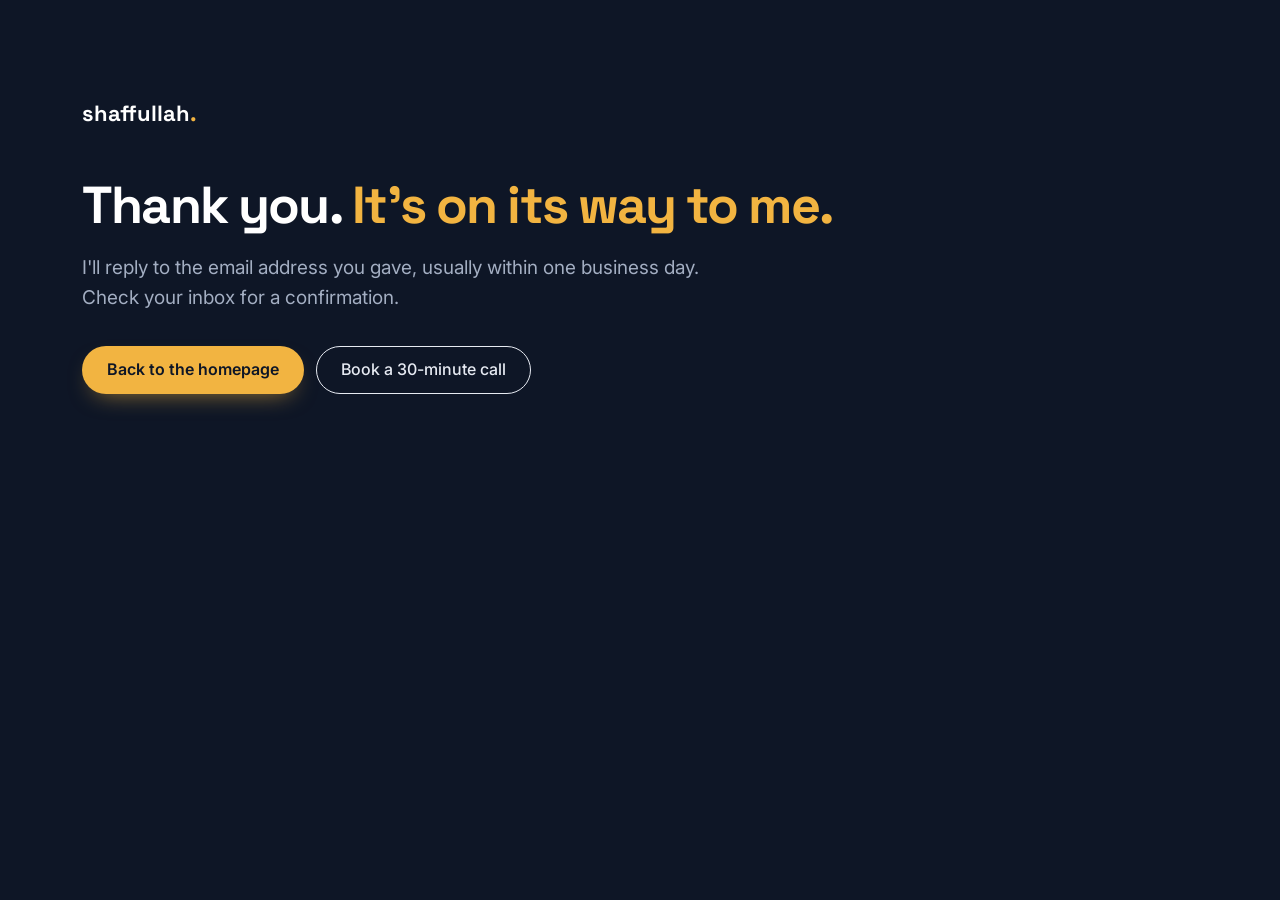
<file: thanks/index.html>
<!doctype html>
<html lang="en">
<head>
<meta charset="utf-8">
<meta name="viewport" content="width=device-width, initial-scale=1">
<title>Thank you | Shaffullah Bukhari</title>
<meta name="robots" content="noindex">
<link rel="icon" href="/assets/img/favicon.svg" type="image/svg+xml">
<link rel="stylesheet" href="https://fonts.googleapis.com/css2?family=Inter:wght@400;500;600;700&family=Space+Grotesk:wght@500;600;700&display=swap">
<link rel="stylesheet" href="/assets/css/site.css">
</head>
<body class="band-navy on-dark" style="min-height: 100vh">
<main class="wrap" style="padding-top: 96px; padding-bottom: 96px">
  <a class="logo" href="/">shaffullah<span>.</span></a>
  <h1 class="h1" style="margin-top: 48px; font-size: clamp(34px, 4.6vw, 52px)">Thank you. <span class="amber">It's on its way to me.</span></h1>
  <p class="lead" style="margin: 20px 0 32px">I'll reply to the email address you gave, usually within one business day. Check your inbox for a confirmation.</p>
  <div class="btn-row"><a class="btn btn-amber" href="/">Back to the homepage</a><a class="btn btn-outline-dark" href="https://calendly.com/bukharishaffullah/30min">Book a 30-minute call</a></div>
</main>
</body>
</html>
</file>
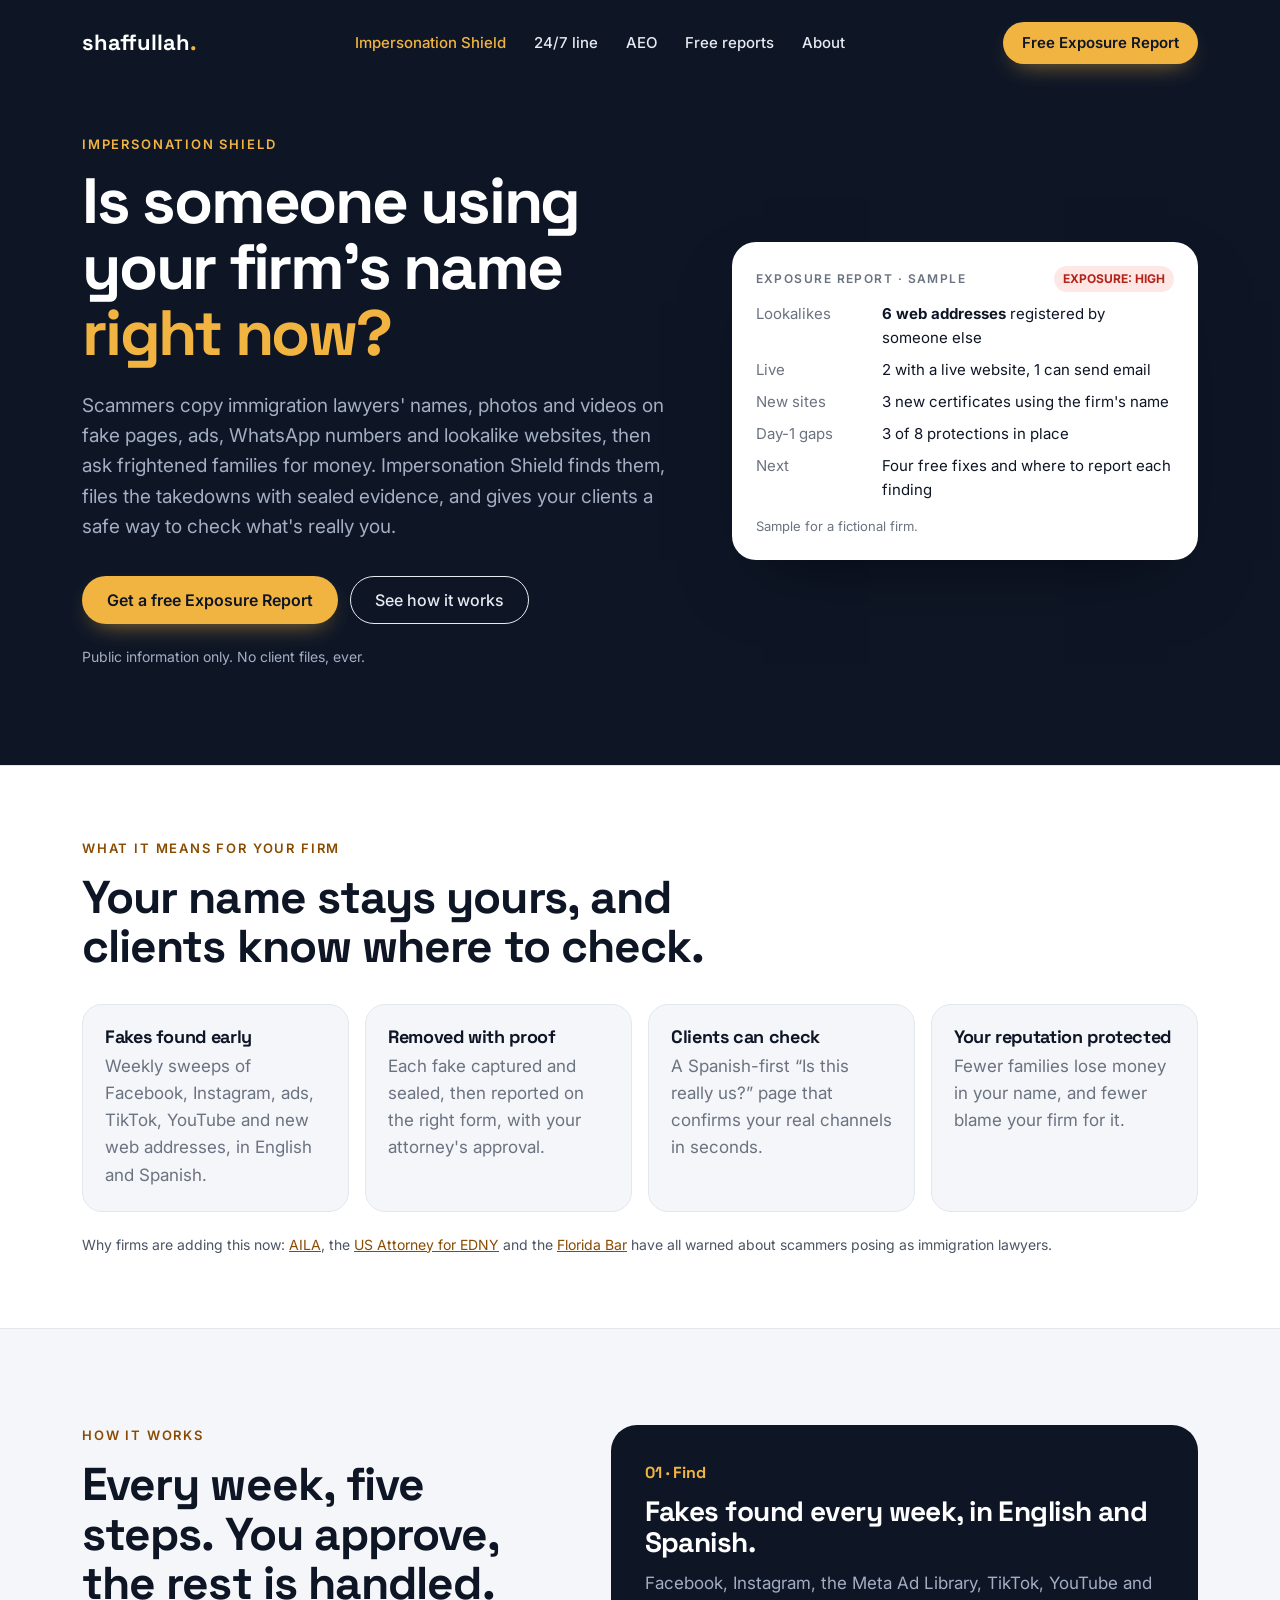
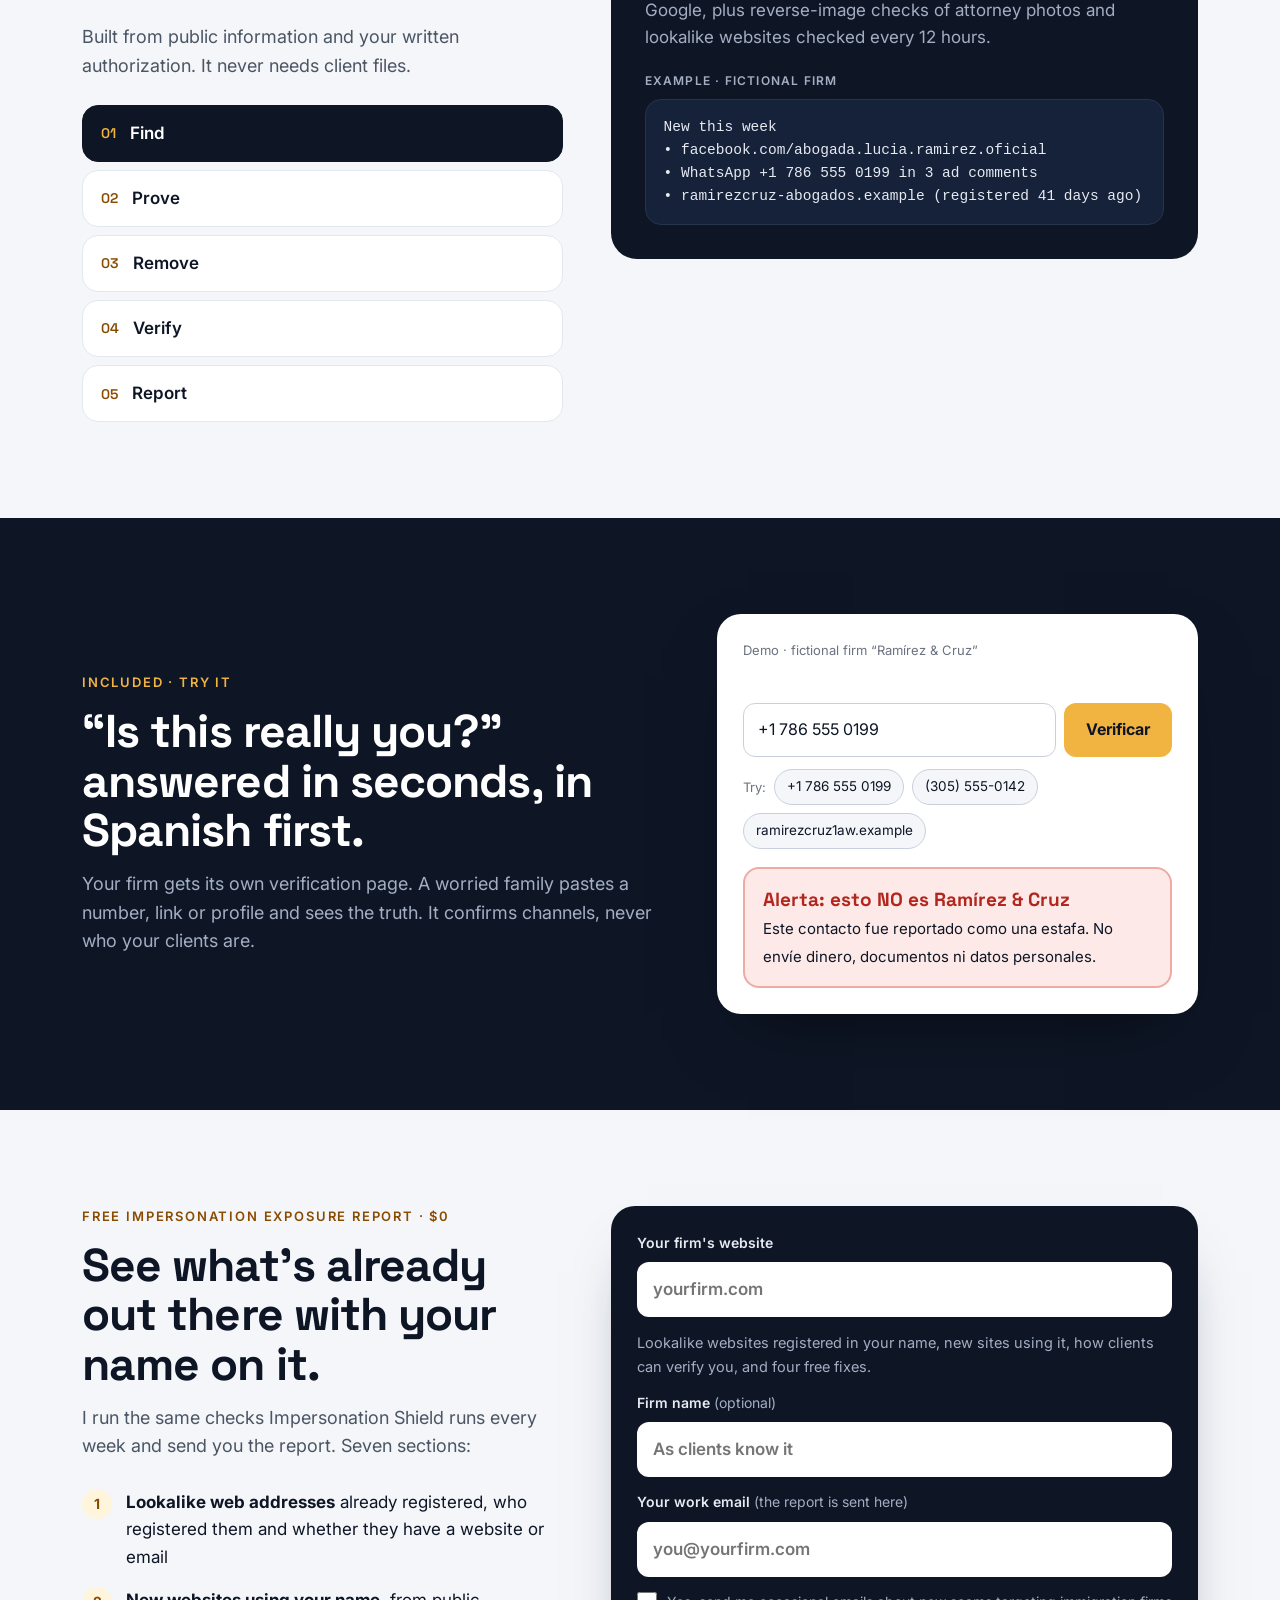
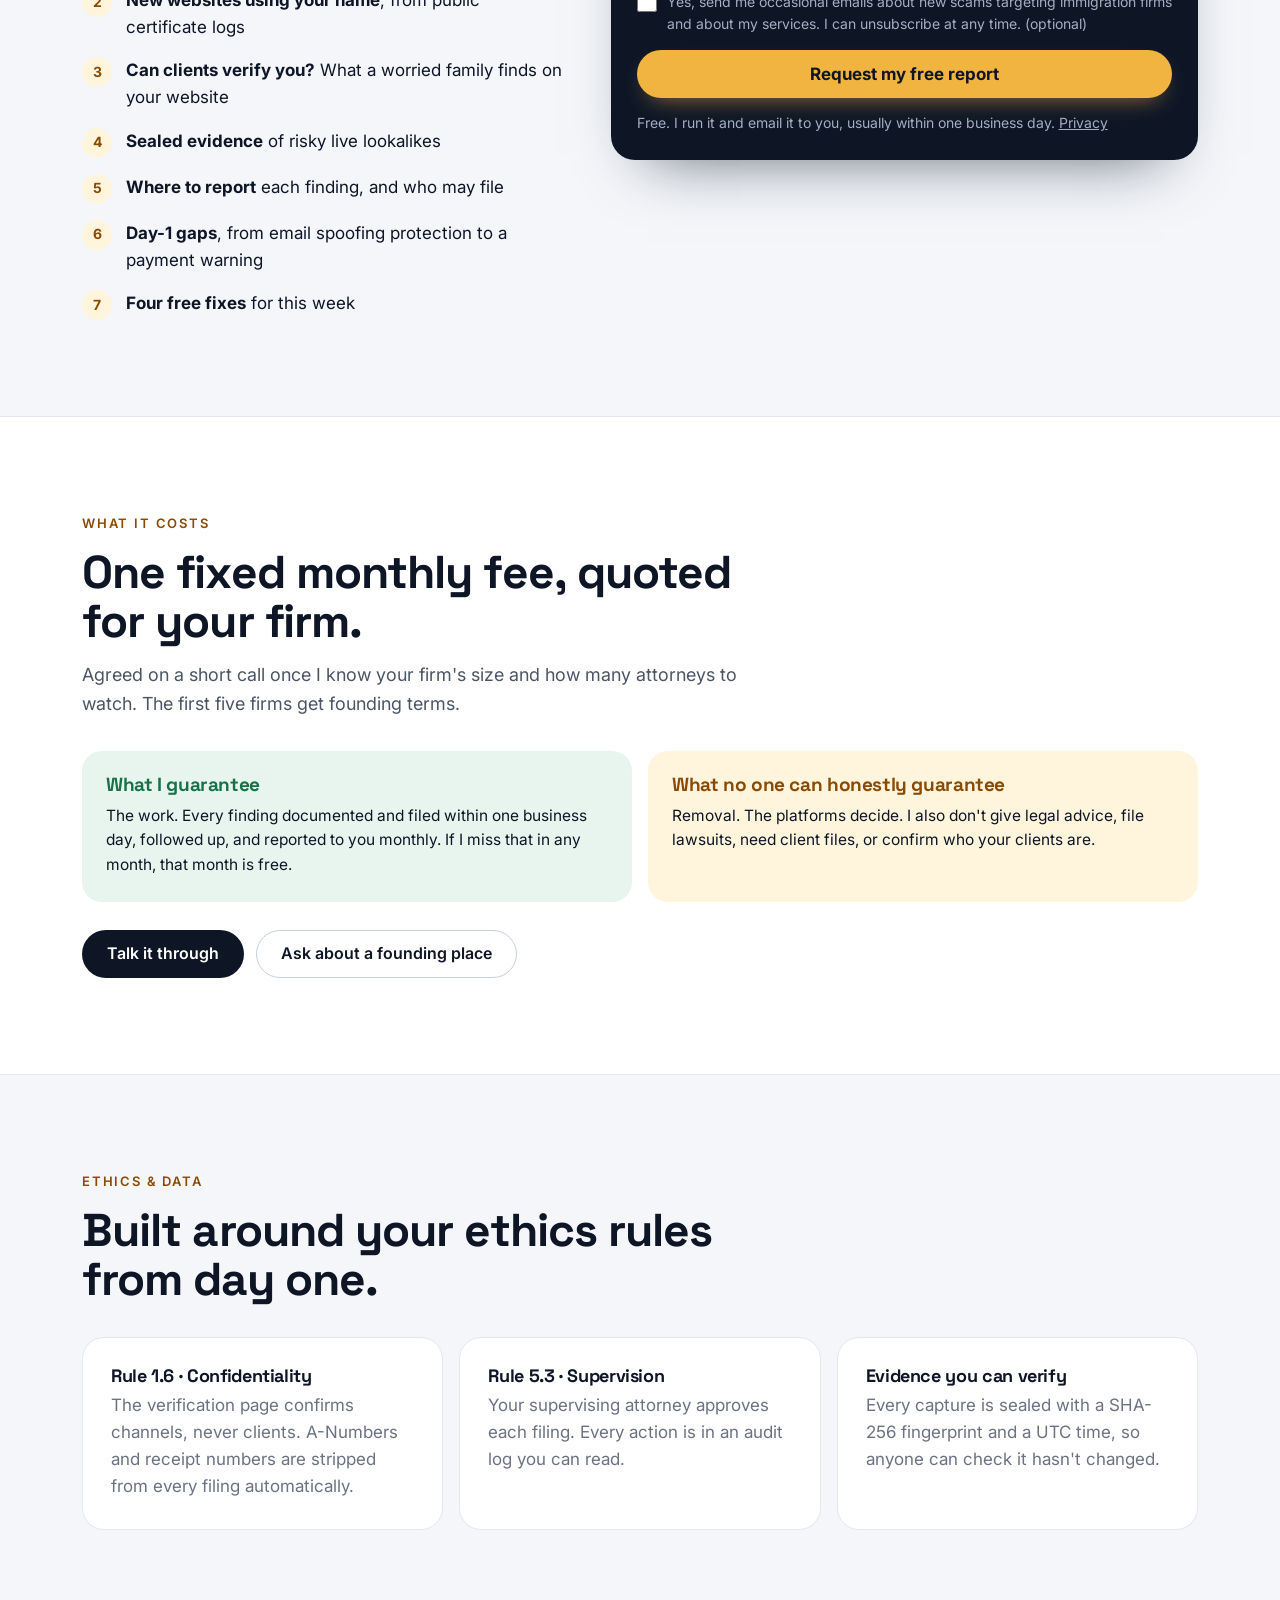
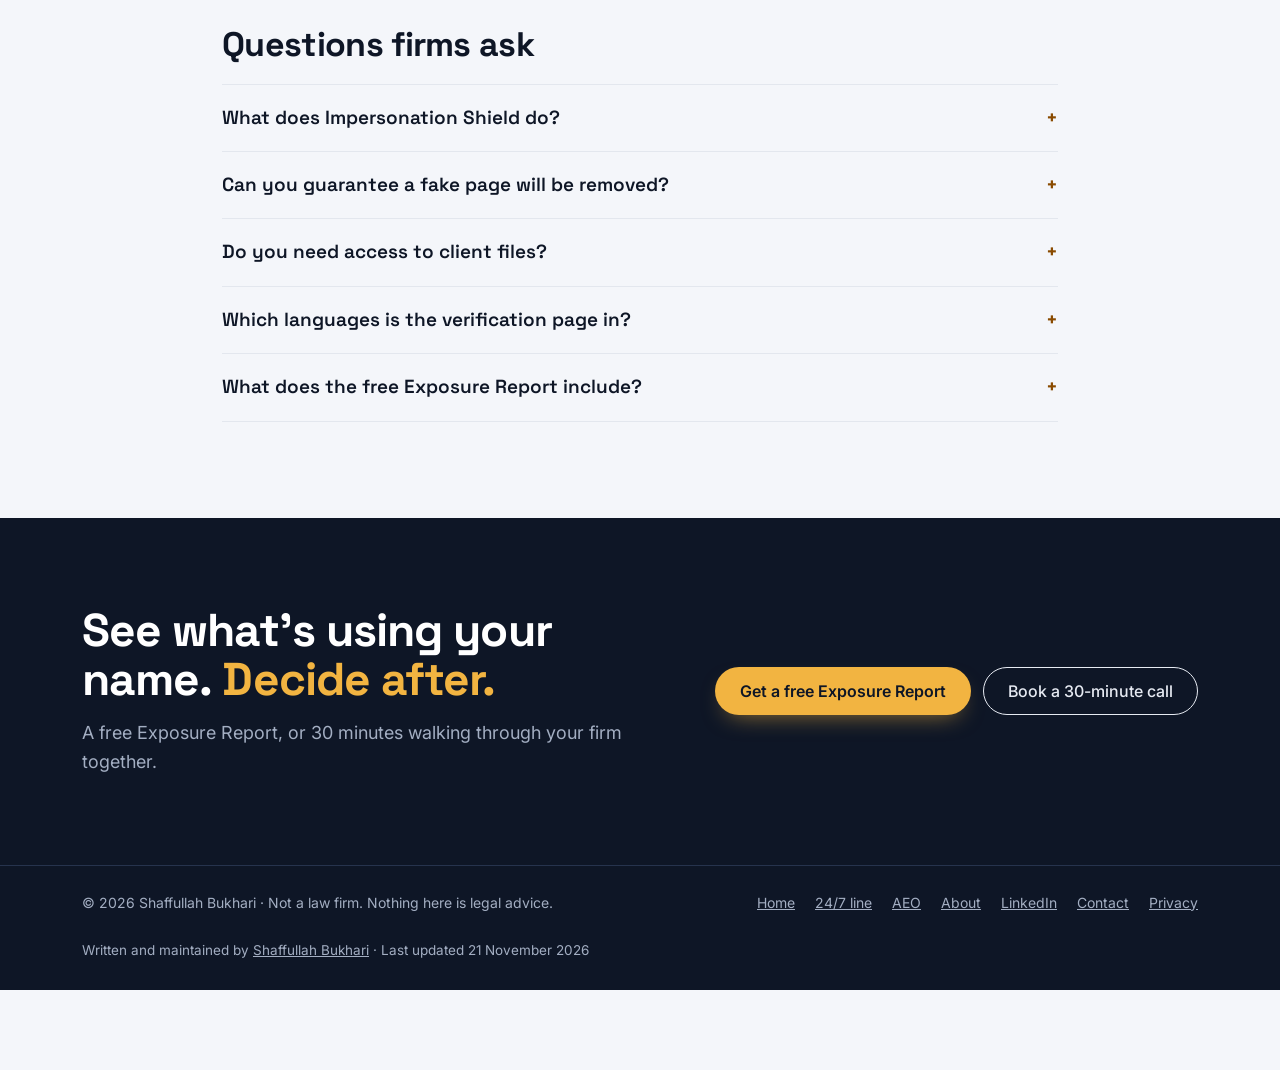
<file: shield-example.html>
<!doctype html>
<html lang="en">
<head>
<meta charset="utf-8">
<title>Impersonation Shield | Shaffullah Bukhari</title>
<meta name="robots" content="noindex, follow">
<link rel="canonical" href="https://shaffullah.com/shield/">
<meta http-equiv="refresh" content="0; url=/shield/">
</head>
<body>
<p>Impersonation Shield has moved to <a href="/shield/">shaffullah.com</a>.</p>
</body>
</html>
</file>
<file: assets/css/site.css>
/* shaffullah.com — navy + amber, Space Grotesk + Inter */
:root {
  --navy: #0E1626; --navy-2: #16223A; --line-dark: #26334D; --line-dark-2: #3A4A68;
  --amber: #F2B441; --amber-hover: #E8A52C; --amber-soft: #FFF4DC; --amber-ink: #8A4B00;
  --ink: #0E1626; --muted: #4B5563; --muted-2: #6B7280; --muted-light: #A3AEC2; --on-dark: #E6EAF2;
  --bg: #F4F6FA; --card: #FFFFFF; --line: #E3E7EE; --field: #C9D0DC;
  --green: #157347; --green-soft: #E7F5EE; --red: #B42318; --red-soft: #FDE8E6;
  --head: 'Space Grotesk', system-ui, sans-serif;
  --body: 'Inter', system-ui, -apple-system, 'Segoe UI', Roboto, sans-serif;
}
* { box-sizing: border-box; }
html { -webkit-text-size-adjust: 100%; scroll-behavior: smooth; }
body { margin: 0; background: var(--bg); color: var(--ink); font-family: var(--body); font-size: 17px; line-height: 1.6; -webkit-font-smoothing: antialiased; }
img { max-width: 100%; }
a { color: var(--amber-ink); }
a:hover { color: #5C3200; }
h1, h2, h3 { font-family: var(--head); letter-spacing: -0.02em; margin: 0; line-height: 1.1; }
p { margin: 0; }
:focus-visible { outline: 3px solid var(--amber); outline-offset: 2px; }
.wrap { max-width: 1180px; margin: 0 auto; padding: 0 32px; }
.skip { position: absolute; left: -9999px; top: 8px; background: var(--amber); color: var(--navy); padding: 8px 14px; border-radius: 8px; z-index: 10; }
.skip:focus { left: 12px; }
.sr { position: absolute; width: 1px; height: 1px; overflow: hidden; clip: rect(0 0 0 0); white-space: nowrap; }
.amber { color: var(--amber); }

/* type */
.eyebrow { margin: 0 0 14px; font-size: 13px; font-weight: 600; letter-spacing: 0.14em; text-transform: uppercase; color: var(--amber-ink); }
.on-dark .eyebrow, .eyebrow-amber { color: var(--amber); }
.h1 { font-weight: 700; font-size: clamp(40px, 5.4vw, 64px); line-height: 1.03; letter-spacing: -0.035em; color: #fff; }
.h2 { font-weight: 700; font-size: clamp(32px, 4.2vw, 46px); line-height: 1.08; }
.h2-sm { font-weight: 700; font-size: clamp(26px, 3vw, 34px); line-height: 1.12; }
.lead { font-size: 19px; color: var(--muted-light); max-width: 56ch; }
.sub { margin-top: 14px; color: var(--muted); font-size: 18px; max-width: 64ch; }
.on-dark .sub { color: var(--muted-light); }
.fine { font-size: 14px; color: var(--muted-light); }
.muted { color: var(--muted-2); }

/* buttons */
.btn { display: inline-flex; align-items: center; justify-content: center; gap: 10px; min-height: 48px; padding: 13px 24px; border-radius: 999px; border: 1px solid transparent; font: inherit; font-weight: 600; font-size: 16px; text-decoration: none; cursor: pointer; line-height: 1.2; text-align: center; }
.btn-sm { min-height: 42px; padding: 9px 18px; font-size: 15px; }
.btn-amber { background: var(--amber); color: var(--navy); box-shadow: 0 10px 24px -12px rgba(242, 180, 65, 0.7); }
.btn-amber:hover { background: var(--amber-hover); color: var(--navy); }
.btn-navy { background: var(--navy); color: #fff; }
.btn-navy:hover { background: #1C2B47; color: #fff; }
.btn-outline { background: #fff; color: var(--ink); border-color: var(--field); }
.btn-outline:hover { border-color: var(--ink); color: var(--ink); }
.btn-outline-dark { background: transparent; color: var(--on-dark); border-color: var(--on-dark); font-weight: 500; }
.btn-outline-dark:hover { color: #fff; border-color: #fff; }
.btn-ghost-dark { background: transparent; color: var(--on-dark); border-color: var(--line-dark-2); font-weight: 500; }
.btn-ghost-dark:hover { color: #fff; border-color: var(--on-dark); }
.btn-row { display: flex; flex-wrap: wrap; gap: 12px; }

/* header */
.site-head { background: var(--navy); color: var(--on-dark); }
.nav-bar { display: flex; align-items: center; justify-content: space-between; gap: 20px; padding-top: 22px; padding-bottom: 22px; flex-wrap: wrap; }
.logo { color: #fff; text-decoration: none; font-family: var(--head); font-weight: 700; font-size: 22px; }
.logo:hover { color: #fff; }
.logo span { color: var(--amber); }
.logo-sub { margin-left: 12px; font-size: 14px; color: var(--muted-light); font-family: var(--body); font-weight: 400; }
.navlinks { display: flex; gap: 28px; font-size: 15px; font-weight: 500; }
.navlinks a { color: var(--on-dark); text-decoration: none; }
.navlinks a:hover, .navlinks a[aria-current=page] { color: var(--amber); }
.nav-ctas { display: flex; gap: 10px; flex-wrap: wrap; }

/* hero */
.hero { padding-top: 48px; padding-bottom: 96px; }
.hero-grid { display: grid; grid-template-columns: minmax(0, 1.12fr) minmax(0, 0.88fr); gap: 56px; align-items: center; }
.pill-status { margin: 0 0 22px; display: inline-flex; align-items: center; gap: 10px; padding: 8px 16px 8px 12px; border-radius: 999px; background: var(--navy-2); border: 1px solid var(--line-dark); font-size: 14px; color: var(--on-dark); }
.pill-status i { width: 9px; height: 9px; border-radius: 50%; background: #22C55E; box-shadow: 0 0 0 4px rgba(34, 197, 94, 0.18); }
.hero .lead { margin: 24px 0 34px; }
.hero .lead b { color: #fff; font-weight: 600; }
.hero .fine { margin-top: 22px; }
.stack { display: flex; flex-direction: column; gap: 14px; }
.proof-card { background: #fff; color: var(--ink); border-radius: 22px; padding: 20px 22px; box-shadow: 0 30px 70px -30px rgba(0, 0, 0, 0.6); }
.proof-top { display: flex; justify-content: space-between; align-items: center; gap: 12px; margin-bottom: 10px; }
.tag { font-size: 12px; font-weight: 600; letter-spacing: 0.12em; text-transform: uppercase; color: var(--amber-ink); }
.on-dark .tag, .proof-mini .tag { color: var(--amber); }
.badge-red { font-size: 12px; font-weight: 700; padding: 3px 9px; border-radius: 999px; background: var(--red-soft); color: var(--red); }
.proof-card p { font-size: 15px; color: var(--muted); }
.proof-card b { color: var(--ink); }
.proof-pair { display: grid; grid-template-columns: repeat(2, minmax(0, 1fr)); gap: 14px; }
.proof-mini { display: block; text-decoration: none; background: var(--navy-2); border: 1px solid var(--line-dark); border-radius: 22px; padding: 20px; color: var(--muted-light); }
.proof-mini:hover { border-color: var(--line-dark-2); color: var(--muted-light); }
.proof-mini .big { display: block; margin: 8px 0 4px; font-family: var(--head); font-weight: 700; font-size: 44px; line-height: 1; color: #fff; }
.proof-mini .big small { font-size: 20px; color: var(--muted-light); }
.proof-mini span:last-child { font-size: 14px; }
.stack-note { font-size: 13px; color: var(--muted-light); text-align: right; }

/* sections */
.section { padding-top: 96px; padding-bottom: 96px; }
.section-tight { padding-top: 72px; padding-bottom: 72px; }
.band-white { background: #fff; border-top: 1px solid var(--line); border-bottom: 1px solid var(--line); }
.band-navy { background: var(--navy); color: var(--on-dark); }
.band-navy .h2, .band-navy h3 { color: #fff; }
.two { display: grid; grid-template-columns: minmax(0, 1fr) minmax(0, 1fr); gap: 48px; align-items: center; }
.two-910 { grid-template-columns: minmax(0, 0.9fr) minmax(0, 1.1fr); }
.two-1109 { grid-template-columns: minmax(0, 1.1fr) minmax(0, 0.9fr); }
.top-align { align-items: start; }
.grid-auto { display: grid; grid-template-columns: repeat(auto-fit, minmax(280px, 1fr)); gap: 16px; }
.grid-auto-sm { display: grid; grid-template-columns: repeat(auto-fit, minmax(240px, 1fr)); gap: 16px; }
.card { background: #fff; border: 1px solid var(--line); border-radius: 22px; padding: 28px; }
.card-soft { background: var(--bg); border: 1px solid var(--line); border-radius: 20px; padding: 22px; }
.card h3 { font-size: 22px; }

/* free reports */
.report-form { background: var(--navy); color: var(--on-dark); border-radius: 24px; padding: 26px; display: flex; flex-direction: column; gap: 14px; box-shadow: 0 30px 60px -36px rgba(14, 22, 38, 0.7); }
.report-form label, .report-form legend { font-size: 14px; font-weight: 600; }
.report-form input[type=text], .report-form input[type=email] { width: 100%; margin-top: 8px; font: inherit; font-size: 17px; padding: 14px 16px; border-radius: 12px; border: 0; color: var(--ink); }
.report-form fieldset { border: 0; margin: 0; padding: 0; }
.report-form legend { margin-bottom: 10px; }
.choices { display: flex; flex-wrap: wrap; gap: 10px; }
.choice input { position: absolute; opacity: 0; pointer-events: none; }
.choice span { display: inline-flex; padding: 10px 16px; border-radius: 999px; border: 1px solid var(--line-dark-2); color: var(--on-dark); font-size: 15px; font-weight: 600; cursor: pointer; }
.choice input:checked + span { background: var(--amber); border-color: var(--amber); color: var(--navy); }
.choice input:focus-visible + span { outline: 3px solid var(--amber); outline-offset: 2px; }
.report-blurb { font-size: 14.5px; color: var(--muted-light); }
.report-form .btn { font-size: 17px; font-weight: 700; }
.link-card { display: flex; flex-direction: column; gap: 8px; background: var(--bg); border: 1px solid var(--line); border-radius: 20px; padding: 22px; text-decoration: none; color: var(--ink); }
.link-card:hover { border-color: var(--amber); color: var(--ink); }
.link-card .tag { font-weight: 700; letter-spacing: 0.1em; }
.link-card p { font-size: 15.5px; color: var(--muted); }
.link-card .go { margin-top: auto; font-size: 15px; font-weight: 600; color: var(--amber-ink); }

/* services */
.svc { display: flex; flex-direction: column; gap: 14px; }
.svc-top { display: flex; justify-content: space-between; align-items: center; gap: 12px; }
.svc-n { font-family: var(--head); font-weight: 700; font-size: 15px; color: var(--amber-ink); }
.chip { font-size: 12px; font-weight: 700; letter-spacing: 0.08em; text-transform: uppercase; padding: 4px 10px; border-radius: 999px; background: var(--amber-soft); color: var(--amber-ink); }
.svc p { color: var(--muted); }
.svc ul, .ticks { margin: 0; padding-left: 20px; color: var(--muted); font-size: 15.5px; display: flex; flex-direction: column; gap: 6px; }
.svc .btn { margin-top: auto; align-self: flex-start; }

/* self-check */
.qrow { display: flex; gap: 14px; align-items: center; justify-content: space-between; flex-wrap: wrap; border-top: 1px solid var(--line); padding-top: 12px; }
.qrow + .qrow { margin-top: 10px; }
.qrow > span { flex: 1 1 300px; font-size: 16px; }
.yn { display: flex; gap: 8px; }
.yn button { min-width: 64px; min-height: 44px; padding: 10px 16px; border-radius: 999px; border: 1px solid var(--field); background: #fff; color: var(--ink); font: inherit; font-size: 15px; font-weight: 600; cursor: pointer; }
.yn button[aria-pressed=true].y { background: var(--green); border-color: var(--green); color: #fff; }
.yn button[aria-pressed=true].n { background: var(--red); border-color: var(--red); color: #fff; }
.result-card { background: var(--navy); color: var(--on-dark); border-radius: 26px; padding: 30px; display: flex; flex-direction: column; gap: 16px; }
.result-card .label { font-size: 13px; font-weight: 600; letter-spacing: 0.12em; text-transform: uppercase; color: var(--muted-light); }
.score-line { display: flex; align-items: baseline; gap: 12px; flex-wrap: wrap; color: var(--muted-light); }
.score-line b { font-family: var(--head); font-size: 52px; line-height: 1; color: #fff; }
.meter { height: 10px; border-radius: 999px; background: var(--line-dark); overflow: hidden; }
.meter span { display: block; height: 100%; width: 0; background: var(--muted-light); transition: width .4s ease, background .4s; }
.level { font-family: var(--head); font-weight: 700; font-size: 22px; color: var(--muted-light); }
.gap-list { display: flex; flex-direction: column; gap: 10px; margin: 0; padding: 0; list-style: none; }
.gap-list li { background: var(--navy-2); border: 1px solid var(--line-dark); border-radius: 14px; padding: 12px 14px; animation: rise .35s ease; }
.gap-list b { display: block; color: #fff; font-size: 15px; }
.gap-list span { font-size: 14px; color: var(--muted-light); }

/* shield steps */
.steps { display: flex; flex-direction: column; gap: 8px; }
.steps button { display: flex; gap: 14px; align-items: center; text-align: left; padding: 14px 18px; border-radius: 16px; border: 1px solid var(--line); background: #fff; color: var(--ink); cursor: pointer; font: inherit; font-size: 17px; font-weight: 600; }
.steps button span { font-family: var(--head); font-size: 14px; color: var(--amber-ink); }
.steps button[aria-selected=true] { background: var(--navy); border-color: var(--navy); color: #fff; }
.steps button[aria-selected=true] span { color: var(--amber); }
.step-panel { background: var(--navy); color: var(--on-dark); border-radius: 26px; padding: 34px; min-height: 100%; }
.step-panel .tag { font-family: var(--head); font-weight: 700; letter-spacing: 0; text-transform: none; font-size: 16px; color: var(--amber); }
.step-panel h3 { font-size: 28px; color: #fff; margin: 10px 0 12px; }
.step-panel p { color: var(--muted-light); font-size: 17px; margin-bottom: 20px; }
.step-panel .small-cap { font-size: 12px; font-weight: 600; letter-spacing: 0.1em; text-transform: uppercase; color: var(--muted-light); margin-bottom: 8px; }
.mono-box { background: var(--navy-2); border: 1px solid var(--line-dark); border-radius: 16px; padding: 16px 18px; font-size: 14.5px; color: var(--on-dark); font-family: ui-monospace, Consolas, monospace; white-space: pre-wrap; margin: 0; }
.sources { margin-top: 22px; font-size: 14px; color: var(--muted); }

/* verify demo */
.verify-card { background: #fff; color: var(--ink); border-radius: 24px; padding: 26px; box-shadow: 0 30px 70px -30px rgba(0, 0, 0, 0.6); }
.verify-card h3 { font-size: 22px; margin: 4px 0 14px; }
.verify-form { display: flex; gap: 8px; flex-wrap: wrap; }
.verify-form input { flex: 1 1 220px; min-width: 0; font: inherit; font-size: 16px; padding: 13px 14px; border-radius: 12px; border: 1px solid var(--field); color: var(--ink); }
.verify-form button { padding: 13px 22px; border-radius: 12px; border: 0; background: var(--amber); color: var(--navy); font: inherit; font-weight: 700; font-size: 16px; cursor: pointer; }
.samples { display: flex; flex-wrap: wrap; gap: 8px; margin-top: 12px; align-items: center; font-size: 13px; color: var(--muted-2); }
.samples button { min-height: 36px; padding: 6px 12px; border-radius: 999px; border: 1px solid var(--field); background: var(--bg); font: inherit; font-size: 13.5px; cursor: pointer; color: var(--ink); }
.verdict { margin-top: 18px; border-radius: 16px; padding: 16px 18px; border: 2px solid; }
.verdict b { display: block; font-family: var(--head); font-size: 19px; }
.verdict span { font-size: 15px; color: var(--ink); }
.v-official { background: #E5F6EC; border-color: #9FD6B6; } .v-official b { color: #0F7A43; }
.v-bad { background: #FDEAE8; border-color: #F0AAA4; } .v-bad b { color: #B3261E; }
.v-unknown { background: #FFF4D9; border-color: #ECD08A; } .v-unknown b { color: #7A5000; }

/* night call */
.phone { background: var(--navy); border-radius: 28px; padding: 12px; }
.phone-top { display: flex; align-items: center; justify-content: space-between; padding: 12px 14px 14px; color: var(--on-dark); font-weight: 600; gap: 12px; }
.phone-top button { min-height: 40px; padding: 8px 16px; border-radius: 999px; border: 0; background: var(--amber); color: var(--navy); font: inherit; font-weight: 700; font-size: 14px; cursor: pointer; }
.chat { background: #F7F8FB; border-radius: 20px; padding: 18px 16px; min-height: 360px; display: flex; flex-direction: column; gap: 12px; }
.msg { max-width: 86%; display: flex; flex-direction: column; gap: 4px; animation: rise .35s ease; }
.msg .who { font-size: 11px; font-weight: 600; letter-spacing: 0.08em; text-transform: uppercase; color: var(--muted-2); }
.msg .text { padding: 11px 14px; border-radius: 18px; font-size: 15.5px; line-height: 1.45; }
.msg .en { font-size: 12.5px; color: var(--muted-2); padding: 0 6px; }
.msg.ai { align-self: flex-start; }
.msg.ai .text { background: var(--amber); }
.msg.caller { align-self: flex-end; text-align: right; }
.msg.caller .text { background: #fff; border: 1px solid var(--line); text-align: left; }
.call-done { padding: 12px 14px; border-radius: 14px; border: 1px dashed var(--field); background: #fff; font-size: 14px; animation: rise .35s ease; }
.chat-empty { margin: auto; color: var(--muted-2); font-size: 15px; text-align: center; }

/* pricing */
.price-card { border: 1px solid var(--line); border-radius: 22px; padding: 26px; display: flex; flex-direction: column; gap: 10px; background: #fff; }
.price-card.featured { border: 2px solid var(--amber); background: #FFFDF6; }
.price-card h3 { font-size: 20px; }
.price-card .price { font-family: var(--head); font-weight: 700; font-size: 34px; }
.price-card .price-sm { font-family: var(--head); font-weight: 700; font-size: 28px; line-height: 1.25; }
.price-card p { color: var(--muted); font-size: 15px; }
.price-card .btn { margin-top: auto; }
.badge-dark { font-size: 12px; font-weight: 700; padding: 4px 10px; border-radius: 999px; background: var(--navy); color: var(--amber); }
.promise { border-radius: 20px; padding: 24px; }
.promise h3 { font-size: 19px; margin-bottom: 8px; }
.promise p { font-size: 15.5px; }
.promise-good { background: var(--green-soft); } .promise-good h3 { color: var(--green); }
.promise-honest { background: var(--amber-soft); } .promise-honest h3 { color: var(--amber-ink); }

/* about, learn band, faq, cta */
.about { background: #fff; border: 1px solid var(--line); border-radius: 28px; overflow: hidden; display: grid; grid-template-columns: minmax(0, 0.8fr) minmax(0, 1.2fr); }
.about img { display: block; width: 100%; height: 100%; min-height: 360px; object-fit: cover; object-position: 50% 20%; }
.about-body { padding: 44px; }
.about-body p { margin-top: 14px; color: var(--muted); }
.learn-band { background: var(--navy-2); color: var(--on-dark); border-radius: 26px; padding: 40px 44px; display: flex; flex-wrap: wrap; gap: 28px; align-items: center; justify-content: space-between; }
.learn-band > div { flex: 1 1 520px; }
.learn-band h2 { color: #fff; }
.learn-band p { margin-top: 10px; color: var(--muted-light); }
.faq details { border-top: 1px solid var(--line); padding: 18px 0; }
.faq details:last-child { border-bottom: 1px solid var(--line); }
.faq summary { cursor: pointer; font-family: var(--head); font-weight: 600; font-size: 19px; list-style: none; display: flex; justify-content: space-between; gap: 16px; }
.faq summary::-webkit-details-marker { display: none; }
.faq summary::after { content: '+'; color: var(--amber-ink); font-weight: 700; }
.faq details[open] summary::after { content: '–'; }
.faq details p { margin-top: 10px; color: var(--muted); }
.cta-final { display: flex; flex-wrap: wrap; gap: 28px; align-items: center; justify-content: space-between; padding-top: 88px; padding-bottom: 88px; }
.cta-final > div:first-child { flex: 1 1 520px; }
.site-foot { border-top: 1px solid var(--line-dark); }
.foot-row { display: flex; flex-wrap: wrap; gap: 14px 32px; justify-content: space-between; padding-top: 26px; padding-bottom: 26px; font-size: 14px; color: var(--muted-light); }
.foot-links { display: flex; flex-wrap: wrap; gap: 20px; }
.site-foot a { color: var(--muted-light); }
.byline { padding-bottom: 28px; font-size: 13.5px; color: var(--muted-light); }

/* forms (line, learn) */
.form-card { background: #fff; border: 1px solid var(--line); border-radius: 24px; padding: 28px; display: grid; grid-template-columns: repeat(auto-fit, minmax(220px, 1fr)); gap: 16px; }
.form-card label, .form-card legend { display: flex; flex-direction: column; gap: 6px; font-size: 14px; font-weight: 600; color: var(--muted); }
.form-card input[type=text], .form-card input[type=email], .form-card select, .form-card textarea { font: inherit; font-size: 16px; font-weight: 400; padding: 12px 14px; border-radius: 12px; border: 1px solid var(--field); color: var(--ink); background: #fff; width: 100%; }
.form-card textarea { resize: vertical; }
.form-card .full { grid-column: 1 / -1; }
.form-card fieldset { border: 0; margin: 0; padding: 0; }
.form-card legend { margin-bottom: 8px; }
.toggles { display: flex; flex-wrap: wrap; gap: 8px; }
.toggle input { position: absolute; opacity: 0; pointer-events: none; }
.toggle span { display: inline-flex; min-height: 40px; align-items: center; padding: 8px 14px; border-radius: 999px; border: 1px solid var(--field); background: #fff; color: var(--ink); font-size: 14.5px; font-weight: 600; cursor: pointer; }
.toggle input:checked + span { background: var(--amber-soft); border-color: var(--amber); color: var(--amber-ink); }
.toggle input:focus-visible + span { outline: 3px solid var(--amber); outline-offset: 2px; }
.consent { flex-direction: row !important; align-items: flex-start; gap: 10px !important; font-weight: 400 !important; font-size: 14px !important; color: var(--muted) !important; }
.consent input { width: 20px; height: 20px; margin: 1px 0 0; flex: none; accent-color: var(--navy); }
.hp { position: absolute; left: -9999px; width: 1px; height: 1px; overflow: hidden; }
.form-status { grid-column: 1 / -1; margin: 0; padding: 12px 14px; border-radius: 12px; font-size: 15px; }
.form-status.ok { background: var(--green-soft); color: var(--green); }
.form-status.err { background: var(--red-soft); color: var(--red); }
.form-note { grid-column: 1 / -1; font-size: 13px; color: var(--muted-2); text-align: center; }

/* line page */
.summary-card { background: #fff; color: var(--ink); border-radius: 24px; padding: 24px; box-shadow: 0 30px 70px -30px rgba(0, 0, 0, 0.6); }
.summary-card dl { margin: 0; display: grid; grid-template-columns: 112px 1fr; gap: 8px 14px; font-size: 15px; }
.summary-card dt { color: var(--muted-2); }
.summary-card dd { margin: 0; }
.video { position: relative; display: block; aspect-ratio: 16 / 9; border-radius: 24px; overflow: hidden; background: var(--navy-2); border: 1px solid var(--line-dark); }
.video iframe { position: absolute; inset: 0; width: 100%; height: 100%; border: 0; }
.try-card { background: #fff; color: var(--ink); border-radius: 26px; padding: 26px; box-shadow: 0 30px 70px -30px rgba(0, 0, 0, 0.6); }
.lang-row { display: flex; flex-wrap: wrap; gap: 8px; }
.lang-row button { min-height: 42px; padding: 9px 16px; border-radius: 999px; border: 1px solid var(--field); background: #fff; color: var(--ink); font: inherit; font-size: 15px; font-weight: 600; cursor: pointer; }
.lang-row button[aria-pressed=true] { background: var(--navy); border-color: var(--navy); color: #fff; }
.try-box { margin-top: 18px; background: var(--bg); border-radius: 20px; padding: 18px; min-height: 160px; display: flex; flex-direction: column; gap: 12px; }
.try-status { display: flex; align-items: center; gap: 10px; font-size: 14px; color: var(--muted); }
.try-status i { width: 10px; height: 10px; border-radius: 50%; background: var(--field); }
.try-status.live i { background: #22C55E; animation: pulse 1.6s infinite; }
.greeting { padding: 12px 14px; border-radius: 18px; background: var(--amber); font-size: 16px; line-height: 1.45; }
.step-num { width: 34px; height: 34px; border-radius: 50%; background: var(--navy); color: var(--amber); display: grid; place-items: center; font-family: var(--head); font-weight: 700; font-size: 15px; }
.steps-3 { list-style: none; margin: 28px 0 0; padding: 0; display: flex; flex-direction: column; gap: 16px; }
.steps-3 li { display: flex; gap: 14px; }
.steps-3 .n { flex: none; width: 30px; height: 30px; border-radius: 50%; background: var(--amber-soft); color: var(--amber-ink); display: grid; place-items: center; font-weight: 700; font-size: 14px; }

/* learn page */
.track { display: flex; flex-direction: column; gap: 12px; }
.track .n { font-family: var(--head); font-weight: 700; font-size: 14px; color: var(--amber-ink); }

/* prose (privacy) */
.prose { max-width: 760px; }
.prose h2 { font-size: 24px; margin: 36px 0 10px; }
.prose p, .prose li { color: var(--muted); }
.prose p + p { margin-top: 12px; }
.prose ul { padding-left: 22px; display: flex; flex-direction: column; gap: 6px; }

/* mobile menu */
.mnav { display: none; position: relative; }
.mnav summary { list-style: none; cursor: pointer; min-height: 42px; padding: 9px 16px; border-radius: 999px; border: 1px solid var(--line-dark-2); color: var(--on-dark); font-weight: 600; font-size: 15px; display: inline-flex; align-items: center; gap: 8px; }
.mnav summary::-webkit-details-marker { display: none; }
.mnav[open] summary { background: var(--navy-2); }
.mnav-panel { position: absolute; right: 0; top: calc(100% + 8px); z-index: 30; background: var(--navy-2); border: 1px solid var(--line-dark); border-radius: 16px; padding: 8px; width: min(260px, calc(100vw - 32px)); display: flex; flex-direction: column; box-shadow: 0 20px 40px -20px rgba(0, 0, 0, 0.6); }
.mnav-panel a { color: var(--on-dark); text-decoration: none; padding: 11px 12px; border-radius: 10px; font-weight: 500; }
.mnav-panel a:hover, .mnav-panel a[aria-current=page] { background: var(--line-dark); color: #fff; }

/* report request form extras */
.opt-dark { font-weight: 400; color: var(--muted-light); }
.consent-dark { display: flex; gap: 10px; align-items: flex-start; font-weight: 400 !important; font-size: 14px !important; color: var(--muted-light); }
.consent-dark input { width: 20px; height: 20px; margin: 1px 0 0; flex: none; accent-color: var(--amber); }
.form-msg { margin: 0; padding: 12px 14px; border-radius: 12px; font-size: 15px; }
.form-msg.ok { background: #E7F5EE; color: #0F5A35; }
.form-msg.err { background: var(--red-soft); color: var(--red); }
.form-msg a { color: inherit; font-weight: 600; }

@keyframes rise { from { opacity: 0; transform: translateY(8px); } to { opacity: 1; transform: none; } }
@keyframes pulse { 0% { box-shadow: 0 0 0 0 rgba(34, 197, 94, .55); } 70% { box-shadow: 0 0 0 12px rgba(34, 197, 94, 0); } 100% { box-shadow: 0 0 0 0 rgba(34, 197, 94, 0); } }
@media (prefers-reduced-motion: reduce) { * { animation: none !important; transition: none !important; scroll-behavior: auto !important; } }

@media (max-width: 960px) {
  .navlinks { display: none; }
  .mnav { display: block; }
  .hero-grid, .two, .about { grid-template-columns: 1fr; }
  .about img { min-height: 280px; max-height: 420px; }
}
@media (max-width: 640px) {
  .wrap { padding: 0 16px; }
  body { font-size: 16px; }
  .hero { padding-top: 28px; padding-bottom: 64px; }
  .section { padding-top: 64px; padding-bottom: 64px; }
  .section-tight { padding-top: 48px; padding-bottom: 48px; }
  .card, .result-card, .step-panel, .about-body { padding: 22px; }
  .learn-band { padding: 28px 22px; }
  .proof-pair { grid-template-columns: 1fr; }
  .nav-ctas .btn-ghost-dark { display: none; }
  .nav-bar { position: relative; }
  .mnav { position: static; }
  .mnav-panel { left: 16px; right: 16px; width: auto; top: calc(100% - 6px); }
  .logo-sub { display: none; }
  .cta-final { padding-top: 64px; padding-bottom: 64px; }
  .summary-card dl { grid-template-columns: 1fr; gap: 2px; }
  .summary-card dd { margin-bottom: 8px; }
}
</file>
